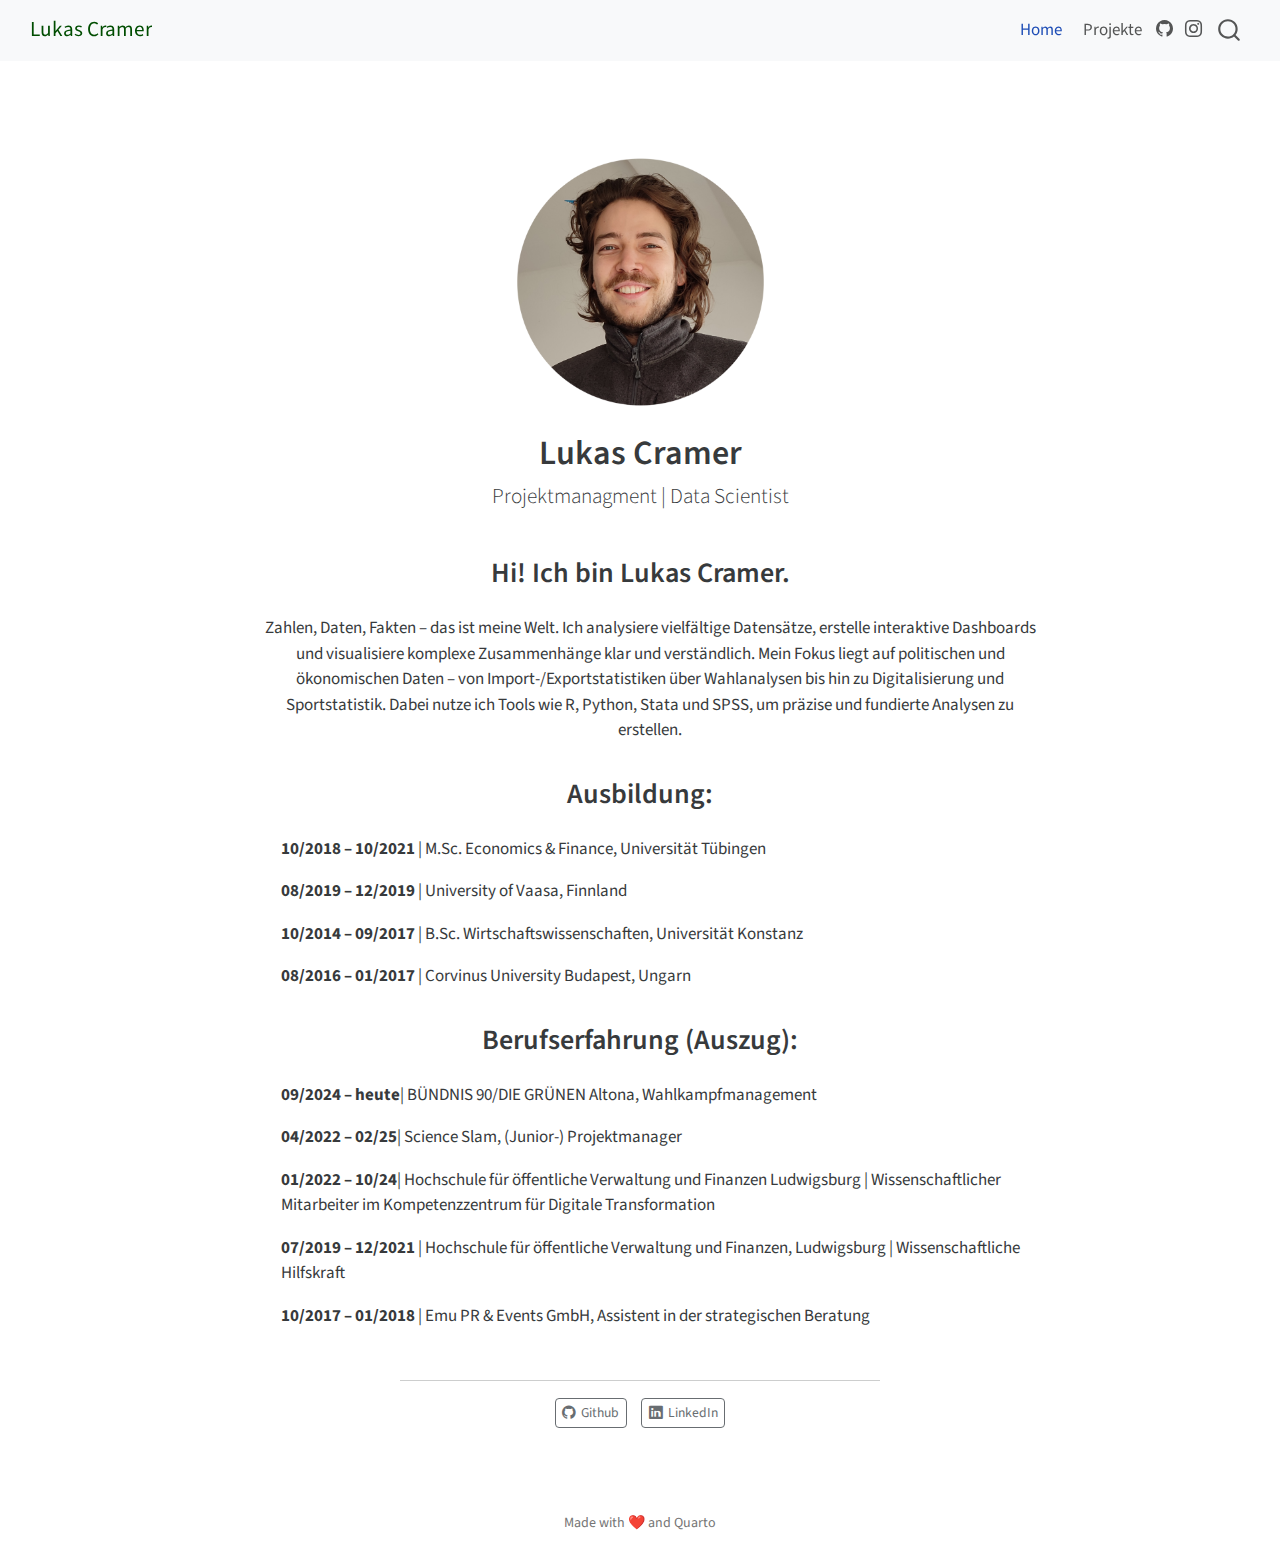
<file: docs/index.html>
<!DOCTYPE html>
<html xmlns="http://www.w3.org/1999/xhtml" lang="en" xml:lang="en"><head>

<meta charset="utf-8">
<meta name="generator" content="quarto-1.6.42">

<meta name="viewport" content="width=device-width, initial-scale=1.0, user-scalable=yes">


<title>Lukas Cramer – Home</title>
<style>
code{white-space: pre-wrap;}
span.smallcaps{font-variant: small-caps;}
div.columns{display: flex; gap: min(4vw, 1.5em);}
div.column{flex: auto; overflow-x: auto;}
div.hanging-indent{margin-left: 1.5em; text-indent: -1.5em;}
ul.task-list{list-style: none;}
ul.task-list li input[type="checkbox"] {
  width: 0.8em;
  margin: 0 0.8em 0.2em -1em; /* quarto-specific, see https://github.com/quarto-dev/quarto-cli/issues/4556 */ 
  vertical-align: middle;
}
</style>


<script src="site_libs/quarto-nav/quarto-nav.js"></script>
<script src="site_libs/quarto-nav/headroom.min.js"></script>
<script src="site_libs/clipboard/clipboard.min.js"></script>
<script src="site_libs/quarto-search/autocomplete.umd.js"></script>
<script src="site_libs/quarto-search/fuse.min.js"></script>
<script src="site_libs/quarto-search/quarto-search.js"></script>
<meta name="quarto:offset" content="./">
<script src="site_libs/quarto-html/quarto.js"></script>
<script src="site_libs/quarto-html/popper.min.js"></script>
<script src="site_libs/quarto-html/tippy.umd.min.js"></script>
<link href="site_libs/quarto-html/tippy.css" rel="stylesheet">
<link href="site_libs/quarto-html/quarto-syntax-highlighting-2f5df379a58b258e96c21c0638c20c03.css" rel="stylesheet" id="quarto-text-highlighting-styles">
<script src="site_libs/bootstrap/bootstrap.min.js"></script>
<link href="site_libs/bootstrap/bootstrap-icons.css" rel="stylesheet">
<link href="site_libs/bootstrap/bootstrap-0474817ce1b7bd80409b0462a27db4db.min.css" rel="stylesheet" append-hash="true" id="quarto-bootstrap" data-mode="light">
<script id="quarto-search-options" type="application/json">{
  "location": "navbar",
  "copy-button": false,
  "collapse-after": 3,
  "panel-placement": "end",
  "type": "overlay",
  "limit": 50,
  "keyboard-shortcut": [
    "f",
    "/",
    "s"
  ],
  "show-item-context": false,
  "language": {
    "search-no-results-text": "No results",
    "search-matching-documents-text": "matching documents",
    "search-copy-link-title": "Copy link to search",
    "search-hide-matches-text": "Hide additional matches",
    "search-more-match-text": "more match in this document",
    "search-more-matches-text": "more matches in this document",
    "search-clear-button-title": "Clear",
    "search-text-placeholder": "",
    "search-detached-cancel-button-title": "Cancel",
    "search-submit-button-title": "Submit",
    "search-label": "Search"
  }
}</script>


<meta property="og:title" content="Lukas Cramer – Home">
<meta property="og:description" content="Projektmanagment | Data Scientist">
<meta property="og:image" content="Lukas-Cramer.png">
<meta property="og:site_name" content="Home">
</head>

<body class="nav-fixed fullcontent">

<div id="quarto-search-results"></div>
  <header id="quarto-header" class="headroom fixed-top">
    <nav class="navbar navbar-expand-lg " data-bs-theme="dark">
      <div class="navbar-container container-fluid">
      <div class="navbar-brand-container mx-auto">
    <a class="navbar-brand" href="./index.html">
    <span class="navbar-title">Lukas Cramer</span>
    </a>
  </div>
            <div id="quarto-search" class="" title="Search"></div>
          <button class="navbar-toggler" type="button" data-bs-toggle="collapse" data-bs-target="#navbarCollapse" aria-controls="navbarCollapse" role="menu" aria-expanded="false" aria-label="Toggle navigation" onclick="if (window.quartoToggleHeadroom) { window.quartoToggleHeadroom(); }">
  <span class="navbar-toggler-icon"></span>
</button>
          <div class="collapse navbar-collapse" id="navbarCollapse">
            <ul class="navbar-nav navbar-nav-scroll ms-auto">
  <li class="nav-item">
    <a class="nav-link active" href="./index.html" aria-current="page"> 
<span class="menu-text">Home</span></a>
  </li>  
  <li class="nav-item">
    <a class="nav-link" href="./projekte.html"> 
<span class="menu-text">Projekte</span></a>
  </li>  
</ul>
          </div> <!-- /navcollapse -->
            <div class="quarto-navbar-tools">
    <a href="https://github.com/vetiveti" title="" class="quarto-navigation-tool px-1" aria-label=""><i class="bi bi-github"></i></a>
    <a href="https://www.instagram.com/cramer.lukas/" title="" class="quarto-navigation-tool px-1" aria-label=""><i class="bi bi-instagram"></i></a>
</div>
      </div> <!-- /container-fluid -->
    </nav>
</header>
<!-- content -->
<div id="quarto-content" class="quarto-container page-columns page-rows-contents page-layout-article page-navbar">
<!-- sidebar -->
<!-- margin-sidebar -->
    
<!-- main -->
<div class="quarto-about-jolla">
  <img src="Lukas-Cramer.png" class="about-image
  round " style="height: 15em; width: 15em;">
 <header id="title-block-header" class="quarto-title-block default">
<div class="quarto-title">
<h1 class="title">Lukas Cramer</h1>
<p class="subtitle lead">Projektmanagment | Data Scientist</p>
</div>
<div class="quarto-title-meta">
  </div>
</header><main class="content" id="quarto-document-content">
<section id="hi-ich-bin-lukas-cramer." class="level2">
<h2 data-anchor-id="hi-ich-bin-lukas-cramer.">Hi! Ich bin Lukas Cramer.</h2>
<div class="text-center">
<p>Zahlen, Daten, Fakten – das ist meine Welt. Ich analysiere vielfältige Datensätze, erstelle interaktive Dashboards und visualisiere komplexe Zusammenhänge klar und verständlich. Mein Fokus liegt auf politischen und ökonomischen Daten – von Import-/Exportstatistiken über Wahlanalysen bis hin zu Digitalisierung und Sportstatistik. Dabei nutze ich Tools wie R, Python, Stata und SPSS, um präzise und fundierte Analysen zu erstellen.</p>
</div>
</section>
<section id="ausbildung" class="level2">
<h2 data-anchor-id="ausbildung">Ausbildung:</h2>
<div class="text-left">
<p><strong>10/2018 – 10/2021</strong> | M.Sc. Economics &amp; Finance, Universität Tübingen</p>
<p><strong>08/2019 – 12/2019</strong> | University of Vaasa, Finnland</p>
<p><strong>10/2014 – 09/2017</strong> | B.Sc. Wirtschaftswissenschaften, Universität Konstanz</p>
<p><strong>08/2016 – 01/2017</strong> | Corvinus University Budapest, Ungarn</p>
</div>
</section>
<section id="berufserfahrung-auszug" class="level2">
<h2 data-anchor-id="berufserfahrung-auszug">Berufserfahrung (Auszug):</h2>
<div class="text-left">
<p><strong>09/2024 – heute</strong>| BÜNDNIS 90/DIE GRÜNEN Altona, Wahlkampfmanagement</p>
<p><strong>04/2022 – 02/25</strong>| Science Slam, (Junior-) Projektmanager</p>
<p><strong>01/2022 – 10/24</strong>| Hochschule für öffentliche Verwaltung und Finanzen Ludwigsburg | Wissenschaftlicher Mitarbeiter im Kompetenzzentrum für Digitale Transformation</p>
<p><strong>07/2019 – 12/2021</strong> | Hochschule für öffentliche Verwaltung und Finanzen, Ludwigsburg | Wissenschaftliche Hilfskraft</p>
<p><strong>10/2017 – 01/2018</strong> | Emu PR &amp; Events GmbH, Assistent in der strategischen Beratung</p>
</div>


</section>
</main> 
  <hr class="about-sep">
   <div class="about-links">
  <a href="https://github.com/vetiveti" class="about-link" rel="" target="">
    <i class="bi bi-github"></i>
     <span class="about-link-text">Github</span>
  </a>
  <a href="https://linkedin.com" class="about-link" rel="" target="">
    <i class="bi bi-linkedin"></i>
     <span class="about-link-text">LinkedIn</span>
  </a>
</div>
</div>
 <!-- /main -->
<script id="quarto-html-after-body" type="application/javascript">
window.document.addEventListener("DOMContentLoaded", function (event) {
  const toggleBodyColorMode = (bsSheetEl) => {
    const mode = bsSheetEl.getAttribute("data-mode");
    const bodyEl = window.document.querySelector("body");
    if (mode === "dark") {
      bodyEl.classList.add("quarto-dark");
      bodyEl.classList.remove("quarto-light");
    } else {
      bodyEl.classList.add("quarto-light");
      bodyEl.classList.remove("quarto-dark");
    }
  }
  const toggleBodyColorPrimary = () => {
    const bsSheetEl = window.document.querySelector("link#quarto-bootstrap");
    if (bsSheetEl) {
      toggleBodyColorMode(bsSheetEl);
    }
  }
  toggleBodyColorPrimary();  
  const isCodeAnnotation = (el) => {
    for (const clz of el.classList) {
      if (clz.startsWith('code-annotation-')) {                     
        return true;
      }
    }
    return false;
  }
  const onCopySuccess = function(e) {
    // button target
    const button = e.trigger;
    // don't keep focus
    button.blur();
    // flash "checked"
    button.classList.add('code-copy-button-checked');
    var currentTitle = button.getAttribute("title");
    button.setAttribute("title", "Copied!");
    let tooltip;
    if (window.bootstrap) {
      button.setAttribute("data-bs-toggle", "tooltip");
      button.setAttribute("data-bs-placement", "left");
      button.setAttribute("data-bs-title", "Copied!");
      tooltip = new bootstrap.Tooltip(button, 
        { trigger: "manual", 
          customClass: "code-copy-button-tooltip",
          offset: [0, -8]});
      tooltip.show();    
    }
    setTimeout(function() {
      if (tooltip) {
        tooltip.hide();
        button.removeAttribute("data-bs-title");
        button.removeAttribute("data-bs-toggle");
        button.removeAttribute("data-bs-placement");
      }
      button.setAttribute("title", currentTitle);
      button.classList.remove('code-copy-button-checked');
    }, 1000);
    // clear code selection
    e.clearSelection();
  }
  const getTextToCopy = function(trigger) {
      const codeEl = trigger.previousElementSibling.cloneNode(true);
      for (const childEl of codeEl.children) {
        if (isCodeAnnotation(childEl)) {
          childEl.remove();
        }
      }
      return codeEl.innerText;
  }
  const clipboard = new window.ClipboardJS('.code-copy-button:not([data-in-quarto-modal])', {
    text: getTextToCopy
  });
  clipboard.on('success', onCopySuccess);
  if (window.document.getElementById('quarto-embedded-source-code-modal')) {
    const clipboardModal = new window.ClipboardJS('.code-copy-button[data-in-quarto-modal]', {
      text: getTextToCopy,
      container: window.document.getElementById('quarto-embedded-source-code-modal')
    });
    clipboardModal.on('success', onCopySuccess);
  }
    var localhostRegex = new RegExp(/^(?:http|https):\/\/localhost\:?[0-9]*\//);
    var mailtoRegex = new RegExp(/^mailto:/);
      var filterRegex = new RegExp('/' + window.location.host + '/');
    var isInternal = (href) => {
        return filterRegex.test(href) || localhostRegex.test(href) || mailtoRegex.test(href);
    }
    // Inspect non-navigation links and adorn them if external
 	var links = window.document.querySelectorAll('a[href]:not(.nav-link):not(.navbar-brand):not(.toc-action):not(.sidebar-link):not(.sidebar-item-toggle):not(.pagination-link):not(.no-external):not([aria-hidden]):not(.dropdown-item):not(.quarto-navigation-tool):not(.about-link)');
    for (var i=0; i<links.length; i++) {
      const link = links[i];
      if (!isInternal(link.href)) {
        // undo the damage that might have been done by quarto-nav.js in the case of
        // links that we want to consider external
        if (link.dataset.originalHref !== undefined) {
          link.href = link.dataset.originalHref;
        }
      }
    }
  function tippyHover(el, contentFn, onTriggerFn, onUntriggerFn) {
    const config = {
      allowHTML: true,
      maxWidth: 500,
      delay: 100,
      arrow: false,
      appendTo: function(el) {
          return el.parentElement;
      },
      interactive: true,
      interactiveBorder: 10,
      theme: 'quarto',
      placement: 'bottom-start',
    };
    if (contentFn) {
      config.content = contentFn;
    }
    if (onTriggerFn) {
      config.onTrigger = onTriggerFn;
    }
    if (onUntriggerFn) {
      config.onUntrigger = onUntriggerFn;
    }
    window.tippy(el, config); 
  }
  const noterefs = window.document.querySelectorAll('a[role="doc-noteref"]');
  for (var i=0; i<noterefs.length; i++) {
    const ref = noterefs[i];
    tippyHover(ref, function() {
      // use id or data attribute instead here
      let href = ref.getAttribute('data-footnote-href') || ref.getAttribute('href');
      try { href = new URL(href).hash; } catch {}
      const id = href.replace(/^#\/?/, "");
      const note = window.document.getElementById(id);
      if (note) {
        return note.innerHTML;
      } else {
        return "";
      }
    });
  }
  const xrefs = window.document.querySelectorAll('a.quarto-xref');
  const processXRef = (id, note) => {
    // Strip column container classes
    const stripColumnClz = (el) => {
      el.classList.remove("page-full", "page-columns");
      if (el.children) {
        for (const child of el.children) {
          stripColumnClz(child);
        }
      }
    }
    stripColumnClz(note)
    if (id === null || id.startsWith('sec-')) {
      // Special case sections, only their first couple elements
      const container = document.createElement("div");
      if (note.children && note.children.length > 2) {
        container.appendChild(note.children[0].cloneNode(true));
        for (let i = 1; i < note.children.length; i++) {
          const child = note.children[i];
          if (child.tagName === "P" && child.innerText === "") {
            continue;
          } else {
            container.appendChild(child.cloneNode(true));
            break;
          }
        }
        if (window.Quarto?.typesetMath) {
          window.Quarto.typesetMath(container);
        }
        return container.innerHTML
      } else {
        if (window.Quarto?.typesetMath) {
          window.Quarto.typesetMath(note);
        }
        return note.innerHTML;
      }
    } else {
      // Remove any anchor links if they are present
      const anchorLink = note.querySelector('a.anchorjs-link');
      if (anchorLink) {
        anchorLink.remove();
      }
      if (window.Quarto?.typesetMath) {
        window.Quarto.typesetMath(note);
      }
      if (note.classList.contains("callout")) {
        return note.outerHTML;
      } else {
        return note.innerHTML;
      }
    }
  }
  for (var i=0; i<xrefs.length; i++) {
    const xref = xrefs[i];
    tippyHover(xref, undefined, function(instance) {
      instance.disable();
      let url = xref.getAttribute('href');
      let hash = undefined; 
      if (url.startsWith('#')) {
        hash = url;
      } else {
        try { hash = new URL(url).hash; } catch {}
      }
      if (hash) {
        const id = hash.replace(/^#\/?/, "");
        const note = window.document.getElementById(id);
        if (note !== null) {
          try {
            const html = processXRef(id, note.cloneNode(true));
            instance.setContent(html);
          } finally {
            instance.enable();
            instance.show();
          }
        } else {
          // See if we can fetch this
          fetch(url.split('#')[0])
          .then(res => res.text())
          .then(html => {
            const parser = new DOMParser();
            const htmlDoc = parser.parseFromString(html, "text/html");
            const note = htmlDoc.getElementById(id);
            if (note !== null) {
              const html = processXRef(id, note);
              instance.setContent(html);
            } 
          }).finally(() => {
            instance.enable();
            instance.show();
          });
        }
      } else {
        // See if we can fetch a full url (with no hash to target)
        // This is a special case and we should probably do some content thinning / targeting
        fetch(url)
        .then(res => res.text())
        .then(html => {
          const parser = new DOMParser();
          const htmlDoc = parser.parseFromString(html, "text/html");
          const note = htmlDoc.querySelector('main.content');
          if (note !== null) {
            // This should only happen for chapter cross references
            // (since there is no id in the URL)
            // remove the first header
            if (note.children.length > 0 && note.children[0].tagName === "HEADER") {
              note.children[0].remove();
            }
            const html = processXRef(null, note);
            instance.setContent(html);
          } 
        }).finally(() => {
          instance.enable();
          instance.show();
        });
      }
    }, function(instance) {
    });
  }
      let selectedAnnoteEl;
      const selectorForAnnotation = ( cell, annotation) => {
        let cellAttr = 'data-code-cell="' + cell + '"';
        let lineAttr = 'data-code-annotation="' +  annotation + '"';
        const selector = 'span[' + cellAttr + '][' + lineAttr + ']';
        return selector;
      }
      const selectCodeLines = (annoteEl) => {
        const doc = window.document;
        const targetCell = annoteEl.getAttribute("data-target-cell");
        const targetAnnotation = annoteEl.getAttribute("data-target-annotation");
        const annoteSpan = window.document.querySelector(selectorForAnnotation(targetCell, targetAnnotation));
        const lines = annoteSpan.getAttribute("data-code-lines").split(",");
        const lineIds = lines.map((line) => {
          return targetCell + "-" + line;
        })
        let top = null;
        let height = null;
        let parent = null;
        if (lineIds.length > 0) {
            //compute the position of the single el (top and bottom and make a div)
            const el = window.document.getElementById(lineIds[0]);
            top = el.offsetTop;
            height = el.offsetHeight;
            parent = el.parentElement.parentElement;
          if (lineIds.length > 1) {
            const lastEl = window.document.getElementById(lineIds[lineIds.length - 1]);
            const bottom = lastEl.offsetTop + lastEl.offsetHeight;
            height = bottom - top;
          }
          if (top !== null && height !== null && parent !== null) {
            // cook up a div (if necessary) and position it 
            let div = window.document.getElementById("code-annotation-line-highlight");
            if (div === null) {
              div = window.document.createElement("div");
              div.setAttribute("id", "code-annotation-line-highlight");
              div.style.position = 'absolute';
              parent.appendChild(div);
            }
            div.style.top = top - 2 + "px";
            div.style.height = height + 4 + "px";
            div.style.left = 0;
            let gutterDiv = window.document.getElementById("code-annotation-line-highlight-gutter");
            if (gutterDiv === null) {
              gutterDiv = window.document.createElement("div");
              gutterDiv.setAttribute("id", "code-annotation-line-highlight-gutter");
              gutterDiv.style.position = 'absolute';
              const codeCell = window.document.getElementById(targetCell);
              const gutter = codeCell.querySelector('.code-annotation-gutter');
              gutter.appendChild(gutterDiv);
            }
            gutterDiv.style.top = top - 2 + "px";
            gutterDiv.style.height = height + 4 + "px";
          }
          selectedAnnoteEl = annoteEl;
        }
      };
      const unselectCodeLines = () => {
        const elementsIds = ["code-annotation-line-highlight", "code-annotation-line-highlight-gutter"];
        elementsIds.forEach((elId) => {
          const div = window.document.getElementById(elId);
          if (div) {
            div.remove();
          }
        });
        selectedAnnoteEl = undefined;
      };
        // Handle positioning of the toggle
    window.addEventListener(
      "resize",
      throttle(() => {
        elRect = undefined;
        if (selectedAnnoteEl) {
          selectCodeLines(selectedAnnoteEl);
        }
      }, 10)
    );
    function throttle(fn, ms) {
    let throttle = false;
    let timer;
      return (...args) => {
        if(!throttle) { // first call gets through
            fn.apply(this, args);
            throttle = true;
        } else { // all the others get throttled
            if(timer) clearTimeout(timer); // cancel #2
            timer = setTimeout(() => {
              fn.apply(this, args);
              timer = throttle = false;
            }, ms);
        }
      };
    }
      // Attach click handler to the DT
      const annoteDls = window.document.querySelectorAll('dt[data-target-cell]');
      for (const annoteDlNode of annoteDls) {
        annoteDlNode.addEventListener('click', (event) => {
          const clickedEl = event.target;
          if (clickedEl !== selectedAnnoteEl) {
            unselectCodeLines();
            const activeEl = window.document.querySelector('dt[data-target-cell].code-annotation-active');
            if (activeEl) {
              activeEl.classList.remove('code-annotation-active');
            }
            selectCodeLines(clickedEl);
            clickedEl.classList.add('code-annotation-active');
          } else {
            // Unselect the line
            unselectCodeLines();
            clickedEl.classList.remove('code-annotation-active');
          }
        });
      }
  const findCites = (el) => {
    const parentEl = el.parentElement;
    if (parentEl) {
      const cites = parentEl.dataset.cites;
      if (cites) {
        return {
          el,
          cites: cites.split(' ')
        };
      } else {
        return findCites(el.parentElement)
      }
    } else {
      return undefined;
    }
  };
  var bibliorefs = window.document.querySelectorAll('a[role="doc-biblioref"]');
  for (var i=0; i<bibliorefs.length; i++) {
    const ref = bibliorefs[i];
    const citeInfo = findCites(ref);
    if (citeInfo) {
      tippyHover(citeInfo.el, function() {
        var popup = window.document.createElement('div');
        citeInfo.cites.forEach(function(cite) {
          var citeDiv = window.document.createElement('div');
          citeDiv.classList.add('hanging-indent');
          citeDiv.classList.add('csl-entry');
          var biblioDiv = window.document.getElementById('ref-' + cite);
          if (biblioDiv) {
            citeDiv.innerHTML = biblioDiv.innerHTML;
          }
          popup.appendChild(citeDiv);
        });
        return popup.innerHTML;
      });
    }
  }
});
</script>
</div> <!-- /content -->
<footer class="footer">
  <div class="nav-footer">
    <div class="nav-footer-left">
      &nbsp;
    </div>   
    <div class="nav-footer-center">
<p>Made with ❤️ and Quarto</p>
</div>
    <div class="nav-footer-right">
      &nbsp;
    </div>
  </div>
</footer>




</body></html>
</file>
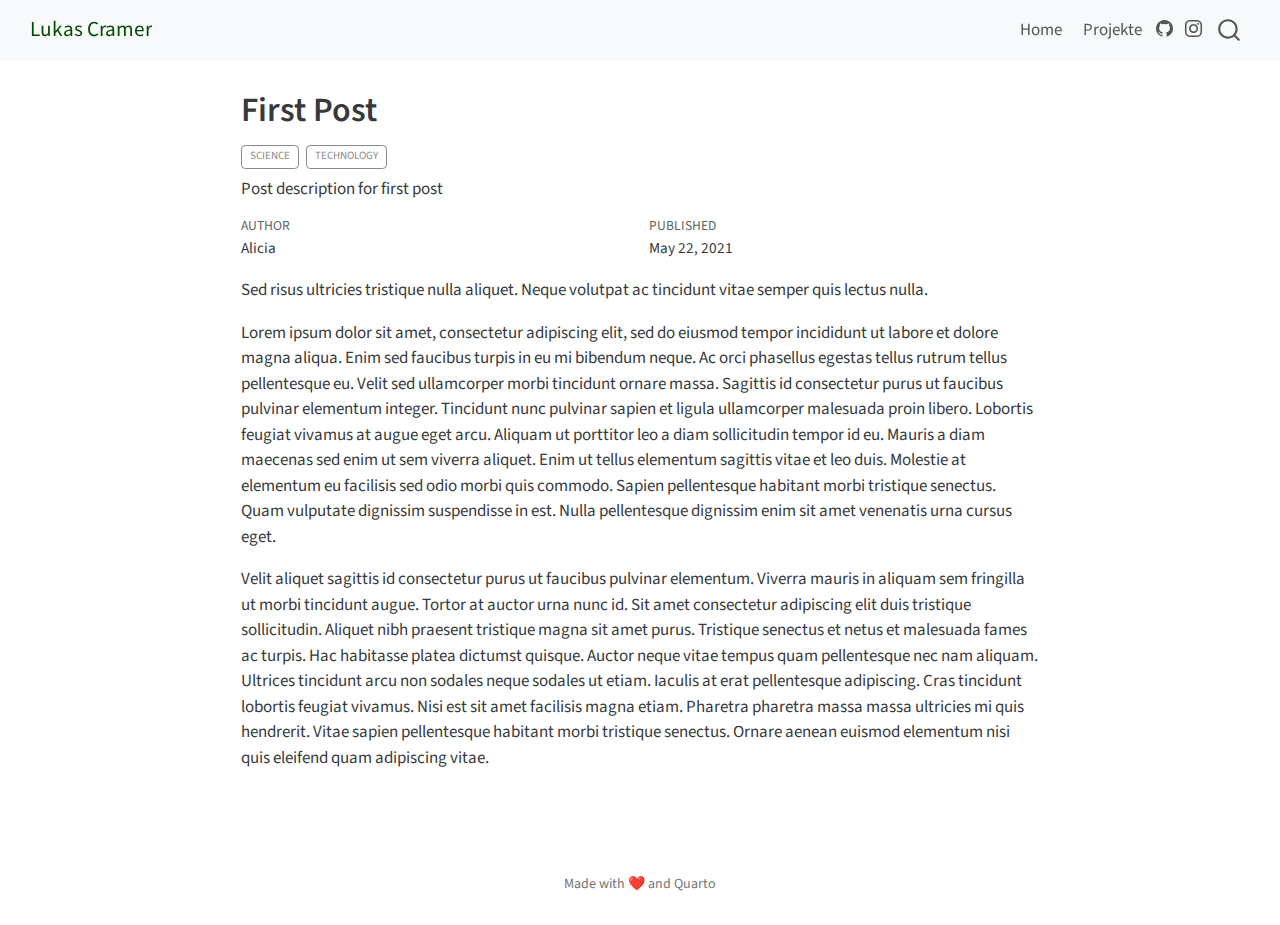
<file: docs/blog/first-post/index.html>
<!DOCTYPE html>
<html xmlns="http://www.w3.org/1999/xhtml" lang="en" xml:lang="en"><head>

<meta charset="utf-8">
<meta name="generator" content="quarto-1.6.42">

<meta name="viewport" content="width=device-width, initial-scale=1.0, user-scalable=yes">

<meta name="author" content="Alicia">
<meta name="dcterms.date" content="2021-05-22">
<meta name="description" content="Post description for first post">

<title>First Post – Home</title>
<style>
code{white-space: pre-wrap;}
span.smallcaps{font-variant: small-caps;}
div.columns{display: flex; gap: min(4vw, 1.5em);}
div.column{flex: auto; overflow-x: auto;}
div.hanging-indent{margin-left: 1.5em; text-indent: -1.5em;}
ul.task-list{list-style: none;}
ul.task-list li input[type="checkbox"] {
  width: 0.8em;
  margin: 0 0.8em 0.2em -1em; /* quarto-specific, see https://github.com/quarto-dev/quarto-cli/issues/4556 */ 
  vertical-align: middle;
}
</style>


<script src="../../site_libs/quarto-nav/quarto-nav.js"></script>
<script src="../../site_libs/quarto-nav/headroom.min.js"></script>
<script src="../../site_libs/clipboard/clipboard.min.js"></script>
<script src="../../site_libs/quarto-search/autocomplete.umd.js"></script>
<script src="../../site_libs/quarto-search/fuse.min.js"></script>
<script src="../../site_libs/quarto-search/quarto-search.js"></script>
<meta name="quarto:offset" content="../../">
<script src="../../site_libs/quarto-html/quarto.js"></script>
<script src="../../site_libs/quarto-html/popper.min.js"></script>
<script src="../../site_libs/quarto-html/tippy.umd.min.js"></script>
<script src="../../site_libs/quarto-html/anchor.min.js"></script>
<link href="../../site_libs/quarto-html/tippy.css" rel="stylesheet">
<link href="../../site_libs/quarto-html/quarto-syntax-highlighting-2f5df379a58b258e96c21c0638c20c03.css" rel="stylesheet" id="quarto-text-highlighting-styles">
<script src="../../site_libs/bootstrap/bootstrap.min.js"></script>
<link href="../../site_libs/bootstrap/bootstrap-icons.css" rel="stylesheet">
<link href="../../site_libs/bootstrap/bootstrap-0474817ce1b7bd80409b0462a27db4db.min.css" rel="stylesheet" append-hash="true" id="quarto-bootstrap" data-mode="light">
<script id="quarto-search-options" type="application/json">{
  "location": "navbar",
  "copy-button": false,
  "collapse-after": 3,
  "panel-placement": "end",
  "type": "overlay",
  "limit": 50,
  "keyboard-shortcut": [
    "f",
    "/",
    "s"
  ],
  "show-item-context": false,
  "language": {
    "search-no-results-text": "No results",
    "search-matching-documents-text": "matching documents",
    "search-copy-link-title": "Copy link to search",
    "search-hide-matches-text": "Hide additional matches",
    "search-more-match-text": "more match in this document",
    "search-more-matches-text": "more matches in this document",
    "search-clear-button-title": "Clear",
    "search-text-placeholder": "",
    "search-detached-cancel-button-title": "Cancel",
    "search-submit-button-title": "Submit",
    "search-label": "Search"
  }
}</script>


<meta property="og:title" content="First Post – Home">
<meta property="og:description" content="Post description for first post">
<meta property="og:image" content="cover.jpg">
<meta property="og:site_name" content="Home">
</head>

<body class="nav-fixed fullcontent">

<div id="quarto-search-results"></div>
  <header id="quarto-header" class="headroom fixed-top">
    <nav class="navbar navbar-expand-lg " data-bs-theme="dark">
      <div class="navbar-container container-fluid">
      <div class="navbar-brand-container mx-auto">
    <a class="navbar-brand" href="../../index.html">
    <span class="navbar-title">Lukas Cramer</span>
    </a>
  </div>
            <div id="quarto-search" class="" title="Search"></div>
          <button class="navbar-toggler" type="button" data-bs-toggle="collapse" data-bs-target="#navbarCollapse" aria-controls="navbarCollapse" role="menu" aria-expanded="false" aria-label="Toggle navigation" onclick="if (window.quartoToggleHeadroom) { window.quartoToggleHeadroom(); }">
  <span class="navbar-toggler-icon"></span>
</button>
          <div class="collapse navbar-collapse" id="navbarCollapse">
            <ul class="navbar-nav navbar-nav-scroll ms-auto">
  <li class="nav-item">
    <a class="nav-link" href="../../index.html"> 
<span class="menu-text">Home</span></a>
  </li>  
  <li class="nav-item">
    <a class="nav-link" href="../../projekte.html"> 
<span class="menu-text">Projekte</span></a>
  </li>  
</ul>
          </div> <!-- /navcollapse -->
            <div class="quarto-navbar-tools">
    <a href="https://github.com/vetiveti" title="" class="quarto-navigation-tool px-1" aria-label=""><i class="bi bi-github"></i></a>
    <a href="https://www.instagram.com/cramer.lukas/" title="" class="quarto-navigation-tool px-1" aria-label=""><i class="bi bi-instagram"></i></a>
</div>
      </div> <!-- /container-fluid -->
    </nav>
</header>
<!-- content -->
<div id="quarto-content" class="quarto-container page-columns page-rows-contents page-layout-article page-navbar">
<!-- sidebar -->
<!-- margin-sidebar -->
    
<!-- main -->
<main class="content" id="quarto-document-content">

<header id="title-block-header" class="quarto-title-block default">
<div class="quarto-title">
<h1 class="title">First Post</h1>
  <div class="quarto-categories">
    <div class="quarto-category">Science</div>
    <div class="quarto-category">Technology</div>
  </div>
  </div>

<div>
  <div class="description">
    Post description for first post
  </div>
</div>


<div class="quarto-title-meta">

    <div>
    <div class="quarto-title-meta-heading">Author</div>
    <div class="quarto-title-meta-contents">
             <p>Alicia </p>
          </div>
  </div>
    
    <div>
    <div class="quarto-title-meta-heading">Published</div>
    <div class="quarto-title-meta-contents">
      <p class="date">May 22, 2021</p>
    </div>
  </div>
  
    
  </div>
  


</header>


<p>Sed risus ultricies tristique nulla aliquet. Neque volutpat ac tincidunt vitae semper quis lectus nulla.</p>
<p>Lorem ipsum dolor sit amet, consectetur adipiscing elit, sed do eiusmod tempor incididunt ut labore et dolore magna aliqua. Enim sed faucibus turpis in eu mi bibendum neque. Ac orci phasellus egestas tellus rutrum tellus pellentesque eu. Velit sed ullamcorper morbi tincidunt ornare massa. Sagittis id consectetur purus ut faucibus pulvinar elementum integer. Tincidunt nunc pulvinar sapien et ligula ullamcorper malesuada proin libero. Lobortis feugiat vivamus at augue eget arcu. Aliquam ut porttitor leo a diam sollicitudin tempor id eu. Mauris a diam maecenas sed enim ut sem viverra aliquet. Enim ut tellus elementum sagittis vitae et leo duis. Molestie at elementum eu facilisis sed odio morbi quis commodo. Sapien pellentesque habitant morbi tristique senectus. Quam vulputate dignissim suspendisse in est. Nulla pellentesque dignissim enim sit amet venenatis urna cursus eget.</p>
<p>Velit aliquet sagittis id consectetur purus ut faucibus pulvinar elementum. Viverra mauris in aliquam sem fringilla ut morbi tincidunt augue. Tortor at auctor urna nunc id. Sit amet consectetur adipiscing elit duis tristique sollicitudin. Aliquet nibh praesent tristique magna sit amet purus. Tristique senectus et netus et malesuada fames ac turpis. Hac habitasse platea dictumst quisque. Auctor neque vitae tempus quam pellentesque nec nam aliquam. Ultrices tincidunt arcu non sodales neque sodales ut etiam. Iaculis at erat pellentesque adipiscing. Cras tincidunt lobortis feugiat vivamus. Nisi est sit amet facilisis magna etiam. Pharetra pharetra massa massa ultricies mi quis hendrerit. Vitae sapien pellentesque habitant morbi tristique senectus. Ornare aenean euismod elementum nisi quis eleifend quam adipiscing vitae.</p>



</main> <!-- /main -->
<script id="quarto-html-after-body" type="application/javascript">
window.document.addEventListener("DOMContentLoaded", function (event) {
  const toggleBodyColorMode = (bsSheetEl) => {
    const mode = bsSheetEl.getAttribute("data-mode");
    const bodyEl = window.document.querySelector("body");
    if (mode === "dark") {
      bodyEl.classList.add("quarto-dark");
      bodyEl.classList.remove("quarto-light");
    } else {
      bodyEl.classList.add("quarto-light");
      bodyEl.classList.remove("quarto-dark");
    }
  }
  const toggleBodyColorPrimary = () => {
    const bsSheetEl = window.document.querySelector("link#quarto-bootstrap");
    if (bsSheetEl) {
      toggleBodyColorMode(bsSheetEl);
    }
  }
  toggleBodyColorPrimary();  
  const icon = "";
  const anchorJS = new window.AnchorJS();
  anchorJS.options = {
    placement: 'right',
    icon: icon
  };
  anchorJS.add('.anchored');
  const isCodeAnnotation = (el) => {
    for (const clz of el.classList) {
      if (clz.startsWith('code-annotation-')) {                     
        return true;
      }
    }
    return false;
  }
  const onCopySuccess = function(e) {
    // button target
    const button = e.trigger;
    // don't keep focus
    button.blur();
    // flash "checked"
    button.classList.add('code-copy-button-checked');
    var currentTitle = button.getAttribute("title");
    button.setAttribute("title", "Copied!");
    let tooltip;
    if (window.bootstrap) {
      button.setAttribute("data-bs-toggle", "tooltip");
      button.setAttribute("data-bs-placement", "left");
      button.setAttribute("data-bs-title", "Copied!");
      tooltip = new bootstrap.Tooltip(button, 
        { trigger: "manual", 
          customClass: "code-copy-button-tooltip",
          offset: [0, -8]});
      tooltip.show();    
    }
    setTimeout(function() {
      if (tooltip) {
        tooltip.hide();
        button.removeAttribute("data-bs-title");
        button.removeAttribute("data-bs-toggle");
        button.removeAttribute("data-bs-placement");
      }
      button.setAttribute("title", currentTitle);
      button.classList.remove('code-copy-button-checked');
    }, 1000);
    // clear code selection
    e.clearSelection();
  }
  const getTextToCopy = function(trigger) {
      const codeEl = trigger.previousElementSibling.cloneNode(true);
      for (const childEl of codeEl.children) {
        if (isCodeAnnotation(childEl)) {
          childEl.remove();
        }
      }
      return codeEl.innerText;
  }
  const clipboard = new window.ClipboardJS('.code-copy-button:not([data-in-quarto-modal])', {
    text: getTextToCopy
  });
  clipboard.on('success', onCopySuccess);
  if (window.document.getElementById('quarto-embedded-source-code-modal')) {
    const clipboardModal = new window.ClipboardJS('.code-copy-button[data-in-quarto-modal]', {
      text: getTextToCopy,
      container: window.document.getElementById('quarto-embedded-source-code-modal')
    });
    clipboardModal.on('success', onCopySuccess);
  }
    var localhostRegex = new RegExp(/^(?:http|https):\/\/localhost\:?[0-9]*\//);
    var mailtoRegex = new RegExp(/^mailto:/);
      var filterRegex = new RegExp('/' + window.location.host + '/');
    var isInternal = (href) => {
        return filterRegex.test(href) || localhostRegex.test(href) || mailtoRegex.test(href);
    }
    // Inspect non-navigation links and adorn them if external
 	var links = window.document.querySelectorAll('a[href]:not(.nav-link):not(.navbar-brand):not(.toc-action):not(.sidebar-link):not(.sidebar-item-toggle):not(.pagination-link):not(.no-external):not([aria-hidden]):not(.dropdown-item):not(.quarto-navigation-tool):not(.about-link)');
    for (var i=0; i<links.length; i++) {
      const link = links[i];
      if (!isInternal(link.href)) {
        // undo the damage that might have been done by quarto-nav.js in the case of
        // links that we want to consider external
        if (link.dataset.originalHref !== undefined) {
          link.href = link.dataset.originalHref;
        }
      }
    }
  function tippyHover(el, contentFn, onTriggerFn, onUntriggerFn) {
    const config = {
      allowHTML: true,
      maxWidth: 500,
      delay: 100,
      arrow: false,
      appendTo: function(el) {
          return el.parentElement;
      },
      interactive: true,
      interactiveBorder: 10,
      theme: 'quarto',
      placement: 'bottom-start',
    };
    if (contentFn) {
      config.content = contentFn;
    }
    if (onTriggerFn) {
      config.onTrigger = onTriggerFn;
    }
    if (onUntriggerFn) {
      config.onUntrigger = onUntriggerFn;
    }
    window.tippy(el, config); 
  }
  const noterefs = window.document.querySelectorAll('a[role="doc-noteref"]');
  for (var i=0; i<noterefs.length; i++) {
    const ref = noterefs[i];
    tippyHover(ref, function() {
      // use id or data attribute instead here
      let href = ref.getAttribute('data-footnote-href') || ref.getAttribute('href');
      try { href = new URL(href).hash; } catch {}
      const id = href.replace(/^#\/?/, "");
      const note = window.document.getElementById(id);
      if (note) {
        return note.innerHTML;
      } else {
        return "";
      }
    });
  }
  const xrefs = window.document.querySelectorAll('a.quarto-xref');
  const processXRef = (id, note) => {
    // Strip column container classes
    const stripColumnClz = (el) => {
      el.classList.remove("page-full", "page-columns");
      if (el.children) {
        for (const child of el.children) {
          stripColumnClz(child);
        }
      }
    }
    stripColumnClz(note)
    if (id === null || id.startsWith('sec-')) {
      // Special case sections, only their first couple elements
      const container = document.createElement("div");
      if (note.children && note.children.length > 2) {
        container.appendChild(note.children[0].cloneNode(true));
        for (let i = 1; i < note.children.length; i++) {
          const child = note.children[i];
          if (child.tagName === "P" && child.innerText === "") {
            continue;
          } else {
            container.appendChild(child.cloneNode(true));
            break;
          }
        }
        if (window.Quarto?.typesetMath) {
          window.Quarto.typesetMath(container);
        }
        return container.innerHTML
      } else {
        if (window.Quarto?.typesetMath) {
          window.Quarto.typesetMath(note);
        }
        return note.innerHTML;
      }
    } else {
      // Remove any anchor links if they are present
      const anchorLink = note.querySelector('a.anchorjs-link');
      if (anchorLink) {
        anchorLink.remove();
      }
      if (window.Quarto?.typesetMath) {
        window.Quarto.typesetMath(note);
      }
      if (note.classList.contains("callout")) {
        return note.outerHTML;
      } else {
        return note.innerHTML;
      }
    }
  }
  for (var i=0; i<xrefs.length; i++) {
    const xref = xrefs[i];
    tippyHover(xref, undefined, function(instance) {
      instance.disable();
      let url = xref.getAttribute('href');
      let hash = undefined; 
      if (url.startsWith('#')) {
        hash = url;
      } else {
        try { hash = new URL(url).hash; } catch {}
      }
      if (hash) {
        const id = hash.replace(/^#\/?/, "");
        const note = window.document.getElementById(id);
        if (note !== null) {
          try {
            const html = processXRef(id, note.cloneNode(true));
            instance.setContent(html);
          } finally {
            instance.enable();
            instance.show();
          }
        } else {
          // See if we can fetch this
          fetch(url.split('#')[0])
          .then(res => res.text())
          .then(html => {
            const parser = new DOMParser();
            const htmlDoc = parser.parseFromString(html, "text/html");
            const note = htmlDoc.getElementById(id);
            if (note !== null) {
              const html = processXRef(id, note);
              instance.setContent(html);
            } 
          }).finally(() => {
            instance.enable();
            instance.show();
          });
        }
      } else {
        // See if we can fetch a full url (with no hash to target)
        // This is a special case and we should probably do some content thinning / targeting
        fetch(url)
        .then(res => res.text())
        .then(html => {
          const parser = new DOMParser();
          const htmlDoc = parser.parseFromString(html, "text/html");
          const note = htmlDoc.querySelector('main.content');
          if (note !== null) {
            // This should only happen for chapter cross references
            // (since there is no id in the URL)
            // remove the first header
            if (note.children.length > 0 && note.children[0].tagName === "HEADER") {
              note.children[0].remove();
            }
            const html = processXRef(null, note);
            instance.setContent(html);
          } 
        }).finally(() => {
          instance.enable();
          instance.show();
        });
      }
    }, function(instance) {
    });
  }
      let selectedAnnoteEl;
      const selectorForAnnotation = ( cell, annotation) => {
        let cellAttr = 'data-code-cell="' + cell + '"';
        let lineAttr = 'data-code-annotation="' +  annotation + '"';
        const selector = 'span[' + cellAttr + '][' + lineAttr + ']';
        return selector;
      }
      const selectCodeLines = (annoteEl) => {
        const doc = window.document;
        const targetCell = annoteEl.getAttribute("data-target-cell");
        const targetAnnotation = annoteEl.getAttribute("data-target-annotation");
        const annoteSpan = window.document.querySelector(selectorForAnnotation(targetCell, targetAnnotation));
        const lines = annoteSpan.getAttribute("data-code-lines").split(",");
        const lineIds = lines.map((line) => {
          return targetCell + "-" + line;
        })
        let top = null;
        let height = null;
        let parent = null;
        if (lineIds.length > 0) {
            //compute the position of the single el (top and bottom and make a div)
            const el = window.document.getElementById(lineIds[0]);
            top = el.offsetTop;
            height = el.offsetHeight;
            parent = el.parentElement.parentElement;
          if (lineIds.length > 1) {
            const lastEl = window.document.getElementById(lineIds[lineIds.length - 1]);
            const bottom = lastEl.offsetTop + lastEl.offsetHeight;
            height = bottom - top;
          }
          if (top !== null && height !== null && parent !== null) {
            // cook up a div (if necessary) and position it 
            let div = window.document.getElementById("code-annotation-line-highlight");
            if (div === null) {
              div = window.document.createElement("div");
              div.setAttribute("id", "code-annotation-line-highlight");
              div.style.position = 'absolute';
              parent.appendChild(div);
            }
            div.style.top = top - 2 + "px";
            div.style.height = height + 4 + "px";
            div.style.left = 0;
            let gutterDiv = window.document.getElementById("code-annotation-line-highlight-gutter");
            if (gutterDiv === null) {
              gutterDiv = window.document.createElement("div");
              gutterDiv.setAttribute("id", "code-annotation-line-highlight-gutter");
              gutterDiv.style.position = 'absolute';
              const codeCell = window.document.getElementById(targetCell);
              const gutter = codeCell.querySelector('.code-annotation-gutter');
              gutter.appendChild(gutterDiv);
            }
            gutterDiv.style.top = top - 2 + "px";
            gutterDiv.style.height = height + 4 + "px";
          }
          selectedAnnoteEl = annoteEl;
        }
      };
      const unselectCodeLines = () => {
        const elementsIds = ["code-annotation-line-highlight", "code-annotation-line-highlight-gutter"];
        elementsIds.forEach((elId) => {
          const div = window.document.getElementById(elId);
          if (div) {
            div.remove();
          }
        });
        selectedAnnoteEl = undefined;
      };
        // Handle positioning of the toggle
    window.addEventListener(
      "resize",
      throttle(() => {
        elRect = undefined;
        if (selectedAnnoteEl) {
          selectCodeLines(selectedAnnoteEl);
        }
      }, 10)
    );
    function throttle(fn, ms) {
    let throttle = false;
    let timer;
      return (...args) => {
        if(!throttle) { // first call gets through
            fn.apply(this, args);
            throttle = true;
        } else { // all the others get throttled
            if(timer) clearTimeout(timer); // cancel #2
            timer = setTimeout(() => {
              fn.apply(this, args);
              timer = throttle = false;
            }, ms);
        }
      };
    }
      // Attach click handler to the DT
      const annoteDls = window.document.querySelectorAll('dt[data-target-cell]');
      for (const annoteDlNode of annoteDls) {
        annoteDlNode.addEventListener('click', (event) => {
          const clickedEl = event.target;
          if (clickedEl !== selectedAnnoteEl) {
            unselectCodeLines();
            const activeEl = window.document.querySelector('dt[data-target-cell].code-annotation-active');
            if (activeEl) {
              activeEl.classList.remove('code-annotation-active');
            }
            selectCodeLines(clickedEl);
            clickedEl.classList.add('code-annotation-active');
          } else {
            // Unselect the line
            unselectCodeLines();
            clickedEl.classList.remove('code-annotation-active');
          }
        });
      }
  const findCites = (el) => {
    const parentEl = el.parentElement;
    if (parentEl) {
      const cites = parentEl.dataset.cites;
      if (cites) {
        return {
          el,
          cites: cites.split(' ')
        };
      } else {
        return findCites(el.parentElement)
      }
    } else {
      return undefined;
    }
  };
  var bibliorefs = window.document.querySelectorAll('a[role="doc-biblioref"]');
  for (var i=0; i<bibliorefs.length; i++) {
    const ref = bibliorefs[i];
    const citeInfo = findCites(ref);
    if (citeInfo) {
      tippyHover(citeInfo.el, function() {
        var popup = window.document.createElement('div');
        citeInfo.cites.forEach(function(cite) {
          var citeDiv = window.document.createElement('div');
          citeDiv.classList.add('hanging-indent');
          citeDiv.classList.add('csl-entry');
          var biblioDiv = window.document.getElementById('ref-' + cite);
          if (biblioDiv) {
            citeDiv.innerHTML = biblioDiv.innerHTML;
          }
          popup.appendChild(citeDiv);
        });
        return popup.innerHTML;
      });
    }
  }
});
</script>
</div> <!-- /content -->
<footer class="footer">
  <div class="nav-footer">
    <div class="nav-footer-left">
      &nbsp;
    </div>   
    <div class="nav-footer-center">
<p>Made with ❤️ and Quarto</p>
</div>
    <div class="nav-footer-right">
      &nbsp;
    </div>
  </div>
</footer>




</body></html>
</file>
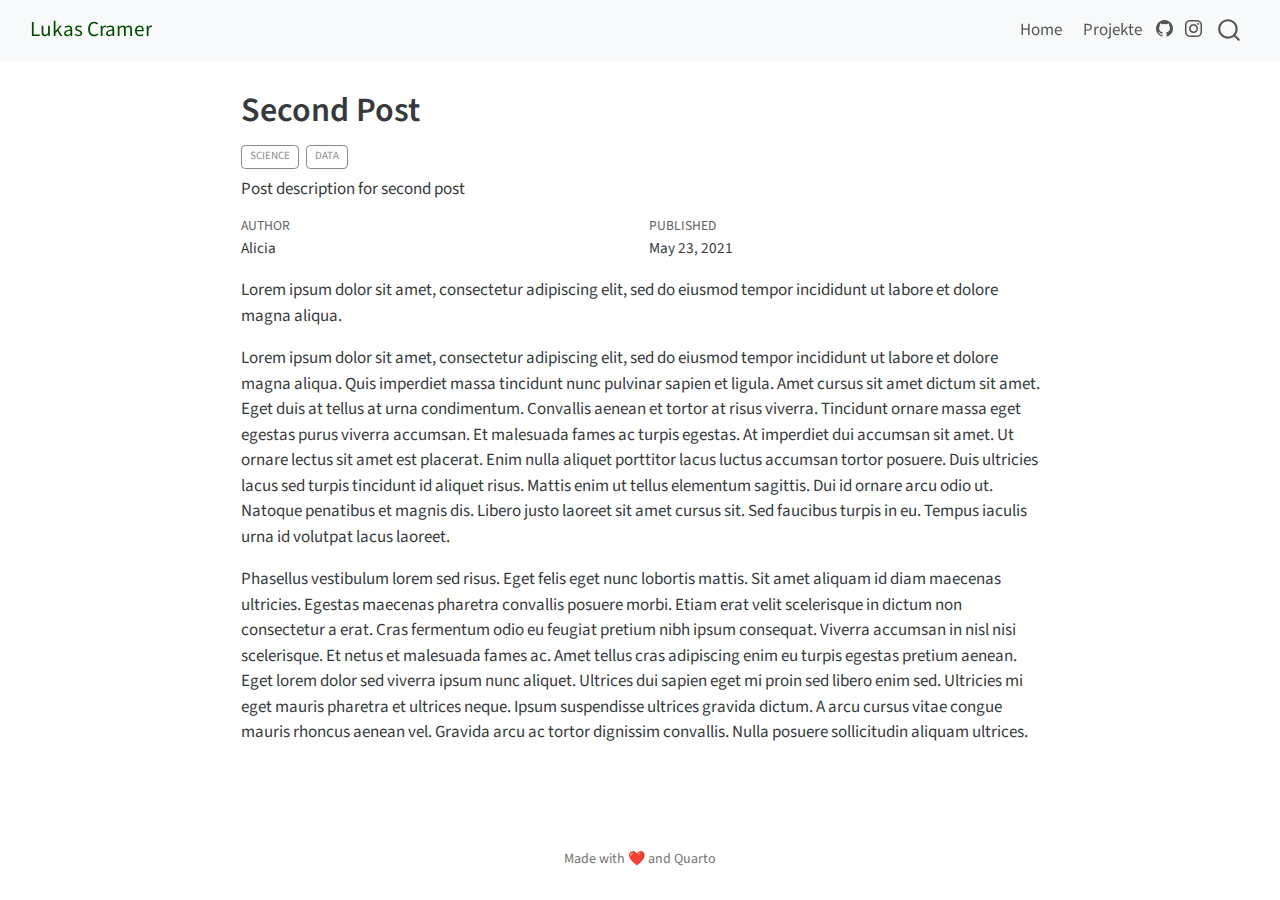
<file: docs/blog/second-post/index.html>
<!DOCTYPE html>
<html xmlns="http://www.w3.org/1999/xhtml" lang="en" xml:lang="en"><head>

<meta charset="utf-8">
<meta name="generator" content="quarto-1.6.42">

<meta name="viewport" content="width=device-width, initial-scale=1.0, user-scalable=yes">

<meta name="author" content="Alicia">
<meta name="dcterms.date" content="2021-05-23">
<meta name="description" content="Post description for second post">

<title>Second Post – Home</title>
<style>
code{white-space: pre-wrap;}
span.smallcaps{font-variant: small-caps;}
div.columns{display: flex; gap: min(4vw, 1.5em);}
div.column{flex: auto; overflow-x: auto;}
div.hanging-indent{margin-left: 1.5em; text-indent: -1.5em;}
ul.task-list{list-style: none;}
ul.task-list li input[type="checkbox"] {
  width: 0.8em;
  margin: 0 0.8em 0.2em -1em; /* quarto-specific, see https://github.com/quarto-dev/quarto-cli/issues/4556 */ 
  vertical-align: middle;
}
</style>


<script src="../../site_libs/quarto-nav/quarto-nav.js"></script>
<script src="../../site_libs/quarto-nav/headroom.min.js"></script>
<script src="../../site_libs/clipboard/clipboard.min.js"></script>
<script src="../../site_libs/quarto-search/autocomplete.umd.js"></script>
<script src="../../site_libs/quarto-search/fuse.min.js"></script>
<script src="../../site_libs/quarto-search/quarto-search.js"></script>
<meta name="quarto:offset" content="../../">
<script src="../../site_libs/quarto-html/quarto.js"></script>
<script src="../../site_libs/quarto-html/popper.min.js"></script>
<script src="../../site_libs/quarto-html/tippy.umd.min.js"></script>
<script src="../../site_libs/quarto-html/anchor.min.js"></script>
<link href="../../site_libs/quarto-html/tippy.css" rel="stylesheet">
<link href="../../site_libs/quarto-html/quarto-syntax-highlighting-2f5df379a58b258e96c21c0638c20c03.css" rel="stylesheet" id="quarto-text-highlighting-styles">
<script src="../../site_libs/bootstrap/bootstrap.min.js"></script>
<link href="../../site_libs/bootstrap/bootstrap-icons.css" rel="stylesheet">
<link href="../../site_libs/bootstrap/bootstrap-0474817ce1b7bd80409b0462a27db4db.min.css" rel="stylesheet" append-hash="true" id="quarto-bootstrap" data-mode="light">
<script id="quarto-search-options" type="application/json">{
  "location": "navbar",
  "copy-button": false,
  "collapse-after": 3,
  "panel-placement": "end",
  "type": "overlay",
  "limit": 50,
  "keyboard-shortcut": [
    "f",
    "/",
    "s"
  ],
  "show-item-context": false,
  "language": {
    "search-no-results-text": "No results",
    "search-matching-documents-text": "matching documents",
    "search-copy-link-title": "Copy link to search",
    "search-hide-matches-text": "Hide additional matches",
    "search-more-match-text": "more match in this document",
    "search-more-matches-text": "more matches in this document",
    "search-clear-button-title": "Clear",
    "search-text-placeholder": "",
    "search-detached-cancel-button-title": "Cancel",
    "search-submit-button-title": "Submit",
    "search-label": "Search"
  }
}</script>


<meta property="og:title" content="Second Post – Home">
<meta property="og:description" content="Post description for second post">
<meta property="og:image" content="cover.jpg">
<meta property="og:site_name" content="Home">
</head>

<body class="nav-fixed fullcontent">

<div id="quarto-search-results"></div>
  <header id="quarto-header" class="headroom fixed-top">
    <nav class="navbar navbar-expand-lg " data-bs-theme="dark">
      <div class="navbar-container container-fluid">
      <div class="navbar-brand-container mx-auto">
    <a class="navbar-brand" href="../../index.html">
    <span class="navbar-title">Lukas Cramer</span>
    </a>
  </div>
            <div id="quarto-search" class="" title="Search"></div>
          <button class="navbar-toggler" type="button" data-bs-toggle="collapse" data-bs-target="#navbarCollapse" aria-controls="navbarCollapse" role="menu" aria-expanded="false" aria-label="Toggle navigation" onclick="if (window.quartoToggleHeadroom) { window.quartoToggleHeadroom(); }">
  <span class="navbar-toggler-icon"></span>
</button>
          <div class="collapse navbar-collapse" id="navbarCollapse">
            <ul class="navbar-nav navbar-nav-scroll ms-auto">
  <li class="nav-item">
    <a class="nav-link" href="../../index.html"> 
<span class="menu-text">Home</span></a>
  </li>  
  <li class="nav-item">
    <a class="nav-link" href="../../projekte.html"> 
<span class="menu-text">Projekte</span></a>
  </li>  
</ul>
          </div> <!-- /navcollapse -->
            <div class="quarto-navbar-tools">
    <a href="https://github.com/vetiveti" title="" class="quarto-navigation-tool px-1" aria-label=""><i class="bi bi-github"></i></a>
    <a href="https://www.instagram.com/cramer.lukas/" title="" class="quarto-navigation-tool px-1" aria-label=""><i class="bi bi-instagram"></i></a>
</div>
      </div> <!-- /container-fluid -->
    </nav>
</header>
<!-- content -->
<div id="quarto-content" class="quarto-container page-columns page-rows-contents page-layout-article page-navbar">
<!-- sidebar -->
<!-- margin-sidebar -->
    
<!-- main -->
<main class="content" id="quarto-document-content">

<header id="title-block-header" class="quarto-title-block default">
<div class="quarto-title">
<h1 class="title">Second Post</h1>
  <div class="quarto-categories">
    <div class="quarto-category">Science</div>
    <div class="quarto-category">Data</div>
  </div>
  </div>

<div>
  <div class="description">
    Post description for second post
  </div>
</div>


<div class="quarto-title-meta">

    <div>
    <div class="quarto-title-meta-heading">Author</div>
    <div class="quarto-title-meta-contents">
             <p>Alicia </p>
          </div>
  </div>
    
    <div>
    <div class="quarto-title-meta-heading">Published</div>
    <div class="quarto-title-meta-contents">
      <p class="date">May 23, 2021</p>
    </div>
  </div>
  
    
  </div>
  


</header>


<p>Lorem ipsum dolor sit amet, consectetur adipiscing elit, sed do eiusmod tempor incididunt ut labore et dolore magna aliqua.</p>
<p>Lorem ipsum dolor sit amet, consectetur adipiscing elit, sed do eiusmod tempor incididunt ut labore et dolore magna aliqua. Quis imperdiet massa tincidunt nunc pulvinar sapien et ligula. Amet cursus sit amet dictum sit amet. Eget duis at tellus at urna condimentum. Convallis aenean et tortor at risus viverra. Tincidunt ornare massa eget egestas purus viverra accumsan. Et malesuada fames ac turpis egestas. At imperdiet dui accumsan sit amet. Ut ornare lectus sit amet est placerat. Enim nulla aliquet porttitor lacus luctus accumsan tortor posuere. Duis ultricies lacus sed turpis tincidunt id aliquet risus. Mattis enim ut tellus elementum sagittis. Dui id ornare arcu odio ut. Natoque penatibus et magnis dis. Libero justo laoreet sit amet cursus sit. Sed faucibus turpis in eu. Tempus iaculis urna id volutpat lacus laoreet.</p>
<p>Phasellus vestibulum lorem sed risus. Eget felis eget nunc lobortis mattis. Sit amet aliquam id diam maecenas ultricies. Egestas maecenas pharetra convallis posuere morbi. Etiam erat velit scelerisque in dictum non consectetur a erat. Cras fermentum odio eu feugiat pretium nibh ipsum consequat. Viverra accumsan in nisl nisi scelerisque. Et netus et malesuada fames ac. Amet tellus cras adipiscing enim eu turpis egestas pretium aenean. Eget lorem dolor sed viverra ipsum nunc aliquet. Ultrices dui sapien eget mi proin sed libero enim sed. Ultricies mi eget mauris pharetra et ultrices neque. Ipsum suspendisse ultrices gravida dictum. A arcu cursus vitae congue mauris rhoncus aenean vel. Gravida arcu ac tortor dignissim convallis. Nulla posuere sollicitudin aliquam ultrices.</p>



</main> <!-- /main -->
<script id="quarto-html-after-body" type="application/javascript">
window.document.addEventListener("DOMContentLoaded", function (event) {
  const toggleBodyColorMode = (bsSheetEl) => {
    const mode = bsSheetEl.getAttribute("data-mode");
    const bodyEl = window.document.querySelector("body");
    if (mode === "dark") {
      bodyEl.classList.add("quarto-dark");
      bodyEl.classList.remove("quarto-light");
    } else {
      bodyEl.classList.add("quarto-light");
      bodyEl.classList.remove("quarto-dark");
    }
  }
  const toggleBodyColorPrimary = () => {
    const bsSheetEl = window.document.querySelector("link#quarto-bootstrap");
    if (bsSheetEl) {
      toggleBodyColorMode(bsSheetEl);
    }
  }
  toggleBodyColorPrimary();  
  const icon = "";
  const anchorJS = new window.AnchorJS();
  anchorJS.options = {
    placement: 'right',
    icon: icon
  };
  anchorJS.add('.anchored');
  const isCodeAnnotation = (el) => {
    for (const clz of el.classList) {
      if (clz.startsWith('code-annotation-')) {                     
        return true;
      }
    }
    return false;
  }
  const onCopySuccess = function(e) {
    // button target
    const button = e.trigger;
    // don't keep focus
    button.blur();
    // flash "checked"
    button.classList.add('code-copy-button-checked');
    var currentTitle = button.getAttribute("title");
    button.setAttribute("title", "Copied!");
    let tooltip;
    if (window.bootstrap) {
      button.setAttribute("data-bs-toggle", "tooltip");
      button.setAttribute("data-bs-placement", "left");
      button.setAttribute("data-bs-title", "Copied!");
      tooltip = new bootstrap.Tooltip(button, 
        { trigger: "manual", 
          customClass: "code-copy-button-tooltip",
          offset: [0, -8]});
      tooltip.show();    
    }
    setTimeout(function() {
      if (tooltip) {
        tooltip.hide();
        button.removeAttribute("data-bs-title");
        button.removeAttribute("data-bs-toggle");
        button.removeAttribute("data-bs-placement");
      }
      button.setAttribute("title", currentTitle);
      button.classList.remove('code-copy-button-checked');
    }, 1000);
    // clear code selection
    e.clearSelection();
  }
  const getTextToCopy = function(trigger) {
      const codeEl = trigger.previousElementSibling.cloneNode(true);
      for (const childEl of codeEl.children) {
        if (isCodeAnnotation(childEl)) {
          childEl.remove();
        }
      }
      return codeEl.innerText;
  }
  const clipboard = new window.ClipboardJS('.code-copy-button:not([data-in-quarto-modal])', {
    text: getTextToCopy
  });
  clipboard.on('success', onCopySuccess);
  if (window.document.getElementById('quarto-embedded-source-code-modal')) {
    const clipboardModal = new window.ClipboardJS('.code-copy-button[data-in-quarto-modal]', {
      text: getTextToCopy,
      container: window.document.getElementById('quarto-embedded-source-code-modal')
    });
    clipboardModal.on('success', onCopySuccess);
  }
    var localhostRegex = new RegExp(/^(?:http|https):\/\/localhost\:?[0-9]*\//);
    var mailtoRegex = new RegExp(/^mailto:/);
      var filterRegex = new RegExp('/' + window.location.host + '/');
    var isInternal = (href) => {
        return filterRegex.test(href) || localhostRegex.test(href) || mailtoRegex.test(href);
    }
    // Inspect non-navigation links and adorn them if external
 	var links = window.document.querySelectorAll('a[href]:not(.nav-link):not(.navbar-brand):not(.toc-action):not(.sidebar-link):not(.sidebar-item-toggle):not(.pagination-link):not(.no-external):not([aria-hidden]):not(.dropdown-item):not(.quarto-navigation-tool):not(.about-link)');
    for (var i=0; i<links.length; i++) {
      const link = links[i];
      if (!isInternal(link.href)) {
        // undo the damage that might have been done by quarto-nav.js in the case of
        // links that we want to consider external
        if (link.dataset.originalHref !== undefined) {
          link.href = link.dataset.originalHref;
        }
      }
    }
  function tippyHover(el, contentFn, onTriggerFn, onUntriggerFn) {
    const config = {
      allowHTML: true,
      maxWidth: 500,
      delay: 100,
      arrow: false,
      appendTo: function(el) {
          return el.parentElement;
      },
      interactive: true,
      interactiveBorder: 10,
      theme: 'quarto',
      placement: 'bottom-start',
    };
    if (contentFn) {
      config.content = contentFn;
    }
    if (onTriggerFn) {
      config.onTrigger = onTriggerFn;
    }
    if (onUntriggerFn) {
      config.onUntrigger = onUntriggerFn;
    }
    window.tippy(el, config); 
  }
  const noterefs = window.document.querySelectorAll('a[role="doc-noteref"]');
  for (var i=0; i<noterefs.length; i++) {
    const ref = noterefs[i];
    tippyHover(ref, function() {
      // use id or data attribute instead here
      let href = ref.getAttribute('data-footnote-href') || ref.getAttribute('href');
      try { href = new URL(href).hash; } catch {}
      const id = href.replace(/^#\/?/, "");
      const note = window.document.getElementById(id);
      if (note) {
        return note.innerHTML;
      } else {
        return "";
      }
    });
  }
  const xrefs = window.document.querySelectorAll('a.quarto-xref');
  const processXRef = (id, note) => {
    // Strip column container classes
    const stripColumnClz = (el) => {
      el.classList.remove("page-full", "page-columns");
      if (el.children) {
        for (const child of el.children) {
          stripColumnClz(child);
        }
      }
    }
    stripColumnClz(note)
    if (id === null || id.startsWith('sec-')) {
      // Special case sections, only their first couple elements
      const container = document.createElement("div");
      if (note.children && note.children.length > 2) {
        container.appendChild(note.children[0].cloneNode(true));
        for (let i = 1; i < note.children.length; i++) {
          const child = note.children[i];
          if (child.tagName === "P" && child.innerText === "") {
            continue;
          } else {
            container.appendChild(child.cloneNode(true));
            break;
          }
        }
        if (window.Quarto?.typesetMath) {
          window.Quarto.typesetMath(container);
        }
        return container.innerHTML
      } else {
        if (window.Quarto?.typesetMath) {
          window.Quarto.typesetMath(note);
        }
        return note.innerHTML;
      }
    } else {
      // Remove any anchor links if they are present
      const anchorLink = note.querySelector('a.anchorjs-link');
      if (anchorLink) {
        anchorLink.remove();
      }
      if (window.Quarto?.typesetMath) {
        window.Quarto.typesetMath(note);
      }
      if (note.classList.contains("callout")) {
        return note.outerHTML;
      } else {
        return note.innerHTML;
      }
    }
  }
  for (var i=0; i<xrefs.length; i++) {
    const xref = xrefs[i];
    tippyHover(xref, undefined, function(instance) {
      instance.disable();
      let url = xref.getAttribute('href');
      let hash = undefined; 
      if (url.startsWith('#')) {
        hash = url;
      } else {
        try { hash = new URL(url).hash; } catch {}
      }
      if (hash) {
        const id = hash.replace(/^#\/?/, "");
        const note = window.document.getElementById(id);
        if (note !== null) {
          try {
            const html = processXRef(id, note.cloneNode(true));
            instance.setContent(html);
          } finally {
            instance.enable();
            instance.show();
          }
        } else {
          // See if we can fetch this
          fetch(url.split('#')[0])
          .then(res => res.text())
          .then(html => {
            const parser = new DOMParser();
            const htmlDoc = parser.parseFromString(html, "text/html");
            const note = htmlDoc.getElementById(id);
            if (note !== null) {
              const html = processXRef(id, note);
              instance.setContent(html);
            } 
          }).finally(() => {
            instance.enable();
            instance.show();
          });
        }
      } else {
        // See if we can fetch a full url (with no hash to target)
        // This is a special case and we should probably do some content thinning / targeting
        fetch(url)
        .then(res => res.text())
        .then(html => {
          const parser = new DOMParser();
          const htmlDoc = parser.parseFromString(html, "text/html");
          const note = htmlDoc.querySelector('main.content');
          if (note !== null) {
            // This should only happen for chapter cross references
            // (since there is no id in the URL)
            // remove the first header
            if (note.children.length > 0 && note.children[0].tagName === "HEADER") {
              note.children[0].remove();
            }
            const html = processXRef(null, note);
            instance.setContent(html);
          } 
        }).finally(() => {
          instance.enable();
          instance.show();
        });
      }
    }, function(instance) {
    });
  }
      let selectedAnnoteEl;
      const selectorForAnnotation = ( cell, annotation) => {
        let cellAttr = 'data-code-cell="' + cell + '"';
        let lineAttr = 'data-code-annotation="' +  annotation + '"';
        const selector = 'span[' + cellAttr + '][' + lineAttr + ']';
        return selector;
      }
      const selectCodeLines = (annoteEl) => {
        const doc = window.document;
        const targetCell = annoteEl.getAttribute("data-target-cell");
        const targetAnnotation = annoteEl.getAttribute("data-target-annotation");
        const annoteSpan = window.document.querySelector(selectorForAnnotation(targetCell, targetAnnotation));
        const lines = annoteSpan.getAttribute("data-code-lines").split(",");
        const lineIds = lines.map((line) => {
          return targetCell + "-" + line;
        })
        let top = null;
        let height = null;
        let parent = null;
        if (lineIds.length > 0) {
            //compute the position of the single el (top and bottom and make a div)
            const el = window.document.getElementById(lineIds[0]);
            top = el.offsetTop;
            height = el.offsetHeight;
            parent = el.parentElement.parentElement;
          if (lineIds.length > 1) {
            const lastEl = window.document.getElementById(lineIds[lineIds.length - 1]);
            const bottom = lastEl.offsetTop + lastEl.offsetHeight;
            height = bottom - top;
          }
          if (top !== null && height !== null && parent !== null) {
            // cook up a div (if necessary) and position it 
            let div = window.document.getElementById("code-annotation-line-highlight");
            if (div === null) {
              div = window.document.createElement("div");
              div.setAttribute("id", "code-annotation-line-highlight");
              div.style.position = 'absolute';
              parent.appendChild(div);
            }
            div.style.top = top - 2 + "px";
            div.style.height = height + 4 + "px";
            div.style.left = 0;
            let gutterDiv = window.document.getElementById("code-annotation-line-highlight-gutter");
            if (gutterDiv === null) {
              gutterDiv = window.document.createElement("div");
              gutterDiv.setAttribute("id", "code-annotation-line-highlight-gutter");
              gutterDiv.style.position = 'absolute';
              const codeCell = window.document.getElementById(targetCell);
              const gutter = codeCell.querySelector('.code-annotation-gutter');
              gutter.appendChild(gutterDiv);
            }
            gutterDiv.style.top = top - 2 + "px";
            gutterDiv.style.height = height + 4 + "px";
          }
          selectedAnnoteEl = annoteEl;
        }
      };
      const unselectCodeLines = () => {
        const elementsIds = ["code-annotation-line-highlight", "code-annotation-line-highlight-gutter"];
        elementsIds.forEach((elId) => {
          const div = window.document.getElementById(elId);
          if (div) {
            div.remove();
          }
        });
        selectedAnnoteEl = undefined;
      };
        // Handle positioning of the toggle
    window.addEventListener(
      "resize",
      throttle(() => {
        elRect = undefined;
        if (selectedAnnoteEl) {
          selectCodeLines(selectedAnnoteEl);
        }
      }, 10)
    );
    function throttle(fn, ms) {
    let throttle = false;
    let timer;
      return (...args) => {
        if(!throttle) { // first call gets through
            fn.apply(this, args);
            throttle = true;
        } else { // all the others get throttled
            if(timer) clearTimeout(timer); // cancel #2
            timer = setTimeout(() => {
              fn.apply(this, args);
              timer = throttle = false;
            }, ms);
        }
      };
    }
      // Attach click handler to the DT
      const annoteDls = window.document.querySelectorAll('dt[data-target-cell]');
      for (const annoteDlNode of annoteDls) {
        annoteDlNode.addEventListener('click', (event) => {
          const clickedEl = event.target;
          if (clickedEl !== selectedAnnoteEl) {
            unselectCodeLines();
            const activeEl = window.document.querySelector('dt[data-target-cell].code-annotation-active');
            if (activeEl) {
              activeEl.classList.remove('code-annotation-active');
            }
            selectCodeLines(clickedEl);
            clickedEl.classList.add('code-annotation-active');
          } else {
            // Unselect the line
            unselectCodeLines();
            clickedEl.classList.remove('code-annotation-active');
          }
        });
      }
  const findCites = (el) => {
    const parentEl = el.parentElement;
    if (parentEl) {
      const cites = parentEl.dataset.cites;
      if (cites) {
        return {
          el,
          cites: cites.split(' ')
        };
      } else {
        return findCites(el.parentElement)
      }
    } else {
      return undefined;
    }
  };
  var bibliorefs = window.document.querySelectorAll('a[role="doc-biblioref"]');
  for (var i=0; i<bibliorefs.length; i++) {
    const ref = bibliorefs[i];
    const citeInfo = findCites(ref);
    if (citeInfo) {
      tippyHover(citeInfo.el, function() {
        var popup = window.document.createElement('div');
        citeInfo.cites.forEach(function(cite) {
          var citeDiv = window.document.createElement('div');
          citeDiv.classList.add('hanging-indent');
          citeDiv.classList.add('csl-entry');
          var biblioDiv = window.document.getElementById('ref-' + cite);
          if (biblioDiv) {
            citeDiv.innerHTML = biblioDiv.innerHTML;
          }
          popup.appendChild(citeDiv);
        });
        return popup.innerHTML;
      });
    }
  }
});
</script>
</div> <!-- /content -->
<footer class="footer">
  <div class="nav-footer">
    <div class="nav-footer-left">
      &nbsp;
    </div>   
    <div class="nav-footer-center">
<p>Made with ❤️ and Quarto</p>
</div>
    <div class="nav-footer-right">
      &nbsp;
    </div>
  </div>
</footer>




</body></html>
</file>
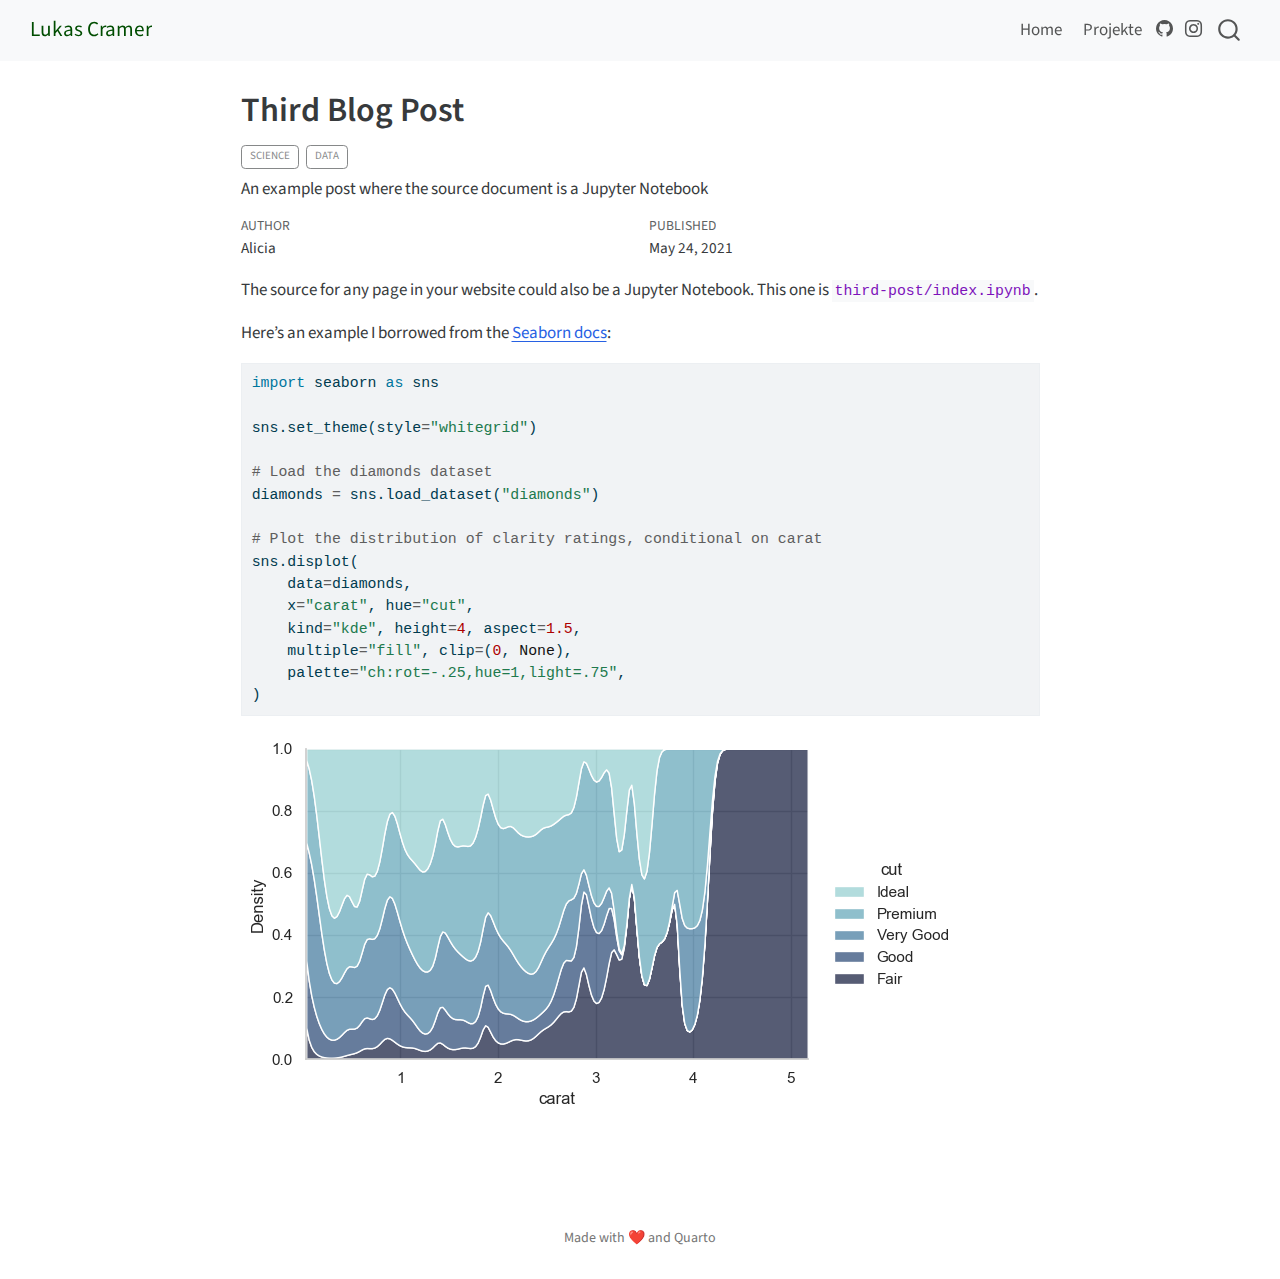
<file: docs/blog/third-post/index.html>
<!DOCTYPE html>
<html xmlns="http://www.w3.org/1999/xhtml" lang="en" xml:lang="en"><head>

<meta charset="utf-8">
<meta name="generator" content="quarto-1.6.42">

<meta name="viewport" content="width=device-width, initial-scale=1.0, user-scalable=yes">

<meta name="author" content="Alicia">
<meta name="dcterms.date" content="2021-05-24">
<meta name="description" content="An example post where the source document is a Jupyter Notebook">

<title>Third Blog Post – Home</title>
<style>
code{white-space: pre-wrap;}
span.smallcaps{font-variant: small-caps;}
div.columns{display: flex; gap: min(4vw, 1.5em);}
div.column{flex: auto; overflow-x: auto;}
div.hanging-indent{margin-left: 1.5em; text-indent: -1.5em;}
ul.task-list{list-style: none;}
ul.task-list li input[type="checkbox"] {
  width: 0.8em;
  margin: 0 0.8em 0.2em -1em; /* quarto-specific, see https://github.com/quarto-dev/quarto-cli/issues/4556 */ 
  vertical-align: middle;
}
/* CSS for syntax highlighting */
pre > code.sourceCode { white-space: pre; position: relative; }
pre > code.sourceCode > span { line-height: 1.25; }
pre > code.sourceCode > span:empty { height: 1.2em; }
.sourceCode { overflow: visible; }
code.sourceCode > span { color: inherit; text-decoration: inherit; }
div.sourceCode { margin: 1em 0; }
pre.sourceCode { margin: 0; }
@media screen {
div.sourceCode { overflow: auto; }
}
@media print {
pre > code.sourceCode { white-space: pre-wrap; }
pre > code.sourceCode > span { display: inline-block; text-indent: -5em; padding-left: 5em; }
}
pre.numberSource code
  { counter-reset: source-line 0; }
pre.numberSource code > span
  { position: relative; left: -4em; counter-increment: source-line; }
pre.numberSource code > span > a:first-child::before
  { content: counter(source-line);
    position: relative; left: -1em; text-align: right; vertical-align: baseline;
    border: none; display: inline-block;
    -webkit-touch-callout: none; -webkit-user-select: none;
    -khtml-user-select: none; -moz-user-select: none;
    -ms-user-select: none; user-select: none;
    padding: 0 4px; width: 4em;
  }
pre.numberSource { margin-left: 3em;  padding-left: 4px; }
div.sourceCode
  {   }
@media screen {
pre > code.sourceCode > span > a:first-child::before { text-decoration: underline; }
}
</style>


<script src="../../site_libs/quarto-nav/quarto-nav.js"></script>
<script src="../../site_libs/quarto-nav/headroom.min.js"></script>
<script src="../../site_libs/clipboard/clipboard.min.js"></script>
<script src="../../site_libs/quarto-search/autocomplete.umd.js"></script>
<script src="../../site_libs/quarto-search/fuse.min.js"></script>
<script src="../../site_libs/quarto-search/quarto-search.js"></script>
<meta name="quarto:offset" content="../../">
<script src="../../site_libs/quarto-html/quarto.js"></script>
<script src="../../site_libs/quarto-html/popper.min.js"></script>
<script src="../../site_libs/quarto-html/tippy.umd.min.js"></script>
<script src="../../site_libs/quarto-html/anchor.min.js"></script>
<link href="../../site_libs/quarto-html/tippy.css" rel="stylesheet">
<link href="../../site_libs/quarto-html/quarto-syntax-highlighting-2f5df379a58b258e96c21c0638c20c03.css" rel="stylesheet" id="quarto-text-highlighting-styles">
<script src="../../site_libs/bootstrap/bootstrap.min.js"></script>
<link href="../../site_libs/bootstrap/bootstrap-icons.css" rel="stylesheet">
<link href="../../site_libs/bootstrap/bootstrap-0474817ce1b7bd80409b0462a27db4db.min.css" rel="stylesheet" append-hash="true" id="quarto-bootstrap" data-mode="light">
<script id="quarto-search-options" type="application/json">{
  "location": "navbar",
  "copy-button": false,
  "collapse-after": 3,
  "panel-placement": "end",
  "type": "overlay",
  "limit": 50,
  "keyboard-shortcut": [
    "f",
    "/",
    "s"
  ],
  "show-item-context": false,
  "language": {
    "search-no-results-text": "No results",
    "search-matching-documents-text": "matching documents",
    "search-copy-link-title": "Copy link to search",
    "search-hide-matches-text": "Hide additional matches",
    "search-more-match-text": "more match in this document",
    "search-more-matches-text": "more matches in this document",
    "search-clear-button-title": "Clear",
    "search-text-placeholder": "",
    "search-detached-cancel-button-title": "Cancel",
    "search-submit-button-title": "Submit",
    "search-label": "Search"
  }
}</script>


<meta property="og:title" content="Third Blog Post – Home">
<meta property="og:description" content="An example post where the source document is a Jupyter Notebook">
<meta property="og:image" content="index_files/figure-html/cell-2-output-1.png">
<meta property="og:site_name" content="Home">
</head>

<body class="nav-fixed fullcontent">

<div id="quarto-search-results"></div>
  <header id="quarto-header" class="headroom fixed-top">
    <nav class="navbar navbar-expand-lg " data-bs-theme="dark">
      <div class="navbar-container container-fluid">
      <div class="navbar-brand-container mx-auto">
    <a class="navbar-brand" href="../../index.html">
    <span class="navbar-title">Lukas Cramer</span>
    </a>
  </div>
            <div id="quarto-search" class="" title="Search"></div>
          <button class="navbar-toggler" type="button" data-bs-toggle="collapse" data-bs-target="#navbarCollapse" aria-controls="navbarCollapse" role="menu" aria-expanded="false" aria-label="Toggle navigation" onclick="if (window.quartoToggleHeadroom) { window.quartoToggleHeadroom(); }">
  <span class="navbar-toggler-icon"></span>
</button>
          <div class="collapse navbar-collapse" id="navbarCollapse">
            <ul class="navbar-nav navbar-nav-scroll ms-auto">
  <li class="nav-item">
    <a class="nav-link" href="../../index.html"> 
<span class="menu-text">Home</span></a>
  </li>  
  <li class="nav-item">
    <a class="nav-link" href="../../projekte.html"> 
<span class="menu-text">Projekte</span></a>
  </li>  
</ul>
          </div> <!-- /navcollapse -->
            <div class="quarto-navbar-tools">
    <a href="https://github.com/vetiveti" title="" class="quarto-navigation-tool px-1" aria-label=""><i class="bi bi-github"></i></a>
    <a href="https://www.instagram.com/cramer.lukas/" title="" class="quarto-navigation-tool px-1" aria-label=""><i class="bi bi-instagram"></i></a>
</div>
      </div> <!-- /container-fluid -->
    </nav>
</header>
<!-- content -->
<div id="quarto-content" class="quarto-container page-columns page-rows-contents page-layout-article page-navbar">
<!-- sidebar -->
<!-- margin-sidebar -->
    
<!-- main -->
<main class="content" id="quarto-document-content">

<header id="title-block-header" class="quarto-title-block default">
<div class="quarto-title">
<h1 class="title">Third Blog Post</h1>
  <div class="quarto-categories">
    <div class="quarto-category">Science</div>
    <div class="quarto-category">Data</div>
  </div>
  </div>

<div>
  <div class="description">
    An example post where the source document is a Jupyter Notebook
  </div>
</div>


<div class="quarto-title-meta">

    <div>
    <div class="quarto-title-meta-heading">Author</div>
    <div class="quarto-title-meta-contents">
             <p>Alicia </p>
          </div>
  </div>
    
    <div>
    <div class="quarto-title-meta-heading">Published</div>
    <div class="quarto-title-meta-contents">
      <p class="date">May 24, 2021</p>
    </div>
  </div>
  
    
  </div>
  


</header>


<p>The source for any page in your website could also be a Jupyter Notebook. This one is <code>third-post/index.ipynb</code>.</p>
<p>Here’s an example I borrowed from the <a href="https://seaborn.pydata.org/examples/multiple_conditional_kde.html">Seaborn docs</a>:</p>
<div id="cell-3" class="cell" data-execution_count="8">
<div class="sourceCode cell-code" id="cb1"><pre class="sourceCode python code-with-copy"><code class="sourceCode python"><span id="cb1-1"><a href="#cb1-1" aria-hidden="true" tabindex="-1"></a><span class="im">import</span> seaborn <span class="im">as</span> sns</span>
<span id="cb1-2"><a href="#cb1-2" aria-hidden="true" tabindex="-1"></a></span>
<span id="cb1-3"><a href="#cb1-3" aria-hidden="true" tabindex="-1"></a>sns.set_theme(style<span class="op">=</span><span class="st">"whitegrid"</span>)</span>
<span id="cb1-4"><a href="#cb1-4" aria-hidden="true" tabindex="-1"></a></span>
<span id="cb1-5"><a href="#cb1-5" aria-hidden="true" tabindex="-1"></a><span class="co"># Load the diamonds dataset</span></span>
<span id="cb1-6"><a href="#cb1-6" aria-hidden="true" tabindex="-1"></a>diamonds <span class="op">=</span> sns.load_dataset(<span class="st">"diamonds"</span>)</span>
<span id="cb1-7"><a href="#cb1-7" aria-hidden="true" tabindex="-1"></a></span>
<span id="cb1-8"><a href="#cb1-8" aria-hidden="true" tabindex="-1"></a><span class="co"># Plot the distribution of clarity ratings, conditional on carat</span></span>
<span id="cb1-9"><a href="#cb1-9" aria-hidden="true" tabindex="-1"></a>sns.displot(</span>
<span id="cb1-10"><a href="#cb1-10" aria-hidden="true" tabindex="-1"></a>    data<span class="op">=</span>diamonds,</span>
<span id="cb1-11"><a href="#cb1-11" aria-hidden="true" tabindex="-1"></a>    x<span class="op">=</span><span class="st">"carat"</span>, hue<span class="op">=</span><span class="st">"cut"</span>,</span>
<span id="cb1-12"><a href="#cb1-12" aria-hidden="true" tabindex="-1"></a>    kind<span class="op">=</span><span class="st">"kde"</span>, height<span class="op">=</span><span class="dv">4</span>, aspect<span class="op">=</span><span class="fl">1.5</span>,</span>
<span id="cb1-13"><a href="#cb1-13" aria-hidden="true" tabindex="-1"></a>    multiple<span class="op">=</span><span class="st">"fill"</span>, clip<span class="op">=</span>(<span class="dv">0</span>, <span class="va">None</span>),</span>
<span id="cb1-14"><a href="#cb1-14" aria-hidden="true" tabindex="-1"></a>    palette<span class="op">=</span><span class="st">"ch:rot=-.25,hue=1,light=.75"</span>,   </span>
<span id="cb1-15"><a href="#cb1-15" aria-hidden="true" tabindex="-1"></a>)</span></code><button title="Copy to Clipboard" class="code-copy-button"><i class="bi"></i></button></pre></div>
<div class="cell-output cell-output-display">
<div>
<figure class="figure">
<p><img src="index_files/figure-html/cell-2-output-1.png" class="img-fluid figure-img"></p>
</figure>
</div>
</div>
</div>



</main> <!-- /main -->
<script id="quarto-html-after-body" type="application/javascript">
window.document.addEventListener("DOMContentLoaded", function (event) {
  const toggleBodyColorMode = (bsSheetEl) => {
    const mode = bsSheetEl.getAttribute("data-mode");
    const bodyEl = window.document.querySelector("body");
    if (mode === "dark") {
      bodyEl.classList.add("quarto-dark");
      bodyEl.classList.remove("quarto-light");
    } else {
      bodyEl.classList.add("quarto-light");
      bodyEl.classList.remove("quarto-dark");
    }
  }
  const toggleBodyColorPrimary = () => {
    const bsSheetEl = window.document.querySelector("link#quarto-bootstrap");
    if (bsSheetEl) {
      toggleBodyColorMode(bsSheetEl);
    }
  }
  toggleBodyColorPrimary();  
  const icon = "";
  const anchorJS = new window.AnchorJS();
  anchorJS.options = {
    placement: 'right',
    icon: icon
  };
  anchorJS.add('.anchored');
  const isCodeAnnotation = (el) => {
    for (const clz of el.classList) {
      if (clz.startsWith('code-annotation-')) {                     
        return true;
      }
    }
    return false;
  }
  const onCopySuccess = function(e) {
    // button target
    const button = e.trigger;
    // don't keep focus
    button.blur();
    // flash "checked"
    button.classList.add('code-copy-button-checked');
    var currentTitle = button.getAttribute("title");
    button.setAttribute("title", "Copied!");
    let tooltip;
    if (window.bootstrap) {
      button.setAttribute("data-bs-toggle", "tooltip");
      button.setAttribute("data-bs-placement", "left");
      button.setAttribute("data-bs-title", "Copied!");
      tooltip = new bootstrap.Tooltip(button, 
        { trigger: "manual", 
          customClass: "code-copy-button-tooltip",
          offset: [0, -8]});
      tooltip.show();    
    }
    setTimeout(function() {
      if (tooltip) {
        tooltip.hide();
        button.removeAttribute("data-bs-title");
        button.removeAttribute("data-bs-toggle");
        button.removeAttribute("data-bs-placement");
      }
      button.setAttribute("title", currentTitle);
      button.classList.remove('code-copy-button-checked');
    }, 1000);
    // clear code selection
    e.clearSelection();
  }
  const getTextToCopy = function(trigger) {
      const codeEl = trigger.previousElementSibling.cloneNode(true);
      for (const childEl of codeEl.children) {
        if (isCodeAnnotation(childEl)) {
          childEl.remove();
        }
      }
      return codeEl.innerText;
  }
  const clipboard = new window.ClipboardJS('.code-copy-button:not([data-in-quarto-modal])', {
    text: getTextToCopy
  });
  clipboard.on('success', onCopySuccess);
  if (window.document.getElementById('quarto-embedded-source-code-modal')) {
    const clipboardModal = new window.ClipboardJS('.code-copy-button[data-in-quarto-modal]', {
      text: getTextToCopy,
      container: window.document.getElementById('quarto-embedded-source-code-modal')
    });
    clipboardModal.on('success', onCopySuccess);
  }
    var localhostRegex = new RegExp(/^(?:http|https):\/\/localhost\:?[0-9]*\//);
    var mailtoRegex = new RegExp(/^mailto:/);
      var filterRegex = new RegExp('/' + window.location.host + '/');
    var isInternal = (href) => {
        return filterRegex.test(href) || localhostRegex.test(href) || mailtoRegex.test(href);
    }
    // Inspect non-navigation links and adorn them if external
 	var links = window.document.querySelectorAll('a[href]:not(.nav-link):not(.navbar-brand):not(.toc-action):not(.sidebar-link):not(.sidebar-item-toggle):not(.pagination-link):not(.no-external):not([aria-hidden]):not(.dropdown-item):not(.quarto-navigation-tool):not(.about-link)');
    for (var i=0; i<links.length; i++) {
      const link = links[i];
      if (!isInternal(link.href)) {
        // undo the damage that might have been done by quarto-nav.js in the case of
        // links that we want to consider external
        if (link.dataset.originalHref !== undefined) {
          link.href = link.dataset.originalHref;
        }
      }
    }
  function tippyHover(el, contentFn, onTriggerFn, onUntriggerFn) {
    const config = {
      allowHTML: true,
      maxWidth: 500,
      delay: 100,
      arrow: false,
      appendTo: function(el) {
          return el.parentElement;
      },
      interactive: true,
      interactiveBorder: 10,
      theme: 'quarto',
      placement: 'bottom-start',
    };
    if (contentFn) {
      config.content = contentFn;
    }
    if (onTriggerFn) {
      config.onTrigger = onTriggerFn;
    }
    if (onUntriggerFn) {
      config.onUntrigger = onUntriggerFn;
    }
    window.tippy(el, config); 
  }
  const noterefs = window.document.querySelectorAll('a[role="doc-noteref"]');
  for (var i=0; i<noterefs.length; i++) {
    const ref = noterefs[i];
    tippyHover(ref, function() {
      // use id or data attribute instead here
      let href = ref.getAttribute('data-footnote-href') || ref.getAttribute('href');
      try { href = new URL(href).hash; } catch {}
      const id = href.replace(/^#\/?/, "");
      const note = window.document.getElementById(id);
      if (note) {
        return note.innerHTML;
      } else {
        return "";
      }
    });
  }
  const xrefs = window.document.querySelectorAll('a.quarto-xref');
  const processXRef = (id, note) => {
    // Strip column container classes
    const stripColumnClz = (el) => {
      el.classList.remove("page-full", "page-columns");
      if (el.children) {
        for (const child of el.children) {
          stripColumnClz(child);
        }
      }
    }
    stripColumnClz(note)
    if (id === null || id.startsWith('sec-')) {
      // Special case sections, only their first couple elements
      const container = document.createElement("div");
      if (note.children && note.children.length > 2) {
        container.appendChild(note.children[0].cloneNode(true));
        for (let i = 1; i < note.children.length; i++) {
          const child = note.children[i];
          if (child.tagName === "P" && child.innerText === "") {
            continue;
          } else {
            container.appendChild(child.cloneNode(true));
            break;
          }
        }
        if (window.Quarto?.typesetMath) {
          window.Quarto.typesetMath(container);
        }
        return container.innerHTML
      } else {
        if (window.Quarto?.typesetMath) {
          window.Quarto.typesetMath(note);
        }
        return note.innerHTML;
      }
    } else {
      // Remove any anchor links if they are present
      const anchorLink = note.querySelector('a.anchorjs-link');
      if (anchorLink) {
        anchorLink.remove();
      }
      if (window.Quarto?.typesetMath) {
        window.Quarto.typesetMath(note);
      }
      if (note.classList.contains("callout")) {
        return note.outerHTML;
      } else {
        return note.innerHTML;
      }
    }
  }
  for (var i=0; i<xrefs.length; i++) {
    const xref = xrefs[i];
    tippyHover(xref, undefined, function(instance) {
      instance.disable();
      let url = xref.getAttribute('href');
      let hash = undefined; 
      if (url.startsWith('#')) {
        hash = url;
      } else {
        try { hash = new URL(url).hash; } catch {}
      }
      if (hash) {
        const id = hash.replace(/^#\/?/, "");
        const note = window.document.getElementById(id);
        if (note !== null) {
          try {
            const html = processXRef(id, note.cloneNode(true));
            instance.setContent(html);
          } finally {
            instance.enable();
            instance.show();
          }
        } else {
          // See if we can fetch this
          fetch(url.split('#')[0])
          .then(res => res.text())
          .then(html => {
            const parser = new DOMParser();
            const htmlDoc = parser.parseFromString(html, "text/html");
            const note = htmlDoc.getElementById(id);
            if (note !== null) {
              const html = processXRef(id, note);
              instance.setContent(html);
            } 
          }).finally(() => {
            instance.enable();
            instance.show();
          });
        }
      } else {
        // See if we can fetch a full url (with no hash to target)
        // This is a special case and we should probably do some content thinning / targeting
        fetch(url)
        .then(res => res.text())
        .then(html => {
          const parser = new DOMParser();
          const htmlDoc = parser.parseFromString(html, "text/html");
          const note = htmlDoc.querySelector('main.content');
          if (note !== null) {
            // This should only happen for chapter cross references
            // (since there is no id in the URL)
            // remove the first header
            if (note.children.length > 0 && note.children[0].tagName === "HEADER") {
              note.children[0].remove();
            }
            const html = processXRef(null, note);
            instance.setContent(html);
          } 
        }).finally(() => {
          instance.enable();
          instance.show();
        });
      }
    }, function(instance) {
    });
  }
      let selectedAnnoteEl;
      const selectorForAnnotation = ( cell, annotation) => {
        let cellAttr = 'data-code-cell="' + cell + '"';
        let lineAttr = 'data-code-annotation="' +  annotation + '"';
        const selector = 'span[' + cellAttr + '][' + lineAttr + ']';
        return selector;
      }
      const selectCodeLines = (annoteEl) => {
        const doc = window.document;
        const targetCell = annoteEl.getAttribute("data-target-cell");
        const targetAnnotation = annoteEl.getAttribute("data-target-annotation");
        const annoteSpan = window.document.querySelector(selectorForAnnotation(targetCell, targetAnnotation));
        const lines = annoteSpan.getAttribute("data-code-lines").split(",");
        const lineIds = lines.map((line) => {
          return targetCell + "-" + line;
        })
        let top = null;
        let height = null;
        let parent = null;
        if (lineIds.length > 0) {
            //compute the position of the single el (top and bottom and make a div)
            const el = window.document.getElementById(lineIds[0]);
            top = el.offsetTop;
            height = el.offsetHeight;
            parent = el.parentElement.parentElement;
          if (lineIds.length > 1) {
            const lastEl = window.document.getElementById(lineIds[lineIds.length - 1]);
            const bottom = lastEl.offsetTop + lastEl.offsetHeight;
            height = bottom - top;
          }
          if (top !== null && height !== null && parent !== null) {
            // cook up a div (if necessary) and position it 
            let div = window.document.getElementById("code-annotation-line-highlight");
            if (div === null) {
              div = window.document.createElement("div");
              div.setAttribute("id", "code-annotation-line-highlight");
              div.style.position = 'absolute';
              parent.appendChild(div);
            }
            div.style.top = top - 2 + "px";
            div.style.height = height + 4 + "px";
            div.style.left = 0;
            let gutterDiv = window.document.getElementById("code-annotation-line-highlight-gutter");
            if (gutterDiv === null) {
              gutterDiv = window.document.createElement("div");
              gutterDiv.setAttribute("id", "code-annotation-line-highlight-gutter");
              gutterDiv.style.position = 'absolute';
              const codeCell = window.document.getElementById(targetCell);
              const gutter = codeCell.querySelector('.code-annotation-gutter');
              gutter.appendChild(gutterDiv);
            }
            gutterDiv.style.top = top - 2 + "px";
            gutterDiv.style.height = height + 4 + "px";
          }
          selectedAnnoteEl = annoteEl;
        }
      };
      const unselectCodeLines = () => {
        const elementsIds = ["code-annotation-line-highlight", "code-annotation-line-highlight-gutter"];
        elementsIds.forEach((elId) => {
          const div = window.document.getElementById(elId);
          if (div) {
            div.remove();
          }
        });
        selectedAnnoteEl = undefined;
      };
        // Handle positioning of the toggle
    window.addEventListener(
      "resize",
      throttle(() => {
        elRect = undefined;
        if (selectedAnnoteEl) {
          selectCodeLines(selectedAnnoteEl);
        }
      }, 10)
    );
    function throttle(fn, ms) {
    let throttle = false;
    let timer;
      return (...args) => {
        if(!throttle) { // first call gets through
            fn.apply(this, args);
            throttle = true;
        } else { // all the others get throttled
            if(timer) clearTimeout(timer); // cancel #2
            timer = setTimeout(() => {
              fn.apply(this, args);
              timer = throttle = false;
            }, ms);
        }
      };
    }
      // Attach click handler to the DT
      const annoteDls = window.document.querySelectorAll('dt[data-target-cell]');
      for (const annoteDlNode of annoteDls) {
        annoteDlNode.addEventListener('click', (event) => {
          const clickedEl = event.target;
          if (clickedEl !== selectedAnnoteEl) {
            unselectCodeLines();
            const activeEl = window.document.querySelector('dt[data-target-cell].code-annotation-active');
            if (activeEl) {
              activeEl.classList.remove('code-annotation-active');
            }
            selectCodeLines(clickedEl);
            clickedEl.classList.add('code-annotation-active');
          } else {
            // Unselect the line
            unselectCodeLines();
            clickedEl.classList.remove('code-annotation-active');
          }
        });
      }
  const findCites = (el) => {
    const parentEl = el.parentElement;
    if (parentEl) {
      const cites = parentEl.dataset.cites;
      if (cites) {
        return {
          el,
          cites: cites.split(' ')
        };
      } else {
        return findCites(el.parentElement)
      }
    } else {
      return undefined;
    }
  };
  var bibliorefs = window.document.querySelectorAll('a[role="doc-biblioref"]');
  for (var i=0; i<bibliorefs.length; i++) {
    const ref = bibliorefs[i];
    const citeInfo = findCites(ref);
    if (citeInfo) {
      tippyHover(citeInfo.el, function() {
        var popup = window.document.createElement('div');
        citeInfo.cites.forEach(function(cite) {
          var citeDiv = window.document.createElement('div');
          citeDiv.classList.add('hanging-indent');
          citeDiv.classList.add('csl-entry');
          var biblioDiv = window.document.getElementById('ref-' + cite);
          if (biblioDiv) {
            citeDiv.innerHTML = biblioDiv.innerHTML;
          }
          popup.appendChild(citeDiv);
        });
        return popup.innerHTML;
      });
    }
  }
});
</script>
</div> <!-- /content -->
<footer class="footer">
  <div class="nav-footer">
    <div class="nav-footer-left">
      &nbsp;
    </div>   
    <div class="nav-footer-center">
<p>Made with ❤️ and Quarto</p>
</div>
    <div class="nav-footer-right">
      &nbsp;
    </div>
  </div>
</footer>




</body></html>
</file>
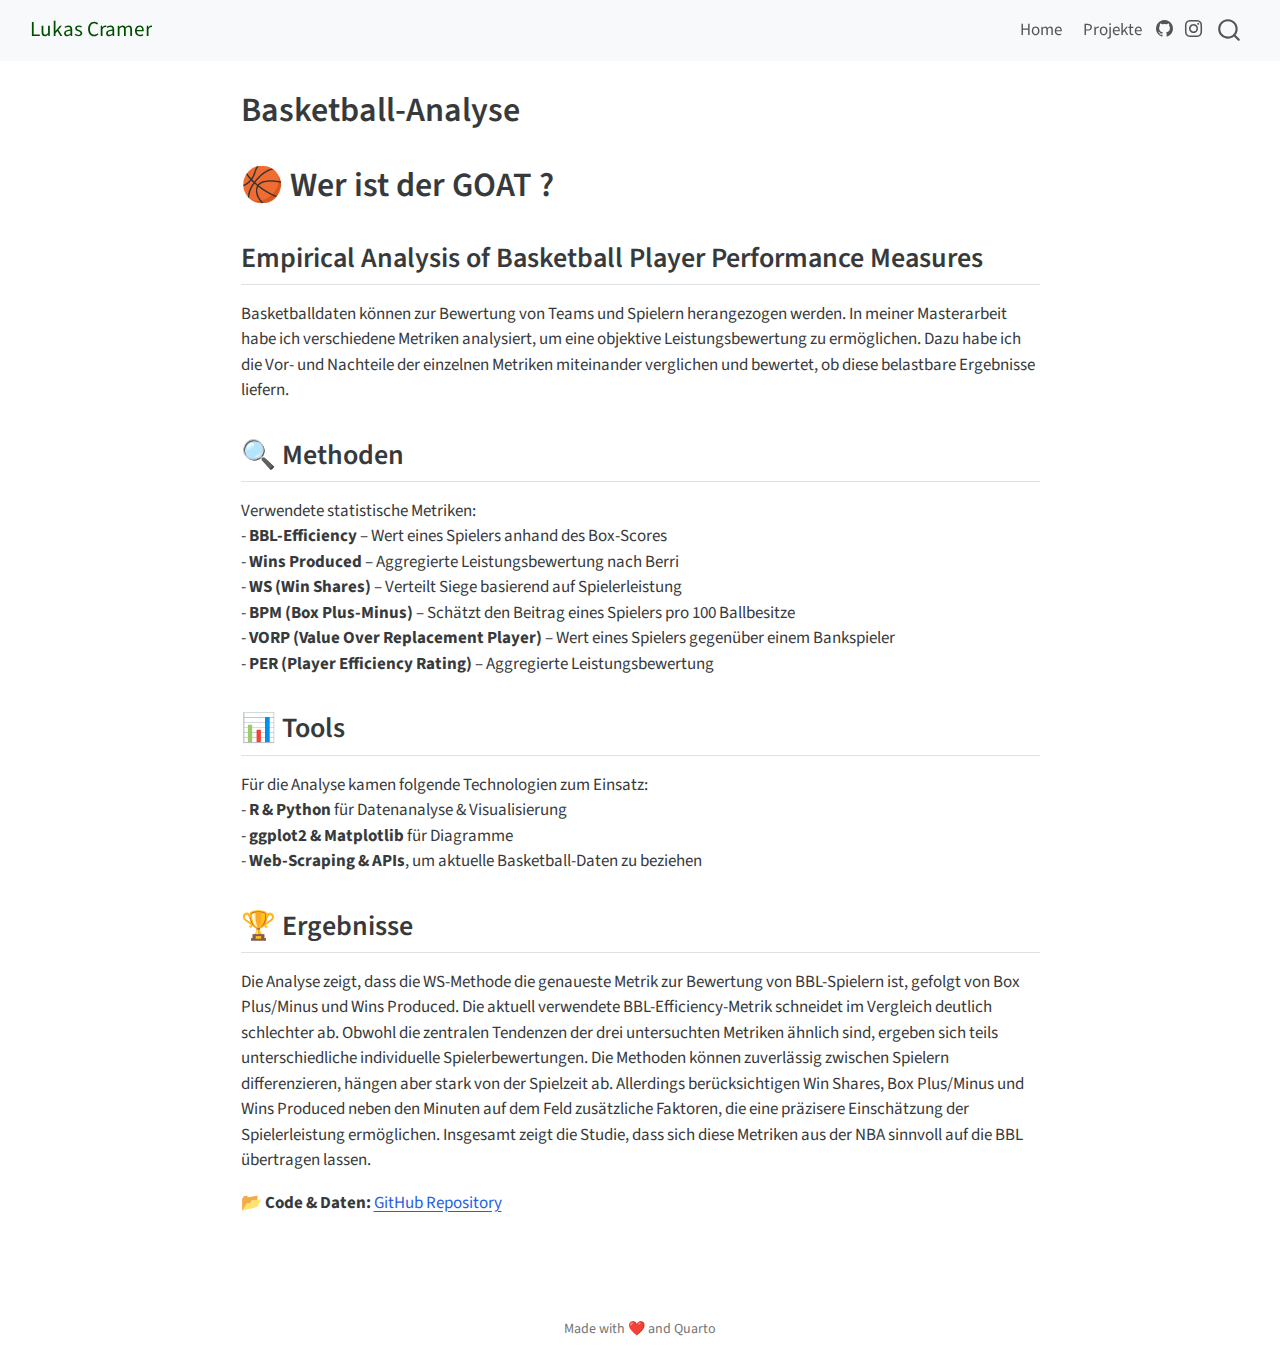
<file: docs/basketball.html>
<!DOCTYPE html>
<html xmlns="http://www.w3.org/1999/xhtml" lang="en" xml:lang="en"><head>

<meta charset="utf-8">
<meta name="generator" content="quarto-1.6.42">

<meta name="viewport" content="width=device-width, initial-scale=1.0, user-scalable=yes">


<title>Basketball-Analyse – Home</title>
<style>
code{white-space: pre-wrap;}
span.smallcaps{font-variant: small-caps;}
div.columns{display: flex; gap: min(4vw, 1.5em);}
div.column{flex: auto; overflow-x: auto;}
div.hanging-indent{margin-left: 1.5em; text-indent: -1.5em;}
ul.task-list{list-style: none;}
ul.task-list li input[type="checkbox"] {
  width: 0.8em;
  margin: 0 0.8em 0.2em -1em; /* quarto-specific, see https://github.com/quarto-dev/quarto-cli/issues/4556 */ 
  vertical-align: middle;
}
</style>


<script src="site_libs/quarto-nav/quarto-nav.js"></script>
<script src="site_libs/quarto-nav/headroom.min.js"></script>
<script src="site_libs/clipboard/clipboard.min.js"></script>
<script src="site_libs/quarto-search/autocomplete.umd.js"></script>
<script src="site_libs/quarto-search/fuse.min.js"></script>
<script src="site_libs/quarto-search/quarto-search.js"></script>
<meta name="quarto:offset" content="./">
<script src="site_libs/quarto-html/quarto.js"></script>
<script src="site_libs/quarto-html/popper.min.js"></script>
<script src="site_libs/quarto-html/tippy.umd.min.js"></script>
<script src="site_libs/quarto-html/anchor.min.js"></script>
<link href="site_libs/quarto-html/tippy.css" rel="stylesheet">
<link href="site_libs/quarto-html/quarto-syntax-highlighting-2f5df379a58b258e96c21c0638c20c03.css" rel="stylesheet" id="quarto-text-highlighting-styles">
<script src="site_libs/bootstrap/bootstrap.min.js"></script>
<link href="site_libs/bootstrap/bootstrap-icons.css" rel="stylesheet">
<link href="site_libs/bootstrap/bootstrap-0474817ce1b7bd80409b0462a27db4db.min.css" rel="stylesheet" append-hash="true" id="quarto-bootstrap" data-mode="light">
<script id="quarto-search-options" type="application/json">{
  "location": "navbar",
  "copy-button": false,
  "collapse-after": 3,
  "panel-placement": "end",
  "type": "overlay",
  "limit": 50,
  "keyboard-shortcut": [
    "f",
    "/",
    "s"
  ],
  "show-item-context": false,
  "language": {
    "search-no-results-text": "No results",
    "search-matching-documents-text": "matching documents",
    "search-copy-link-title": "Copy link to search",
    "search-hide-matches-text": "Hide additional matches",
    "search-more-match-text": "more match in this document",
    "search-more-matches-text": "more matches in this document",
    "search-clear-button-title": "Clear",
    "search-text-placeholder": "",
    "search-detached-cancel-button-title": "Cancel",
    "search-submit-button-title": "Submit",
    "search-label": "Search"
  }
}</script>


<meta property="og:title" content="Basketball-Analyse – Home">
<meta property="og:site_name" content="Home">
</head>

<body class="nav-fixed fullcontent">

<div id="quarto-search-results"></div>
  <header id="quarto-header" class="headroom fixed-top">
    <nav class="navbar navbar-expand-lg " data-bs-theme="dark">
      <div class="navbar-container container-fluid">
      <div class="navbar-brand-container mx-auto">
    <a class="navbar-brand" href="./index.html">
    <span class="navbar-title">Lukas Cramer</span>
    </a>
  </div>
            <div id="quarto-search" class="" title="Search"></div>
          <button class="navbar-toggler" type="button" data-bs-toggle="collapse" data-bs-target="#navbarCollapse" aria-controls="navbarCollapse" role="menu" aria-expanded="false" aria-label="Toggle navigation" onclick="if (window.quartoToggleHeadroom) { window.quartoToggleHeadroom(); }">
  <span class="navbar-toggler-icon"></span>
</button>
          <div class="collapse navbar-collapse" id="navbarCollapse">
            <ul class="navbar-nav navbar-nav-scroll ms-auto">
  <li class="nav-item">
    <a class="nav-link" href="./index.html"> 
<span class="menu-text">Home</span></a>
  </li>  
  <li class="nav-item">
    <a class="nav-link" href="./projekte.html"> 
<span class="menu-text">Projekte</span></a>
  </li>  
</ul>
          </div> <!-- /navcollapse -->
            <div class="quarto-navbar-tools">
    <a href="https://github.com/vetiveti" title="" class="quarto-navigation-tool px-1" aria-label=""><i class="bi bi-github"></i></a>
    <a href="https://www.instagram.com/cramer.lukas/" title="" class="quarto-navigation-tool px-1" aria-label=""><i class="bi bi-instagram"></i></a>
</div>
      </div> <!-- /container-fluid -->
    </nav>
</header>
<!-- content -->
<div id="quarto-content" class="quarto-container page-columns page-rows-contents page-layout-article page-navbar">
<!-- sidebar -->
<!-- margin-sidebar -->
    
<!-- main -->
<main class="content" id="quarto-document-content">

<header id="title-block-header" class="quarto-title-block default">
<div class="quarto-title">
<h1 class="title">Basketball-Analyse</h1>
</div>



<div class="quarto-title-meta">

    
  
    
  </div>
  


</header>


<section id="wer-ist-der-goat" class="level1">
<h1>🏀 Wer ist der GOAT ?</h1>
<section id="empirical-analysis-of-basketball-player-performance-measures" class="level2">
<h2 class="anchored" data-anchor-id="empirical-analysis-of-basketball-player-performance-measures">Empirical Analysis of Basketball Player Performance Measures</h2>
<p>Basketballdaten können zur Bewertung von Teams und Spielern herangezogen werden. In meiner Masterarbeit habe ich verschiedene Metriken analysiert, um eine objektive Leistungsbewertung zu ermöglichen. Dazu habe ich die Vor- und Nachteile der einzelnen Metriken miteinander verglichen und bewertet, ob diese belastbare Ergebnisse liefern.</p>
</section>
<section id="methoden" class="level2">
<h2 class="anchored" data-anchor-id="methoden">🔍 Methoden</h2>
<p>Verwendete statistische Metriken:<br>
- <strong>BBL-Efficiency</strong> – Wert eines Spielers anhand des Box-Scores<br>
- <strong>Wins Produced</strong> – Aggregierte Leistungsbewertung nach Berri<br>
- <strong>WS (Win Shares)</strong> – Verteilt Siege basierend auf Spielerleistung<br>
- <strong>BPM (Box Plus-Minus)</strong> – Schätzt den Beitrag eines Spielers pro 100 Ballbesitze<br>
- <strong>VORP (Value Over Replacement Player)</strong> – Wert eines Spielers gegenüber einem Bankspieler<br>
- <strong>PER (Player Efficiency Rating)</strong> – Aggregierte Leistungsbewertung</p>
</section>
<section id="tools" class="level2">
<h2 class="anchored" data-anchor-id="tools">📊 Tools</h2>
<p>Für die Analyse kamen folgende Technologien zum Einsatz:<br>
- <strong>R &amp; Python</strong> für Datenanalyse &amp; Visualisierung<br>
- <strong>ggplot2 &amp; Matplotlib</strong> für Diagramme<br>
- <strong>Web-Scraping &amp; APIs</strong>, um aktuelle Basketball-Daten zu beziehen</p>
</section>
<section id="ergebnisse" class="level2">
<h2 class="anchored" data-anchor-id="ergebnisse">🏆 Ergebnisse</h2>
<p>Die Analyse zeigt, dass die WS-Methode die genaueste Metrik zur Bewertung von BBL-Spielern ist, gefolgt von Box Plus/Minus und Wins Produced. Die aktuell verwendete BBL-Efficiency-Metrik schneidet im Vergleich deutlich schlechter ab. Obwohl die zentralen Tendenzen der drei untersuchten Metriken ähnlich sind, ergeben sich teils unterschiedliche individuelle Spielerbewertungen. Die Methoden können zuverlässig zwischen Spielern differenzieren, hängen aber stark von der Spielzeit ab. Allerdings berücksichtigen Win Shares, Box Plus/Minus und Wins Produced neben den Minuten auf dem Feld zusätzliche Faktoren, die eine präzisere Einschätzung der Spielerleistung ermöglichen. Insgesamt zeigt die Studie, dass sich diese Metriken aus der NBA sinnvoll auf die BBL übertragen lassen.</p>
<p>📂 <strong>Code &amp; Daten:</strong> <a href="https://github.com/vetiveti/europeanBasketball">GitHub Repository</a></p>


</section>
</section>

</main> <!-- /main -->
<script id="quarto-html-after-body" type="application/javascript">
window.document.addEventListener("DOMContentLoaded", function (event) {
  const toggleBodyColorMode = (bsSheetEl) => {
    const mode = bsSheetEl.getAttribute("data-mode");
    const bodyEl = window.document.querySelector("body");
    if (mode === "dark") {
      bodyEl.classList.add("quarto-dark");
      bodyEl.classList.remove("quarto-light");
    } else {
      bodyEl.classList.add("quarto-light");
      bodyEl.classList.remove("quarto-dark");
    }
  }
  const toggleBodyColorPrimary = () => {
    const bsSheetEl = window.document.querySelector("link#quarto-bootstrap");
    if (bsSheetEl) {
      toggleBodyColorMode(bsSheetEl);
    }
  }
  toggleBodyColorPrimary();  
  const icon = "";
  const anchorJS = new window.AnchorJS();
  anchorJS.options = {
    placement: 'right',
    icon: icon
  };
  anchorJS.add('.anchored');
  const isCodeAnnotation = (el) => {
    for (const clz of el.classList) {
      if (clz.startsWith('code-annotation-')) {                     
        return true;
      }
    }
    return false;
  }
  const onCopySuccess = function(e) {
    // button target
    const button = e.trigger;
    // don't keep focus
    button.blur();
    // flash "checked"
    button.classList.add('code-copy-button-checked');
    var currentTitle = button.getAttribute("title");
    button.setAttribute("title", "Copied!");
    let tooltip;
    if (window.bootstrap) {
      button.setAttribute("data-bs-toggle", "tooltip");
      button.setAttribute("data-bs-placement", "left");
      button.setAttribute("data-bs-title", "Copied!");
      tooltip = new bootstrap.Tooltip(button, 
        { trigger: "manual", 
          customClass: "code-copy-button-tooltip",
          offset: [0, -8]});
      tooltip.show();    
    }
    setTimeout(function() {
      if (tooltip) {
        tooltip.hide();
        button.removeAttribute("data-bs-title");
        button.removeAttribute("data-bs-toggle");
        button.removeAttribute("data-bs-placement");
      }
      button.setAttribute("title", currentTitle);
      button.classList.remove('code-copy-button-checked');
    }, 1000);
    // clear code selection
    e.clearSelection();
  }
  const getTextToCopy = function(trigger) {
      const codeEl = trigger.previousElementSibling.cloneNode(true);
      for (const childEl of codeEl.children) {
        if (isCodeAnnotation(childEl)) {
          childEl.remove();
        }
      }
      return codeEl.innerText;
  }
  const clipboard = new window.ClipboardJS('.code-copy-button:not([data-in-quarto-modal])', {
    text: getTextToCopy
  });
  clipboard.on('success', onCopySuccess);
  if (window.document.getElementById('quarto-embedded-source-code-modal')) {
    const clipboardModal = new window.ClipboardJS('.code-copy-button[data-in-quarto-modal]', {
      text: getTextToCopy,
      container: window.document.getElementById('quarto-embedded-source-code-modal')
    });
    clipboardModal.on('success', onCopySuccess);
  }
    var localhostRegex = new RegExp(/^(?:http|https):\/\/localhost\:?[0-9]*\//);
    var mailtoRegex = new RegExp(/^mailto:/);
      var filterRegex = new RegExp('/' + window.location.host + '/');
    var isInternal = (href) => {
        return filterRegex.test(href) || localhostRegex.test(href) || mailtoRegex.test(href);
    }
    // Inspect non-navigation links and adorn them if external
 	var links = window.document.querySelectorAll('a[href]:not(.nav-link):not(.navbar-brand):not(.toc-action):not(.sidebar-link):not(.sidebar-item-toggle):not(.pagination-link):not(.no-external):not([aria-hidden]):not(.dropdown-item):not(.quarto-navigation-tool):not(.about-link)');
    for (var i=0; i<links.length; i++) {
      const link = links[i];
      if (!isInternal(link.href)) {
        // undo the damage that might have been done by quarto-nav.js in the case of
        // links that we want to consider external
        if (link.dataset.originalHref !== undefined) {
          link.href = link.dataset.originalHref;
        }
      }
    }
  function tippyHover(el, contentFn, onTriggerFn, onUntriggerFn) {
    const config = {
      allowHTML: true,
      maxWidth: 500,
      delay: 100,
      arrow: false,
      appendTo: function(el) {
          return el.parentElement;
      },
      interactive: true,
      interactiveBorder: 10,
      theme: 'quarto',
      placement: 'bottom-start',
    };
    if (contentFn) {
      config.content = contentFn;
    }
    if (onTriggerFn) {
      config.onTrigger = onTriggerFn;
    }
    if (onUntriggerFn) {
      config.onUntrigger = onUntriggerFn;
    }
    window.tippy(el, config); 
  }
  const noterefs = window.document.querySelectorAll('a[role="doc-noteref"]');
  for (var i=0; i<noterefs.length; i++) {
    const ref = noterefs[i];
    tippyHover(ref, function() {
      // use id or data attribute instead here
      let href = ref.getAttribute('data-footnote-href') || ref.getAttribute('href');
      try { href = new URL(href).hash; } catch {}
      const id = href.replace(/^#\/?/, "");
      const note = window.document.getElementById(id);
      if (note) {
        return note.innerHTML;
      } else {
        return "";
      }
    });
  }
  const xrefs = window.document.querySelectorAll('a.quarto-xref');
  const processXRef = (id, note) => {
    // Strip column container classes
    const stripColumnClz = (el) => {
      el.classList.remove("page-full", "page-columns");
      if (el.children) {
        for (const child of el.children) {
          stripColumnClz(child);
        }
      }
    }
    stripColumnClz(note)
    if (id === null || id.startsWith('sec-')) {
      // Special case sections, only their first couple elements
      const container = document.createElement("div");
      if (note.children && note.children.length > 2) {
        container.appendChild(note.children[0].cloneNode(true));
        for (let i = 1; i < note.children.length; i++) {
          const child = note.children[i];
          if (child.tagName === "P" && child.innerText === "") {
            continue;
          } else {
            container.appendChild(child.cloneNode(true));
            break;
          }
        }
        if (window.Quarto?.typesetMath) {
          window.Quarto.typesetMath(container);
        }
        return container.innerHTML
      } else {
        if (window.Quarto?.typesetMath) {
          window.Quarto.typesetMath(note);
        }
        return note.innerHTML;
      }
    } else {
      // Remove any anchor links if they are present
      const anchorLink = note.querySelector('a.anchorjs-link');
      if (anchorLink) {
        anchorLink.remove();
      }
      if (window.Quarto?.typesetMath) {
        window.Quarto.typesetMath(note);
      }
      if (note.classList.contains("callout")) {
        return note.outerHTML;
      } else {
        return note.innerHTML;
      }
    }
  }
  for (var i=0; i<xrefs.length; i++) {
    const xref = xrefs[i];
    tippyHover(xref, undefined, function(instance) {
      instance.disable();
      let url = xref.getAttribute('href');
      let hash = undefined; 
      if (url.startsWith('#')) {
        hash = url;
      } else {
        try { hash = new URL(url).hash; } catch {}
      }
      if (hash) {
        const id = hash.replace(/^#\/?/, "");
        const note = window.document.getElementById(id);
        if (note !== null) {
          try {
            const html = processXRef(id, note.cloneNode(true));
            instance.setContent(html);
          } finally {
            instance.enable();
            instance.show();
          }
        } else {
          // See if we can fetch this
          fetch(url.split('#')[0])
          .then(res => res.text())
          .then(html => {
            const parser = new DOMParser();
            const htmlDoc = parser.parseFromString(html, "text/html");
            const note = htmlDoc.getElementById(id);
            if (note !== null) {
              const html = processXRef(id, note);
              instance.setContent(html);
            } 
          }).finally(() => {
            instance.enable();
            instance.show();
          });
        }
      } else {
        // See if we can fetch a full url (with no hash to target)
        // This is a special case and we should probably do some content thinning / targeting
        fetch(url)
        .then(res => res.text())
        .then(html => {
          const parser = new DOMParser();
          const htmlDoc = parser.parseFromString(html, "text/html");
          const note = htmlDoc.querySelector('main.content');
          if (note !== null) {
            // This should only happen for chapter cross references
            // (since there is no id in the URL)
            // remove the first header
            if (note.children.length > 0 && note.children[0].tagName === "HEADER") {
              note.children[0].remove();
            }
            const html = processXRef(null, note);
            instance.setContent(html);
          } 
        }).finally(() => {
          instance.enable();
          instance.show();
        });
      }
    }, function(instance) {
    });
  }
      let selectedAnnoteEl;
      const selectorForAnnotation = ( cell, annotation) => {
        let cellAttr = 'data-code-cell="' + cell + '"';
        let lineAttr = 'data-code-annotation="' +  annotation + '"';
        const selector = 'span[' + cellAttr + '][' + lineAttr + ']';
        return selector;
      }
      const selectCodeLines = (annoteEl) => {
        const doc = window.document;
        const targetCell = annoteEl.getAttribute("data-target-cell");
        const targetAnnotation = annoteEl.getAttribute("data-target-annotation");
        const annoteSpan = window.document.querySelector(selectorForAnnotation(targetCell, targetAnnotation));
        const lines = annoteSpan.getAttribute("data-code-lines").split(",");
        const lineIds = lines.map((line) => {
          return targetCell + "-" + line;
        })
        let top = null;
        let height = null;
        let parent = null;
        if (lineIds.length > 0) {
            //compute the position of the single el (top and bottom and make a div)
            const el = window.document.getElementById(lineIds[0]);
            top = el.offsetTop;
            height = el.offsetHeight;
            parent = el.parentElement.parentElement;
          if (lineIds.length > 1) {
            const lastEl = window.document.getElementById(lineIds[lineIds.length - 1]);
            const bottom = lastEl.offsetTop + lastEl.offsetHeight;
            height = bottom - top;
          }
          if (top !== null && height !== null && parent !== null) {
            // cook up a div (if necessary) and position it 
            let div = window.document.getElementById("code-annotation-line-highlight");
            if (div === null) {
              div = window.document.createElement("div");
              div.setAttribute("id", "code-annotation-line-highlight");
              div.style.position = 'absolute';
              parent.appendChild(div);
            }
            div.style.top = top - 2 + "px";
            div.style.height = height + 4 + "px";
            div.style.left = 0;
            let gutterDiv = window.document.getElementById("code-annotation-line-highlight-gutter");
            if (gutterDiv === null) {
              gutterDiv = window.document.createElement("div");
              gutterDiv.setAttribute("id", "code-annotation-line-highlight-gutter");
              gutterDiv.style.position = 'absolute';
              const codeCell = window.document.getElementById(targetCell);
              const gutter = codeCell.querySelector('.code-annotation-gutter');
              gutter.appendChild(gutterDiv);
            }
            gutterDiv.style.top = top - 2 + "px";
            gutterDiv.style.height = height + 4 + "px";
          }
          selectedAnnoteEl = annoteEl;
        }
      };
      const unselectCodeLines = () => {
        const elementsIds = ["code-annotation-line-highlight", "code-annotation-line-highlight-gutter"];
        elementsIds.forEach((elId) => {
          const div = window.document.getElementById(elId);
          if (div) {
            div.remove();
          }
        });
        selectedAnnoteEl = undefined;
      };
        // Handle positioning of the toggle
    window.addEventListener(
      "resize",
      throttle(() => {
        elRect = undefined;
        if (selectedAnnoteEl) {
          selectCodeLines(selectedAnnoteEl);
        }
      }, 10)
    );
    function throttle(fn, ms) {
    let throttle = false;
    let timer;
      return (...args) => {
        if(!throttle) { // first call gets through
            fn.apply(this, args);
            throttle = true;
        } else { // all the others get throttled
            if(timer) clearTimeout(timer); // cancel #2
            timer = setTimeout(() => {
              fn.apply(this, args);
              timer = throttle = false;
            }, ms);
        }
      };
    }
      // Attach click handler to the DT
      const annoteDls = window.document.querySelectorAll('dt[data-target-cell]');
      for (const annoteDlNode of annoteDls) {
        annoteDlNode.addEventListener('click', (event) => {
          const clickedEl = event.target;
          if (clickedEl !== selectedAnnoteEl) {
            unselectCodeLines();
            const activeEl = window.document.querySelector('dt[data-target-cell].code-annotation-active');
            if (activeEl) {
              activeEl.classList.remove('code-annotation-active');
            }
            selectCodeLines(clickedEl);
            clickedEl.classList.add('code-annotation-active');
          } else {
            // Unselect the line
            unselectCodeLines();
            clickedEl.classList.remove('code-annotation-active');
          }
        });
      }
  const findCites = (el) => {
    const parentEl = el.parentElement;
    if (parentEl) {
      const cites = parentEl.dataset.cites;
      if (cites) {
        return {
          el,
          cites: cites.split(' ')
        };
      } else {
        return findCites(el.parentElement)
      }
    } else {
      return undefined;
    }
  };
  var bibliorefs = window.document.querySelectorAll('a[role="doc-biblioref"]');
  for (var i=0; i<bibliorefs.length; i++) {
    const ref = bibliorefs[i];
    const citeInfo = findCites(ref);
    if (citeInfo) {
      tippyHover(citeInfo.el, function() {
        var popup = window.document.createElement('div');
        citeInfo.cites.forEach(function(cite) {
          var citeDiv = window.document.createElement('div');
          citeDiv.classList.add('hanging-indent');
          citeDiv.classList.add('csl-entry');
          var biblioDiv = window.document.getElementById('ref-' + cite);
          if (biblioDiv) {
            citeDiv.innerHTML = biblioDiv.innerHTML;
          }
          popup.appendChild(citeDiv);
        });
        return popup.innerHTML;
      });
    }
  }
});
</script>
</div> <!-- /content -->
<footer class="footer">
  <div class="nav-footer">
    <div class="nav-footer-left">
      &nbsp;
    </div>   
    <div class="nav-footer-center">
<p>Made with ❤️ and Quarto</p>
</div>
    <div class="nav-footer-right">
      &nbsp;
    </div>
  </div>
</footer>




</body></html>
</file>
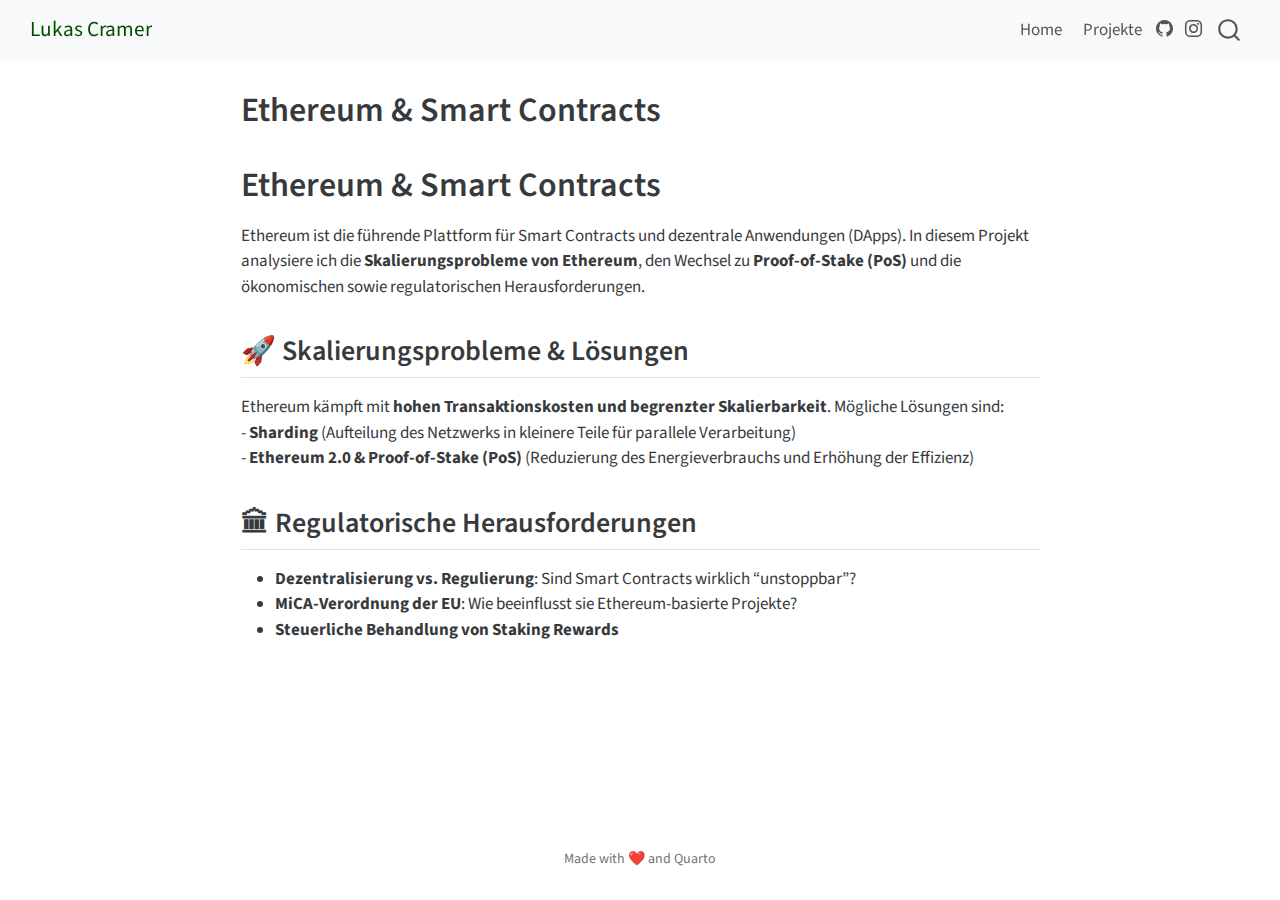
<file: docs/ethereum.html>
<!DOCTYPE html>
<html xmlns="http://www.w3.org/1999/xhtml" lang="en" xml:lang="en"><head>

<meta charset="utf-8">
<meta name="generator" content="quarto-1.6.42">

<meta name="viewport" content="width=device-width, initial-scale=1.0, user-scalable=yes">


<title>Ethereum &amp; Smart Contracts – Home</title>
<style>
code{white-space: pre-wrap;}
span.smallcaps{font-variant: small-caps;}
div.columns{display: flex; gap: min(4vw, 1.5em);}
div.column{flex: auto; overflow-x: auto;}
div.hanging-indent{margin-left: 1.5em; text-indent: -1.5em;}
ul.task-list{list-style: none;}
ul.task-list li input[type="checkbox"] {
  width: 0.8em;
  margin: 0 0.8em 0.2em -1em; /* quarto-specific, see https://github.com/quarto-dev/quarto-cli/issues/4556 */ 
  vertical-align: middle;
}
</style>


<script src="site_libs/quarto-nav/quarto-nav.js"></script>
<script src="site_libs/quarto-nav/headroom.min.js"></script>
<script src="site_libs/clipboard/clipboard.min.js"></script>
<script src="site_libs/quarto-search/autocomplete.umd.js"></script>
<script src="site_libs/quarto-search/fuse.min.js"></script>
<script src="site_libs/quarto-search/quarto-search.js"></script>
<meta name="quarto:offset" content="./">
<script src="site_libs/quarto-html/quarto.js"></script>
<script src="site_libs/quarto-html/popper.min.js"></script>
<script src="site_libs/quarto-html/tippy.umd.min.js"></script>
<script src="site_libs/quarto-html/anchor.min.js"></script>
<link href="site_libs/quarto-html/tippy.css" rel="stylesheet">
<link href="site_libs/quarto-html/quarto-syntax-highlighting-2f5df379a58b258e96c21c0638c20c03.css" rel="stylesheet" id="quarto-text-highlighting-styles">
<script src="site_libs/bootstrap/bootstrap.min.js"></script>
<link href="site_libs/bootstrap/bootstrap-icons.css" rel="stylesheet">
<link href="site_libs/bootstrap/bootstrap-0474817ce1b7bd80409b0462a27db4db.min.css" rel="stylesheet" append-hash="true" id="quarto-bootstrap" data-mode="light">
<script id="quarto-search-options" type="application/json">{
  "location": "navbar",
  "copy-button": false,
  "collapse-after": 3,
  "panel-placement": "end",
  "type": "overlay",
  "limit": 50,
  "keyboard-shortcut": [
    "f",
    "/",
    "s"
  ],
  "show-item-context": false,
  "language": {
    "search-no-results-text": "No results",
    "search-matching-documents-text": "matching documents",
    "search-copy-link-title": "Copy link to search",
    "search-hide-matches-text": "Hide additional matches",
    "search-more-match-text": "more match in this document",
    "search-more-matches-text": "more matches in this document",
    "search-clear-button-title": "Clear",
    "search-text-placeholder": "",
    "search-detached-cancel-button-title": "Cancel",
    "search-submit-button-title": "Submit",
    "search-label": "Search"
  }
}</script>


<meta property="og:title" content="Ethereum &amp; Smart Contracts – Home">
<meta property="og:description" content="">
<meta property="og:site_name" content="Home">
</head>

<body class="nav-fixed fullcontent">

<div id="quarto-search-results"></div>
  <header id="quarto-header" class="headroom fixed-top">
    <nav class="navbar navbar-expand-lg " data-bs-theme="dark">
      <div class="navbar-container container-fluid">
      <div class="navbar-brand-container mx-auto">
    <a class="navbar-brand" href="./index.html">
    <span class="navbar-title">Lukas Cramer</span>
    </a>
  </div>
            <div id="quarto-search" class="" title="Search"></div>
          <button class="navbar-toggler" type="button" data-bs-toggle="collapse" data-bs-target="#navbarCollapse" aria-controls="navbarCollapse" role="menu" aria-expanded="false" aria-label="Toggle navigation" onclick="if (window.quartoToggleHeadroom) { window.quartoToggleHeadroom(); }">
  <span class="navbar-toggler-icon"></span>
</button>
          <div class="collapse navbar-collapse" id="navbarCollapse">
            <ul class="navbar-nav navbar-nav-scroll ms-auto">
  <li class="nav-item">
    <a class="nav-link" href="./index.html"> 
<span class="menu-text">Home</span></a>
  </li>  
  <li class="nav-item">
    <a class="nav-link" href="./projekte.html"> 
<span class="menu-text">Projekte</span></a>
  </li>  
</ul>
          </div> <!-- /navcollapse -->
            <div class="quarto-navbar-tools">
    <a href="https://github.com/vetiveti" title="" class="quarto-navigation-tool px-1" aria-label=""><i class="bi bi-github"></i></a>
    <a href="https://www.instagram.com/cramer.lukas/" title="" class="quarto-navigation-tool px-1" aria-label=""><i class="bi bi-instagram"></i></a>
</div>
      </div> <!-- /container-fluid -->
    </nav>
</header>
<!-- content -->
<div id="quarto-content" class="quarto-container page-columns page-rows-contents page-layout-article page-navbar">
<!-- sidebar -->
<!-- margin-sidebar -->
    
<!-- main -->
<main class="content" id="quarto-document-content">

<header id="title-block-header" class="quarto-title-block default">
<div class="quarto-title">
<h1 class="title">Ethereum &amp; Smart Contracts</h1>
</div>



<div class="quarto-title-meta">

    
  
    
  </div>
  


</header>


<section id="ethereum-smart-contracts" class="level1">
<h1>Ethereum &amp; Smart Contracts</h1>
<p>Ethereum ist die führende Plattform für Smart Contracts und dezentrale Anwendungen (DApps). In diesem Projekt analysiere ich die <strong>Skalierungsprobleme von Ethereum</strong>, den Wechsel zu <strong>Proof-of-Stake (PoS)</strong> und die ökonomischen sowie regulatorischen Herausforderungen.</p>
<section id="skalierungsprobleme-lösungen" class="level2">
<h2 class="anchored" data-anchor-id="skalierungsprobleme-lösungen">🚀 Skalierungsprobleme &amp; Lösungen</h2>
<p>Ethereum kämpft mit <strong>hohen Transaktionskosten und begrenzter Skalierbarkeit</strong>. Mögliche Lösungen sind:<br>
- <strong>Sharding</strong> (Aufteilung des Netzwerks in kleinere Teile für parallele Verarbeitung)<br>
- <strong>Ethereum 2.0 &amp; Proof-of-Stake (PoS)</strong> (Reduzierung des Energieverbrauchs und Erhöhung der Effizienz)</p>
</section>
<section id="regulatorische-herausforderungen" class="level2">
<h2 class="anchored" data-anchor-id="regulatorische-herausforderungen">🏛 Regulatorische Herausforderungen</h2>
<ul>
<li><strong>Dezentralisierung vs.&nbsp;Regulierung</strong>: Sind Smart Contracts wirklich “unstoppbar”?<br>
</li>
<li><strong>MiCA-Verordnung der EU</strong>: Wie beeinflusst sie Ethereum-basierte Projekte?<br>
</li>
<li><strong>Steuerliche Behandlung von Staking Rewards</strong></li>
</ul>


</section>
</section>

</main> <!-- /main -->
<script id="quarto-html-after-body" type="application/javascript">
window.document.addEventListener("DOMContentLoaded", function (event) {
  const toggleBodyColorMode = (bsSheetEl) => {
    const mode = bsSheetEl.getAttribute("data-mode");
    const bodyEl = window.document.querySelector("body");
    if (mode === "dark") {
      bodyEl.classList.add("quarto-dark");
      bodyEl.classList.remove("quarto-light");
    } else {
      bodyEl.classList.add("quarto-light");
      bodyEl.classList.remove("quarto-dark");
    }
  }
  const toggleBodyColorPrimary = () => {
    const bsSheetEl = window.document.querySelector("link#quarto-bootstrap");
    if (bsSheetEl) {
      toggleBodyColorMode(bsSheetEl);
    }
  }
  toggleBodyColorPrimary();  
  const icon = "";
  const anchorJS = new window.AnchorJS();
  anchorJS.options = {
    placement: 'right',
    icon: icon
  };
  anchorJS.add('.anchored');
  const isCodeAnnotation = (el) => {
    for (const clz of el.classList) {
      if (clz.startsWith('code-annotation-')) {                     
        return true;
      }
    }
    return false;
  }
  const onCopySuccess = function(e) {
    // button target
    const button = e.trigger;
    // don't keep focus
    button.blur();
    // flash "checked"
    button.classList.add('code-copy-button-checked');
    var currentTitle = button.getAttribute("title");
    button.setAttribute("title", "Copied!");
    let tooltip;
    if (window.bootstrap) {
      button.setAttribute("data-bs-toggle", "tooltip");
      button.setAttribute("data-bs-placement", "left");
      button.setAttribute("data-bs-title", "Copied!");
      tooltip = new bootstrap.Tooltip(button, 
        { trigger: "manual", 
          customClass: "code-copy-button-tooltip",
          offset: [0, -8]});
      tooltip.show();    
    }
    setTimeout(function() {
      if (tooltip) {
        tooltip.hide();
        button.removeAttribute("data-bs-title");
        button.removeAttribute("data-bs-toggle");
        button.removeAttribute("data-bs-placement");
      }
      button.setAttribute("title", currentTitle);
      button.classList.remove('code-copy-button-checked');
    }, 1000);
    // clear code selection
    e.clearSelection();
  }
  const getTextToCopy = function(trigger) {
      const codeEl = trigger.previousElementSibling.cloneNode(true);
      for (const childEl of codeEl.children) {
        if (isCodeAnnotation(childEl)) {
          childEl.remove();
        }
      }
      return codeEl.innerText;
  }
  const clipboard = new window.ClipboardJS('.code-copy-button:not([data-in-quarto-modal])', {
    text: getTextToCopy
  });
  clipboard.on('success', onCopySuccess);
  if (window.document.getElementById('quarto-embedded-source-code-modal')) {
    const clipboardModal = new window.ClipboardJS('.code-copy-button[data-in-quarto-modal]', {
      text: getTextToCopy,
      container: window.document.getElementById('quarto-embedded-source-code-modal')
    });
    clipboardModal.on('success', onCopySuccess);
  }
    var localhostRegex = new RegExp(/^(?:http|https):\/\/localhost\:?[0-9]*\//);
    var mailtoRegex = new RegExp(/^mailto:/);
      var filterRegex = new RegExp('/' + window.location.host + '/');
    var isInternal = (href) => {
        return filterRegex.test(href) || localhostRegex.test(href) || mailtoRegex.test(href);
    }
    // Inspect non-navigation links and adorn them if external
 	var links = window.document.querySelectorAll('a[href]:not(.nav-link):not(.navbar-brand):not(.toc-action):not(.sidebar-link):not(.sidebar-item-toggle):not(.pagination-link):not(.no-external):not([aria-hidden]):not(.dropdown-item):not(.quarto-navigation-tool):not(.about-link)');
    for (var i=0; i<links.length; i++) {
      const link = links[i];
      if (!isInternal(link.href)) {
        // undo the damage that might have been done by quarto-nav.js in the case of
        // links that we want to consider external
        if (link.dataset.originalHref !== undefined) {
          link.href = link.dataset.originalHref;
        }
      }
    }
  function tippyHover(el, contentFn, onTriggerFn, onUntriggerFn) {
    const config = {
      allowHTML: true,
      maxWidth: 500,
      delay: 100,
      arrow: false,
      appendTo: function(el) {
          return el.parentElement;
      },
      interactive: true,
      interactiveBorder: 10,
      theme: 'quarto',
      placement: 'bottom-start',
    };
    if (contentFn) {
      config.content = contentFn;
    }
    if (onTriggerFn) {
      config.onTrigger = onTriggerFn;
    }
    if (onUntriggerFn) {
      config.onUntrigger = onUntriggerFn;
    }
    window.tippy(el, config); 
  }
  const noterefs = window.document.querySelectorAll('a[role="doc-noteref"]');
  for (var i=0; i<noterefs.length; i++) {
    const ref = noterefs[i];
    tippyHover(ref, function() {
      // use id or data attribute instead here
      let href = ref.getAttribute('data-footnote-href') || ref.getAttribute('href');
      try { href = new URL(href).hash; } catch {}
      const id = href.replace(/^#\/?/, "");
      const note = window.document.getElementById(id);
      if (note) {
        return note.innerHTML;
      } else {
        return "";
      }
    });
  }
  const xrefs = window.document.querySelectorAll('a.quarto-xref');
  const processXRef = (id, note) => {
    // Strip column container classes
    const stripColumnClz = (el) => {
      el.classList.remove("page-full", "page-columns");
      if (el.children) {
        for (const child of el.children) {
          stripColumnClz(child);
        }
      }
    }
    stripColumnClz(note)
    if (id === null || id.startsWith('sec-')) {
      // Special case sections, only their first couple elements
      const container = document.createElement("div");
      if (note.children && note.children.length > 2) {
        container.appendChild(note.children[0].cloneNode(true));
        for (let i = 1; i < note.children.length; i++) {
          const child = note.children[i];
          if (child.tagName === "P" && child.innerText === "") {
            continue;
          } else {
            container.appendChild(child.cloneNode(true));
            break;
          }
        }
        if (window.Quarto?.typesetMath) {
          window.Quarto.typesetMath(container);
        }
        return container.innerHTML
      } else {
        if (window.Quarto?.typesetMath) {
          window.Quarto.typesetMath(note);
        }
        return note.innerHTML;
      }
    } else {
      // Remove any anchor links if they are present
      const anchorLink = note.querySelector('a.anchorjs-link');
      if (anchorLink) {
        anchorLink.remove();
      }
      if (window.Quarto?.typesetMath) {
        window.Quarto.typesetMath(note);
      }
      if (note.classList.contains("callout")) {
        return note.outerHTML;
      } else {
        return note.innerHTML;
      }
    }
  }
  for (var i=0; i<xrefs.length; i++) {
    const xref = xrefs[i];
    tippyHover(xref, undefined, function(instance) {
      instance.disable();
      let url = xref.getAttribute('href');
      let hash = undefined; 
      if (url.startsWith('#')) {
        hash = url;
      } else {
        try { hash = new URL(url).hash; } catch {}
      }
      if (hash) {
        const id = hash.replace(/^#\/?/, "");
        const note = window.document.getElementById(id);
        if (note !== null) {
          try {
            const html = processXRef(id, note.cloneNode(true));
            instance.setContent(html);
          } finally {
            instance.enable();
            instance.show();
          }
        } else {
          // See if we can fetch this
          fetch(url.split('#')[0])
          .then(res => res.text())
          .then(html => {
            const parser = new DOMParser();
            const htmlDoc = parser.parseFromString(html, "text/html");
            const note = htmlDoc.getElementById(id);
            if (note !== null) {
              const html = processXRef(id, note);
              instance.setContent(html);
            } 
          }).finally(() => {
            instance.enable();
            instance.show();
          });
        }
      } else {
        // See if we can fetch a full url (with no hash to target)
        // This is a special case and we should probably do some content thinning / targeting
        fetch(url)
        .then(res => res.text())
        .then(html => {
          const parser = new DOMParser();
          const htmlDoc = parser.parseFromString(html, "text/html");
          const note = htmlDoc.querySelector('main.content');
          if (note !== null) {
            // This should only happen for chapter cross references
            // (since there is no id in the URL)
            // remove the first header
            if (note.children.length > 0 && note.children[0].tagName === "HEADER") {
              note.children[0].remove();
            }
            const html = processXRef(null, note);
            instance.setContent(html);
          } 
        }).finally(() => {
          instance.enable();
          instance.show();
        });
      }
    }, function(instance) {
    });
  }
      let selectedAnnoteEl;
      const selectorForAnnotation = ( cell, annotation) => {
        let cellAttr = 'data-code-cell="' + cell + '"';
        let lineAttr = 'data-code-annotation="' +  annotation + '"';
        const selector = 'span[' + cellAttr + '][' + lineAttr + ']';
        return selector;
      }
      const selectCodeLines = (annoteEl) => {
        const doc = window.document;
        const targetCell = annoteEl.getAttribute("data-target-cell");
        const targetAnnotation = annoteEl.getAttribute("data-target-annotation");
        const annoteSpan = window.document.querySelector(selectorForAnnotation(targetCell, targetAnnotation));
        const lines = annoteSpan.getAttribute("data-code-lines").split(",");
        const lineIds = lines.map((line) => {
          return targetCell + "-" + line;
        })
        let top = null;
        let height = null;
        let parent = null;
        if (lineIds.length > 0) {
            //compute the position of the single el (top and bottom and make a div)
            const el = window.document.getElementById(lineIds[0]);
            top = el.offsetTop;
            height = el.offsetHeight;
            parent = el.parentElement.parentElement;
          if (lineIds.length > 1) {
            const lastEl = window.document.getElementById(lineIds[lineIds.length - 1]);
            const bottom = lastEl.offsetTop + lastEl.offsetHeight;
            height = bottom - top;
          }
          if (top !== null && height !== null && parent !== null) {
            // cook up a div (if necessary) and position it 
            let div = window.document.getElementById("code-annotation-line-highlight");
            if (div === null) {
              div = window.document.createElement("div");
              div.setAttribute("id", "code-annotation-line-highlight");
              div.style.position = 'absolute';
              parent.appendChild(div);
            }
            div.style.top = top - 2 + "px";
            div.style.height = height + 4 + "px";
            div.style.left = 0;
            let gutterDiv = window.document.getElementById("code-annotation-line-highlight-gutter");
            if (gutterDiv === null) {
              gutterDiv = window.document.createElement("div");
              gutterDiv.setAttribute("id", "code-annotation-line-highlight-gutter");
              gutterDiv.style.position = 'absolute';
              const codeCell = window.document.getElementById(targetCell);
              const gutter = codeCell.querySelector('.code-annotation-gutter');
              gutter.appendChild(gutterDiv);
            }
            gutterDiv.style.top = top - 2 + "px";
            gutterDiv.style.height = height + 4 + "px";
          }
          selectedAnnoteEl = annoteEl;
        }
      };
      const unselectCodeLines = () => {
        const elementsIds = ["code-annotation-line-highlight", "code-annotation-line-highlight-gutter"];
        elementsIds.forEach((elId) => {
          const div = window.document.getElementById(elId);
          if (div) {
            div.remove();
          }
        });
        selectedAnnoteEl = undefined;
      };
        // Handle positioning of the toggle
    window.addEventListener(
      "resize",
      throttle(() => {
        elRect = undefined;
        if (selectedAnnoteEl) {
          selectCodeLines(selectedAnnoteEl);
        }
      }, 10)
    );
    function throttle(fn, ms) {
    let throttle = false;
    let timer;
      return (...args) => {
        if(!throttle) { // first call gets through
            fn.apply(this, args);
            throttle = true;
        } else { // all the others get throttled
            if(timer) clearTimeout(timer); // cancel #2
            timer = setTimeout(() => {
              fn.apply(this, args);
              timer = throttle = false;
            }, ms);
        }
      };
    }
      // Attach click handler to the DT
      const annoteDls = window.document.querySelectorAll('dt[data-target-cell]');
      for (const annoteDlNode of annoteDls) {
        annoteDlNode.addEventListener('click', (event) => {
          const clickedEl = event.target;
          if (clickedEl !== selectedAnnoteEl) {
            unselectCodeLines();
            const activeEl = window.document.querySelector('dt[data-target-cell].code-annotation-active');
            if (activeEl) {
              activeEl.classList.remove('code-annotation-active');
            }
            selectCodeLines(clickedEl);
            clickedEl.classList.add('code-annotation-active');
          } else {
            // Unselect the line
            unselectCodeLines();
            clickedEl.classList.remove('code-annotation-active');
          }
        });
      }
  const findCites = (el) => {
    const parentEl = el.parentElement;
    if (parentEl) {
      const cites = parentEl.dataset.cites;
      if (cites) {
        return {
          el,
          cites: cites.split(' ')
        };
      } else {
        return findCites(el.parentElement)
      }
    } else {
      return undefined;
    }
  };
  var bibliorefs = window.document.querySelectorAll('a[role="doc-biblioref"]');
  for (var i=0; i<bibliorefs.length; i++) {
    const ref = bibliorefs[i];
    const citeInfo = findCites(ref);
    if (citeInfo) {
      tippyHover(citeInfo.el, function() {
        var popup = window.document.createElement('div');
        citeInfo.cites.forEach(function(cite) {
          var citeDiv = window.document.createElement('div');
          citeDiv.classList.add('hanging-indent');
          citeDiv.classList.add('csl-entry');
          var biblioDiv = window.document.getElementById('ref-' + cite);
          if (biblioDiv) {
            citeDiv.innerHTML = biblioDiv.innerHTML;
          }
          popup.appendChild(citeDiv);
        });
        return popup.innerHTML;
      });
    }
  }
});
</script>
</div> <!-- /content -->
<footer class="footer">
  <div class="nav-footer">
    <div class="nav-footer-left">
      &nbsp;
    </div>   
    <div class="nav-footer-center">
<p>Made with ❤️ and Quarto</p>
</div>
    <div class="nav-footer-right">
      &nbsp;
    </div>
  </div>
</footer>




</body></html>
</file>
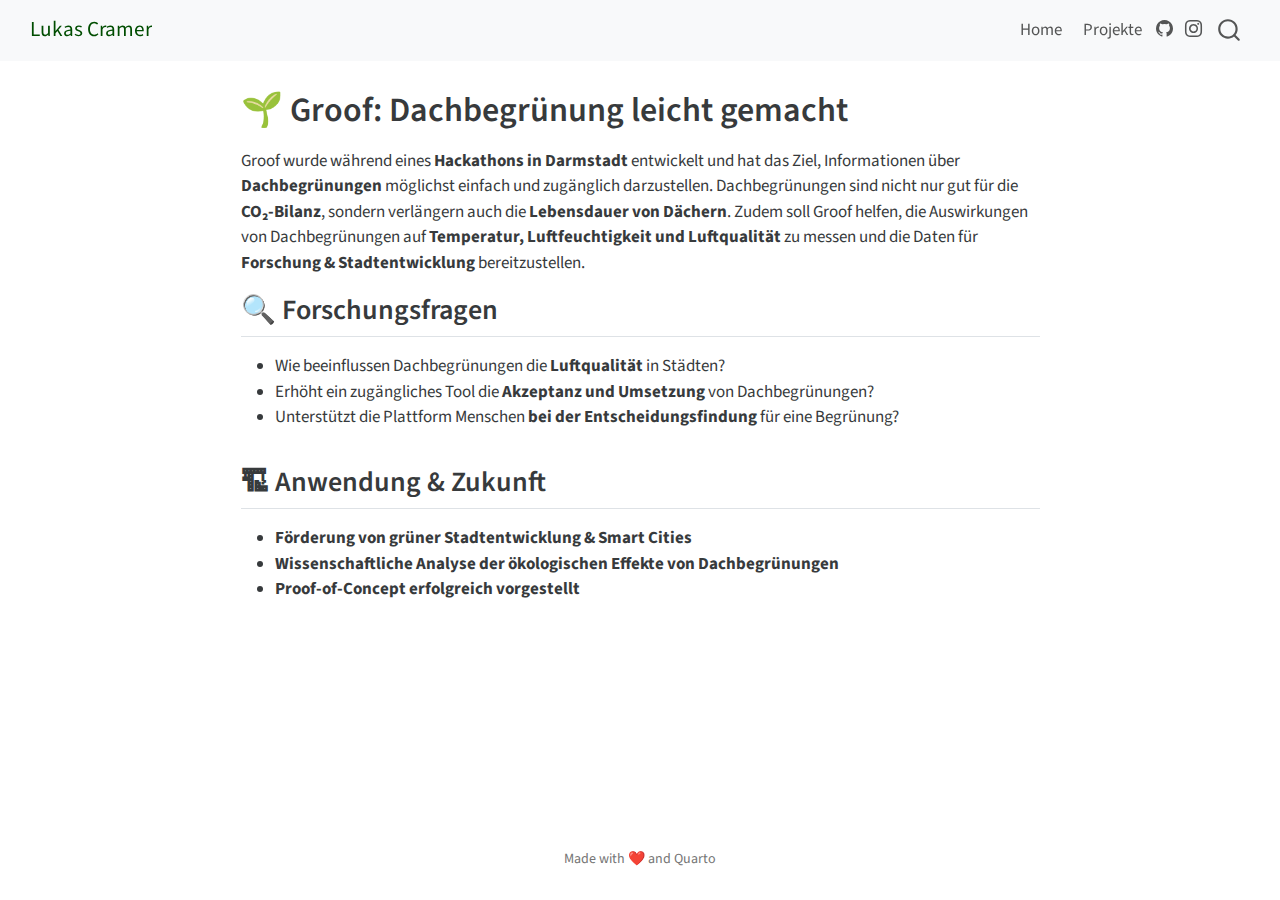
<file: docs/groof.html>
<!DOCTYPE html>
<html xmlns="http://www.w3.org/1999/xhtml" lang="en" xml:lang="en"><head>

<meta charset="utf-8">
<meta name="generator" content="quarto-1.6.42">

<meta name="viewport" content="width=device-width, initial-scale=1.0, user-scalable=yes">


<title>🌱 Groof: Dachbegrünung leicht gemacht – Home</title>
<style>
code{white-space: pre-wrap;}
span.smallcaps{font-variant: small-caps;}
div.columns{display: flex; gap: min(4vw, 1.5em);}
div.column{flex: auto; overflow-x: auto;}
div.hanging-indent{margin-left: 1.5em; text-indent: -1.5em;}
ul.task-list{list-style: none;}
ul.task-list li input[type="checkbox"] {
  width: 0.8em;
  margin: 0 0.8em 0.2em -1em; /* quarto-specific, see https://github.com/quarto-dev/quarto-cli/issues/4556 */ 
  vertical-align: middle;
}
</style>


<script src="site_libs/quarto-nav/quarto-nav.js"></script>
<script src="site_libs/quarto-nav/headroom.min.js"></script>
<script src="site_libs/clipboard/clipboard.min.js"></script>
<script src="site_libs/quarto-search/autocomplete.umd.js"></script>
<script src="site_libs/quarto-search/fuse.min.js"></script>
<script src="site_libs/quarto-search/quarto-search.js"></script>
<meta name="quarto:offset" content="./">
<script src="site_libs/quarto-html/quarto.js"></script>
<script src="site_libs/quarto-html/popper.min.js"></script>
<script src="site_libs/quarto-html/tippy.umd.min.js"></script>
<script src="site_libs/quarto-html/anchor.min.js"></script>
<link href="site_libs/quarto-html/tippy.css" rel="stylesheet">
<link href="site_libs/quarto-html/quarto-syntax-highlighting-2f5df379a58b258e96c21c0638c20c03.css" rel="stylesheet" id="quarto-text-highlighting-styles">
<script src="site_libs/bootstrap/bootstrap.min.js"></script>
<link href="site_libs/bootstrap/bootstrap-icons.css" rel="stylesheet">
<link href="site_libs/bootstrap/bootstrap-0474817ce1b7bd80409b0462a27db4db.min.css" rel="stylesheet" append-hash="true" id="quarto-bootstrap" data-mode="light">
<script id="quarto-search-options" type="application/json">{
  "location": "navbar",
  "copy-button": false,
  "collapse-after": 3,
  "panel-placement": "end",
  "type": "overlay",
  "limit": 50,
  "keyboard-shortcut": [
    "f",
    "/",
    "s"
  ],
  "show-item-context": false,
  "language": {
    "search-no-results-text": "No results",
    "search-matching-documents-text": "matching documents",
    "search-copy-link-title": "Copy link to search",
    "search-hide-matches-text": "Hide additional matches",
    "search-more-match-text": "more match in this document",
    "search-more-matches-text": "more matches in this document",
    "search-clear-button-title": "Clear",
    "search-text-placeholder": "",
    "search-detached-cancel-button-title": "Cancel",
    "search-submit-button-title": "Submit",
    "search-label": "Search"
  }
}</script>


<meta property="og:title" content="🌱 Groof: Dachbegrünung leicht gemacht – Home">
<meta property="og:description" content="">
<meta property="og:site_name" content="Home">
</head>

<body class="nav-fixed fullcontent">

<div id="quarto-search-results"></div>
  <header id="quarto-header" class="headroom fixed-top">
    <nav class="navbar navbar-expand-lg " data-bs-theme="dark">
      <div class="navbar-container container-fluid">
      <div class="navbar-brand-container mx-auto">
    <a class="navbar-brand" href="./index.html">
    <span class="navbar-title">Lukas Cramer</span>
    </a>
  </div>
            <div id="quarto-search" class="" title="Search"></div>
          <button class="navbar-toggler" type="button" data-bs-toggle="collapse" data-bs-target="#navbarCollapse" aria-controls="navbarCollapse" role="menu" aria-expanded="false" aria-label="Toggle navigation" onclick="if (window.quartoToggleHeadroom) { window.quartoToggleHeadroom(); }">
  <span class="navbar-toggler-icon"></span>
</button>
          <div class="collapse navbar-collapse" id="navbarCollapse">
            <ul class="navbar-nav navbar-nav-scroll ms-auto">
  <li class="nav-item">
    <a class="nav-link" href="./index.html"> 
<span class="menu-text">Home</span></a>
  </li>  
  <li class="nav-item">
    <a class="nav-link" href="./projekte.html"> 
<span class="menu-text">Projekte</span></a>
  </li>  
</ul>
          </div> <!-- /navcollapse -->
            <div class="quarto-navbar-tools">
    <a href="https://github.com/vetiveti" title="" class="quarto-navigation-tool px-1" aria-label=""><i class="bi bi-github"></i></a>
    <a href="https://www.instagram.com/cramer.lukas/" title="" class="quarto-navigation-tool px-1" aria-label=""><i class="bi bi-instagram"></i></a>
</div>
      </div> <!-- /container-fluid -->
    </nav>
</header>
<!-- content -->
<div id="quarto-content" class="quarto-container page-columns page-rows-contents page-layout-article page-navbar">
<!-- sidebar -->
<!-- margin-sidebar -->
    
<!-- main -->
<main class="content" id="quarto-document-content">

<header id="title-block-header" class="quarto-title-block default">
<div class="quarto-title">
<h1 class="title">🌱 Groof: Dachbegrünung leicht gemacht</h1>
</div>



<div class="quarto-title-meta">

    
  
    
  </div>
  


</header>


<p>Groof wurde während eines <strong>Hackathons in Darmstadt</strong> entwickelt und hat das Ziel, Informationen über <strong>Dachbegrünungen</strong> möglichst einfach und zugänglich darzustellen. Dachbegrünungen sind nicht nur gut für die <strong>CO₂-Bilanz</strong>, sondern verlängern auch die <strong>Lebensdauer von Dächern</strong>. Zudem soll Groof helfen, die Auswirkungen von Dachbegrünungen auf <strong>Temperatur, Luftfeuchtigkeit und Luftqualität</strong> zu messen und die Daten für <strong>Forschung &amp; Stadtentwicklung</strong> bereitzustellen.</p>
<section id="forschungsfragen" class="level2">
<h2 class="anchored" data-anchor-id="forschungsfragen">🔍 Forschungsfragen</h2>
<ul>
<li>Wie beeinflussen Dachbegrünungen die <strong>Luftqualität</strong> in Städten?<br>
</li>
<li>Erhöht ein zugängliches Tool die <strong>Akzeptanz und Umsetzung</strong> von Dachbegrünungen?<br>
</li>
<li>Unterstützt die Plattform Menschen <strong>bei der Entscheidungsfindung</strong> für eine Begrünung?</li>
</ul>
</section>
<section id="anwendung-zukunft" class="level2">
<h2 class="anchored" data-anchor-id="anwendung-zukunft">🏗 Anwendung &amp; Zukunft</h2>
<ul>
<li><strong>Förderung von grüner Stadtentwicklung &amp; Smart Cities</strong><br>
</li>
<li><strong>Wissenschaftliche Analyse der ökologischen Effekte von Dachbegrünungen</strong><br>
</li>
<li><strong>Proof-of-Concept erfolgreich vorgestellt</strong></li>
</ul>


</section>

</main> <!-- /main -->
<script id="quarto-html-after-body" type="application/javascript">
window.document.addEventListener("DOMContentLoaded", function (event) {
  const toggleBodyColorMode = (bsSheetEl) => {
    const mode = bsSheetEl.getAttribute("data-mode");
    const bodyEl = window.document.querySelector("body");
    if (mode === "dark") {
      bodyEl.classList.add("quarto-dark");
      bodyEl.classList.remove("quarto-light");
    } else {
      bodyEl.classList.add("quarto-light");
      bodyEl.classList.remove("quarto-dark");
    }
  }
  const toggleBodyColorPrimary = () => {
    const bsSheetEl = window.document.querySelector("link#quarto-bootstrap");
    if (bsSheetEl) {
      toggleBodyColorMode(bsSheetEl);
    }
  }
  toggleBodyColorPrimary();  
  const icon = "";
  const anchorJS = new window.AnchorJS();
  anchorJS.options = {
    placement: 'right',
    icon: icon
  };
  anchorJS.add('.anchored');
  const isCodeAnnotation = (el) => {
    for (const clz of el.classList) {
      if (clz.startsWith('code-annotation-')) {                     
        return true;
      }
    }
    return false;
  }
  const onCopySuccess = function(e) {
    // button target
    const button = e.trigger;
    // don't keep focus
    button.blur();
    // flash "checked"
    button.classList.add('code-copy-button-checked');
    var currentTitle = button.getAttribute("title");
    button.setAttribute("title", "Copied!");
    let tooltip;
    if (window.bootstrap) {
      button.setAttribute("data-bs-toggle", "tooltip");
      button.setAttribute("data-bs-placement", "left");
      button.setAttribute("data-bs-title", "Copied!");
      tooltip = new bootstrap.Tooltip(button, 
        { trigger: "manual", 
          customClass: "code-copy-button-tooltip",
          offset: [0, -8]});
      tooltip.show();    
    }
    setTimeout(function() {
      if (tooltip) {
        tooltip.hide();
        button.removeAttribute("data-bs-title");
        button.removeAttribute("data-bs-toggle");
        button.removeAttribute("data-bs-placement");
      }
      button.setAttribute("title", currentTitle);
      button.classList.remove('code-copy-button-checked');
    }, 1000);
    // clear code selection
    e.clearSelection();
  }
  const getTextToCopy = function(trigger) {
      const codeEl = trigger.previousElementSibling.cloneNode(true);
      for (const childEl of codeEl.children) {
        if (isCodeAnnotation(childEl)) {
          childEl.remove();
        }
      }
      return codeEl.innerText;
  }
  const clipboard = new window.ClipboardJS('.code-copy-button:not([data-in-quarto-modal])', {
    text: getTextToCopy
  });
  clipboard.on('success', onCopySuccess);
  if (window.document.getElementById('quarto-embedded-source-code-modal')) {
    const clipboardModal = new window.ClipboardJS('.code-copy-button[data-in-quarto-modal]', {
      text: getTextToCopy,
      container: window.document.getElementById('quarto-embedded-source-code-modal')
    });
    clipboardModal.on('success', onCopySuccess);
  }
    var localhostRegex = new RegExp(/^(?:http|https):\/\/localhost\:?[0-9]*\//);
    var mailtoRegex = new RegExp(/^mailto:/);
      var filterRegex = new RegExp('/' + window.location.host + '/');
    var isInternal = (href) => {
        return filterRegex.test(href) || localhostRegex.test(href) || mailtoRegex.test(href);
    }
    // Inspect non-navigation links and adorn them if external
 	var links = window.document.querySelectorAll('a[href]:not(.nav-link):not(.navbar-brand):not(.toc-action):not(.sidebar-link):not(.sidebar-item-toggle):not(.pagination-link):not(.no-external):not([aria-hidden]):not(.dropdown-item):not(.quarto-navigation-tool):not(.about-link)');
    for (var i=0; i<links.length; i++) {
      const link = links[i];
      if (!isInternal(link.href)) {
        // undo the damage that might have been done by quarto-nav.js in the case of
        // links that we want to consider external
        if (link.dataset.originalHref !== undefined) {
          link.href = link.dataset.originalHref;
        }
      }
    }
  function tippyHover(el, contentFn, onTriggerFn, onUntriggerFn) {
    const config = {
      allowHTML: true,
      maxWidth: 500,
      delay: 100,
      arrow: false,
      appendTo: function(el) {
          return el.parentElement;
      },
      interactive: true,
      interactiveBorder: 10,
      theme: 'quarto',
      placement: 'bottom-start',
    };
    if (contentFn) {
      config.content = contentFn;
    }
    if (onTriggerFn) {
      config.onTrigger = onTriggerFn;
    }
    if (onUntriggerFn) {
      config.onUntrigger = onUntriggerFn;
    }
    window.tippy(el, config); 
  }
  const noterefs = window.document.querySelectorAll('a[role="doc-noteref"]');
  for (var i=0; i<noterefs.length; i++) {
    const ref = noterefs[i];
    tippyHover(ref, function() {
      // use id or data attribute instead here
      let href = ref.getAttribute('data-footnote-href') || ref.getAttribute('href');
      try { href = new URL(href).hash; } catch {}
      const id = href.replace(/^#\/?/, "");
      const note = window.document.getElementById(id);
      if (note) {
        return note.innerHTML;
      } else {
        return "";
      }
    });
  }
  const xrefs = window.document.querySelectorAll('a.quarto-xref');
  const processXRef = (id, note) => {
    // Strip column container classes
    const stripColumnClz = (el) => {
      el.classList.remove("page-full", "page-columns");
      if (el.children) {
        for (const child of el.children) {
          stripColumnClz(child);
        }
      }
    }
    stripColumnClz(note)
    if (id === null || id.startsWith('sec-')) {
      // Special case sections, only their first couple elements
      const container = document.createElement("div");
      if (note.children && note.children.length > 2) {
        container.appendChild(note.children[0].cloneNode(true));
        for (let i = 1; i < note.children.length; i++) {
          const child = note.children[i];
          if (child.tagName === "P" && child.innerText === "") {
            continue;
          } else {
            container.appendChild(child.cloneNode(true));
            break;
          }
        }
        if (window.Quarto?.typesetMath) {
          window.Quarto.typesetMath(container);
        }
        return container.innerHTML
      } else {
        if (window.Quarto?.typesetMath) {
          window.Quarto.typesetMath(note);
        }
        return note.innerHTML;
      }
    } else {
      // Remove any anchor links if they are present
      const anchorLink = note.querySelector('a.anchorjs-link');
      if (anchorLink) {
        anchorLink.remove();
      }
      if (window.Quarto?.typesetMath) {
        window.Quarto.typesetMath(note);
      }
      if (note.classList.contains("callout")) {
        return note.outerHTML;
      } else {
        return note.innerHTML;
      }
    }
  }
  for (var i=0; i<xrefs.length; i++) {
    const xref = xrefs[i];
    tippyHover(xref, undefined, function(instance) {
      instance.disable();
      let url = xref.getAttribute('href');
      let hash = undefined; 
      if (url.startsWith('#')) {
        hash = url;
      } else {
        try { hash = new URL(url).hash; } catch {}
      }
      if (hash) {
        const id = hash.replace(/^#\/?/, "");
        const note = window.document.getElementById(id);
        if (note !== null) {
          try {
            const html = processXRef(id, note.cloneNode(true));
            instance.setContent(html);
          } finally {
            instance.enable();
            instance.show();
          }
        } else {
          // See if we can fetch this
          fetch(url.split('#')[0])
          .then(res => res.text())
          .then(html => {
            const parser = new DOMParser();
            const htmlDoc = parser.parseFromString(html, "text/html");
            const note = htmlDoc.getElementById(id);
            if (note !== null) {
              const html = processXRef(id, note);
              instance.setContent(html);
            } 
          }).finally(() => {
            instance.enable();
            instance.show();
          });
        }
      } else {
        // See if we can fetch a full url (with no hash to target)
        // This is a special case and we should probably do some content thinning / targeting
        fetch(url)
        .then(res => res.text())
        .then(html => {
          const parser = new DOMParser();
          const htmlDoc = parser.parseFromString(html, "text/html");
          const note = htmlDoc.querySelector('main.content');
          if (note !== null) {
            // This should only happen for chapter cross references
            // (since there is no id in the URL)
            // remove the first header
            if (note.children.length > 0 && note.children[0].tagName === "HEADER") {
              note.children[0].remove();
            }
            const html = processXRef(null, note);
            instance.setContent(html);
          } 
        }).finally(() => {
          instance.enable();
          instance.show();
        });
      }
    }, function(instance) {
    });
  }
      let selectedAnnoteEl;
      const selectorForAnnotation = ( cell, annotation) => {
        let cellAttr = 'data-code-cell="' + cell + '"';
        let lineAttr = 'data-code-annotation="' +  annotation + '"';
        const selector = 'span[' + cellAttr + '][' + lineAttr + ']';
        return selector;
      }
      const selectCodeLines = (annoteEl) => {
        const doc = window.document;
        const targetCell = annoteEl.getAttribute("data-target-cell");
        const targetAnnotation = annoteEl.getAttribute("data-target-annotation");
        const annoteSpan = window.document.querySelector(selectorForAnnotation(targetCell, targetAnnotation));
        const lines = annoteSpan.getAttribute("data-code-lines").split(",");
        const lineIds = lines.map((line) => {
          return targetCell + "-" + line;
        })
        let top = null;
        let height = null;
        let parent = null;
        if (lineIds.length > 0) {
            //compute the position of the single el (top and bottom and make a div)
            const el = window.document.getElementById(lineIds[0]);
            top = el.offsetTop;
            height = el.offsetHeight;
            parent = el.parentElement.parentElement;
          if (lineIds.length > 1) {
            const lastEl = window.document.getElementById(lineIds[lineIds.length - 1]);
            const bottom = lastEl.offsetTop + lastEl.offsetHeight;
            height = bottom - top;
          }
          if (top !== null && height !== null && parent !== null) {
            // cook up a div (if necessary) and position it 
            let div = window.document.getElementById("code-annotation-line-highlight");
            if (div === null) {
              div = window.document.createElement("div");
              div.setAttribute("id", "code-annotation-line-highlight");
              div.style.position = 'absolute';
              parent.appendChild(div);
            }
            div.style.top = top - 2 + "px";
            div.style.height = height + 4 + "px";
            div.style.left = 0;
            let gutterDiv = window.document.getElementById("code-annotation-line-highlight-gutter");
            if (gutterDiv === null) {
              gutterDiv = window.document.createElement("div");
              gutterDiv.setAttribute("id", "code-annotation-line-highlight-gutter");
              gutterDiv.style.position = 'absolute';
              const codeCell = window.document.getElementById(targetCell);
              const gutter = codeCell.querySelector('.code-annotation-gutter');
              gutter.appendChild(gutterDiv);
            }
            gutterDiv.style.top = top - 2 + "px";
            gutterDiv.style.height = height + 4 + "px";
          }
          selectedAnnoteEl = annoteEl;
        }
      };
      const unselectCodeLines = () => {
        const elementsIds = ["code-annotation-line-highlight", "code-annotation-line-highlight-gutter"];
        elementsIds.forEach((elId) => {
          const div = window.document.getElementById(elId);
          if (div) {
            div.remove();
          }
        });
        selectedAnnoteEl = undefined;
      };
        // Handle positioning of the toggle
    window.addEventListener(
      "resize",
      throttle(() => {
        elRect = undefined;
        if (selectedAnnoteEl) {
          selectCodeLines(selectedAnnoteEl);
        }
      }, 10)
    );
    function throttle(fn, ms) {
    let throttle = false;
    let timer;
      return (...args) => {
        if(!throttle) { // first call gets through
            fn.apply(this, args);
            throttle = true;
        } else { // all the others get throttled
            if(timer) clearTimeout(timer); // cancel #2
            timer = setTimeout(() => {
              fn.apply(this, args);
              timer = throttle = false;
            }, ms);
        }
      };
    }
      // Attach click handler to the DT
      const annoteDls = window.document.querySelectorAll('dt[data-target-cell]');
      for (const annoteDlNode of annoteDls) {
        annoteDlNode.addEventListener('click', (event) => {
          const clickedEl = event.target;
          if (clickedEl !== selectedAnnoteEl) {
            unselectCodeLines();
            const activeEl = window.document.querySelector('dt[data-target-cell].code-annotation-active');
            if (activeEl) {
              activeEl.classList.remove('code-annotation-active');
            }
            selectCodeLines(clickedEl);
            clickedEl.classList.add('code-annotation-active');
          } else {
            // Unselect the line
            unselectCodeLines();
            clickedEl.classList.remove('code-annotation-active');
          }
        });
      }
  const findCites = (el) => {
    const parentEl = el.parentElement;
    if (parentEl) {
      const cites = parentEl.dataset.cites;
      if (cites) {
        return {
          el,
          cites: cites.split(' ')
        };
      } else {
        return findCites(el.parentElement)
      }
    } else {
      return undefined;
    }
  };
  var bibliorefs = window.document.querySelectorAll('a[role="doc-biblioref"]');
  for (var i=0; i<bibliorefs.length; i++) {
    const ref = bibliorefs[i];
    const citeInfo = findCites(ref);
    if (citeInfo) {
      tippyHover(citeInfo.el, function() {
        var popup = window.document.createElement('div');
        citeInfo.cites.forEach(function(cite) {
          var citeDiv = window.document.createElement('div');
          citeDiv.classList.add('hanging-indent');
          citeDiv.classList.add('csl-entry');
          var biblioDiv = window.document.getElementById('ref-' + cite);
          if (biblioDiv) {
            citeDiv.innerHTML = biblioDiv.innerHTML;
          }
          popup.appendChild(citeDiv);
        });
        return popup.innerHTML;
      });
    }
  }
});
</script>
</div> <!-- /content -->
<footer class="footer">
  <div class="nav-footer">
    <div class="nav-footer-left">
      &nbsp;
    </div>   
    <div class="nav-footer-center">
<p>Made with ❤️ and Quarto</p>
</div>
    <div class="nav-footer-right">
      &nbsp;
    </div>
  </div>
</footer>




</body></html>
</file>
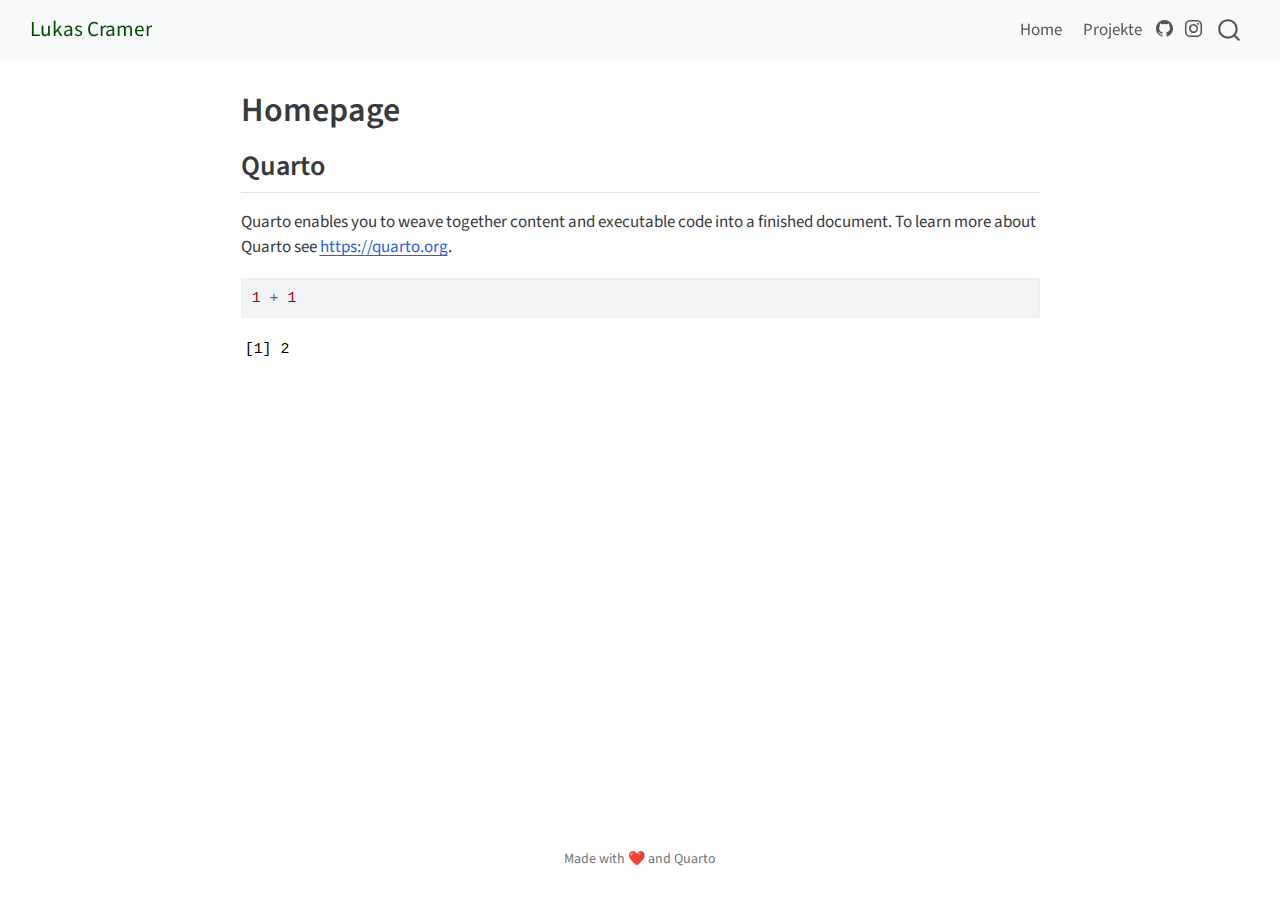
<file: docs/Homepage.html>
<!DOCTYPE html>
<html xmlns="http://www.w3.org/1999/xhtml" lang="en" xml:lang="en"><head>

<meta charset="utf-8">
<meta name="generator" content="quarto-1.6.42">

<meta name="viewport" content="width=device-width, initial-scale=1.0, user-scalable=yes">


<title>Homepage – Home</title>
<style>
code{white-space: pre-wrap;}
span.smallcaps{font-variant: small-caps;}
div.columns{display: flex; gap: min(4vw, 1.5em);}
div.column{flex: auto; overflow-x: auto;}
div.hanging-indent{margin-left: 1.5em; text-indent: -1.5em;}
ul.task-list{list-style: none;}
ul.task-list li input[type="checkbox"] {
  width: 0.8em;
  margin: 0 0.8em 0.2em -1em; /* quarto-specific, see https://github.com/quarto-dev/quarto-cli/issues/4556 */ 
  vertical-align: middle;
}
/* CSS for syntax highlighting */
pre > code.sourceCode { white-space: pre; position: relative; }
pre > code.sourceCode > span { line-height: 1.25; }
pre > code.sourceCode > span:empty { height: 1.2em; }
.sourceCode { overflow: visible; }
code.sourceCode > span { color: inherit; text-decoration: inherit; }
div.sourceCode { margin: 1em 0; }
pre.sourceCode { margin: 0; }
@media screen {
div.sourceCode { overflow: auto; }
}
@media print {
pre > code.sourceCode { white-space: pre-wrap; }
pre > code.sourceCode > span { display: inline-block; text-indent: -5em; padding-left: 5em; }
}
pre.numberSource code
  { counter-reset: source-line 0; }
pre.numberSource code > span
  { position: relative; left: -4em; counter-increment: source-line; }
pre.numberSource code > span > a:first-child::before
  { content: counter(source-line);
    position: relative; left: -1em; text-align: right; vertical-align: baseline;
    border: none; display: inline-block;
    -webkit-touch-callout: none; -webkit-user-select: none;
    -khtml-user-select: none; -moz-user-select: none;
    -ms-user-select: none; user-select: none;
    padding: 0 4px; width: 4em;
  }
pre.numberSource { margin-left: 3em;  padding-left: 4px; }
div.sourceCode
  {   }
@media screen {
pre > code.sourceCode > span > a:first-child::before { text-decoration: underline; }
}
</style>


<script src="site_libs/quarto-nav/quarto-nav.js"></script>
<script src="site_libs/quarto-nav/headroom.min.js"></script>
<script src="site_libs/clipboard/clipboard.min.js"></script>
<script src="site_libs/quarto-search/autocomplete.umd.js"></script>
<script src="site_libs/quarto-search/fuse.min.js"></script>
<script src="site_libs/quarto-search/quarto-search.js"></script>
<meta name="quarto:offset" content="./">
<script src="site_libs/quarto-html/quarto.js"></script>
<script src="site_libs/quarto-html/popper.min.js"></script>
<script src="site_libs/quarto-html/tippy.umd.min.js"></script>
<script src="site_libs/quarto-html/anchor.min.js"></script>
<link href="site_libs/quarto-html/tippy.css" rel="stylesheet">
<link href="site_libs/quarto-html/quarto-syntax-highlighting-2f5df379a58b258e96c21c0638c20c03.css" rel="stylesheet" id="quarto-text-highlighting-styles">
<script src="site_libs/bootstrap/bootstrap.min.js"></script>
<link href="site_libs/bootstrap/bootstrap-icons.css" rel="stylesheet">
<link href="site_libs/bootstrap/bootstrap-0474817ce1b7bd80409b0462a27db4db.min.css" rel="stylesheet" append-hash="true" id="quarto-bootstrap" data-mode="light">
<script id="quarto-search-options" type="application/json">{
  "location": "navbar",
  "copy-button": false,
  "collapse-after": 3,
  "panel-placement": "end",
  "type": "overlay",
  "limit": 50,
  "keyboard-shortcut": [
    "f",
    "/",
    "s"
  ],
  "show-item-context": false,
  "language": {
    "search-no-results-text": "No results",
    "search-matching-documents-text": "matching documents",
    "search-copy-link-title": "Copy link to search",
    "search-hide-matches-text": "Hide additional matches",
    "search-more-match-text": "more match in this document",
    "search-more-matches-text": "more matches in this document",
    "search-clear-button-title": "Clear",
    "search-text-placeholder": "",
    "search-detached-cancel-button-title": "Cancel",
    "search-submit-button-title": "Submit",
    "search-label": "Search"
  }
}</script>


<meta property="og:title" content="Homepage – Home">
<meta property="og:description" content="">
<meta property="og:site_name" content="Home">
</head>

<body class="nav-fixed fullcontent">

<div id="quarto-search-results"></div>
  <header id="quarto-header" class="headroom fixed-top">
    <nav class="navbar navbar-expand-lg " data-bs-theme="dark">
      <div class="navbar-container container-fluid">
      <div class="navbar-brand-container mx-auto">
    <a class="navbar-brand" href="./index.html">
    <span class="navbar-title">Lukas Cramer</span>
    </a>
  </div>
            <div id="quarto-search" class="" title="Search"></div>
          <button class="navbar-toggler" type="button" data-bs-toggle="collapse" data-bs-target="#navbarCollapse" aria-controls="navbarCollapse" role="menu" aria-expanded="false" aria-label="Toggle navigation" onclick="if (window.quartoToggleHeadroom) { window.quartoToggleHeadroom(); }">
  <span class="navbar-toggler-icon"></span>
</button>
          <div class="collapse navbar-collapse" id="navbarCollapse">
            <ul class="navbar-nav navbar-nav-scroll ms-auto">
  <li class="nav-item">
    <a class="nav-link" href="./index.html"> 
<span class="menu-text">Home</span></a>
  </li>  
  <li class="nav-item">
    <a class="nav-link" href="./projekte.html"> 
<span class="menu-text">Projekte</span></a>
  </li>  
</ul>
          </div> <!-- /navcollapse -->
            <div class="quarto-navbar-tools">
    <a href="https://github.com/vetiveti" title="" class="quarto-navigation-tool px-1" aria-label=""><i class="bi bi-github"></i></a>
    <a href="https://www.instagram.com/cramer.lukas/" title="" class="quarto-navigation-tool px-1" aria-label=""><i class="bi bi-instagram"></i></a>
</div>
      </div> <!-- /container-fluid -->
    </nav>
</header>
<!-- content -->
<div id="quarto-content" class="quarto-container page-columns page-rows-contents page-layout-article page-navbar">
<!-- sidebar -->
<!-- margin-sidebar -->
    
<!-- main -->
<main class="content" id="quarto-document-content">

<header id="title-block-header" class="quarto-title-block default">
<div class="quarto-title">
<h1 class="title">Homepage</h1>
</div>



<div class="quarto-title-meta">

    
  
    
  </div>
  


</header>


<section id="quarto" class="level2">
<h2 class="anchored" data-anchor-id="quarto">Quarto</h2>
<p>Quarto enables you to weave together content and executable code into a finished document. To learn more about Quarto see <a href="https://quarto.org" class="uri">https://quarto.org</a>.</p>
<div class="cell">
<div class="sourceCode cell-code" id="cb1"><pre class="sourceCode r code-with-copy"><code class="sourceCode r"><span id="cb1-1"><a href="#cb1-1" aria-hidden="true" tabindex="-1"></a><span class="dv">1</span> <span class="sc">+</span> <span class="dv">1</span></span></code><button title="Copy to Clipboard" class="code-copy-button"><i class="bi"></i></button></pre></div>
<div class="cell-output cell-output-stdout">
<pre><code>[1] 2</code></pre>
</div>
</div>


</section>

</main> <!-- /main -->
<script id="quarto-html-after-body" type="application/javascript">
window.document.addEventListener("DOMContentLoaded", function (event) {
  const toggleBodyColorMode = (bsSheetEl) => {
    const mode = bsSheetEl.getAttribute("data-mode");
    const bodyEl = window.document.querySelector("body");
    if (mode === "dark") {
      bodyEl.classList.add("quarto-dark");
      bodyEl.classList.remove("quarto-light");
    } else {
      bodyEl.classList.add("quarto-light");
      bodyEl.classList.remove("quarto-dark");
    }
  }
  const toggleBodyColorPrimary = () => {
    const bsSheetEl = window.document.querySelector("link#quarto-bootstrap");
    if (bsSheetEl) {
      toggleBodyColorMode(bsSheetEl);
    }
  }
  toggleBodyColorPrimary();  
  const icon = "";
  const anchorJS = new window.AnchorJS();
  anchorJS.options = {
    placement: 'right',
    icon: icon
  };
  anchorJS.add('.anchored');
  const isCodeAnnotation = (el) => {
    for (const clz of el.classList) {
      if (clz.startsWith('code-annotation-')) {                     
        return true;
      }
    }
    return false;
  }
  const onCopySuccess = function(e) {
    // button target
    const button = e.trigger;
    // don't keep focus
    button.blur();
    // flash "checked"
    button.classList.add('code-copy-button-checked');
    var currentTitle = button.getAttribute("title");
    button.setAttribute("title", "Copied!");
    let tooltip;
    if (window.bootstrap) {
      button.setAttribute("data-bs-toggle", "tooltip");
      button.setAttribute("data-bs-placement", "left");
      button.setAttribute("data-bs-title", "Copied!");
      tooltip = new bootstrap.Tooltip(button, 
        { trigger: "manual", 
          customClass: "code-copy-button-tooltip",
          offset: [0, -8]});
      tooltip.show();    
    }
    setTimeout(function() {
      if (tooltip) {
        tooltip.hide();
        button.removeAttribute("data-bs-title");
        button.removeAttribute("data-bs-toggle");
        button.removeAttribute("data-bs-placement");
      }
      button.setAttribute("title", currentTitle);
      button.classList.remove('code-copy-button-checked');
    }, 1000);
    // clear code selection
    e.clearSelection();
  }
  const getTextToCopy = function(trigger) {
      const codeEl = trigger.previousElementSibling.cloneNode(true);
      for (const childEl of codeEl.children) {
        if (isCodeAnnotation(childEl)) {
          childEl.remove();
        }
      }
      return codeEl.innerText;
  }
  const clipboard = new window.ClipboardJS('.code-copy-button:not([data-in-quarto-modal])', {
    text: getTextToCopy
  });
  clipboard.on('success', onCopySuccess);
  if (window.document.getElementById('quarto-embedded-source-code-modal')) {
    const clipboardModal = new window.ClipboardJS('.code-copy-button[data-in-quarto-modal]', {
      text: getTextToCopy,
      container: window.document.getElementById('quarto-embedded-source-code-modal')
    });
    clipboardModal.on('success', onCopySuccess);
  }
    var localhostRegex = new RegExp(/^(?:http|https):\/\/localhost\:?[0-9]*\//);
    var mailtoRegex = new RegExp(/^mailto:/);
      var filterRegex = new RegExp('/' + window.location.host + '/');
    var isInternal = (href) => {
        return filterRegex.test(href) || localhostRegex.test(href) || mailtoRegex.test(href);
    }
    // Inspect non-navigation links and adorn them if external
 	var links = window.document.querySelectorAll('a[href]:not(.nav-link):not(.navbar-brand):not(.toc-action):not(.sidebar-link):not(.sidebar-item-toggle):not(.pagination-link):not(.no-external):not([aria-hidden]):not(.dropdown-item):not(.quarto-navigation-tool):not(.about-link)');
    for (var i=0; i<links.length; i++) {
      const link = links[i];
      if (!isInternal(link.href)) {
        // undo the damage that might have been done by quarto-nav.js in the case of
        // links that we want to consider external
        if (link.dataset.originalHref !== undefined) {
          link.href = link.dataset.originalHref;
        }
      }
    }
  function tippyHover(el, contentFn, onTriggerFn, onUntriggerFn) {
    const config = {
      allowHTML: true,
      maxWidth: 500,
      delay: 100,
      arrow: false,
      appendTo: function(el) {
          return el.parentElement;
      },
      interactive: true,
      interactiveBorder: 10,
      theme: 'quarto',
      placement: 'bottom-start',
    };
    if (contentFn) {
      config.content = contentFn;
    }
    if (onTriggerFn) {
      config.onTrigger = onTriggerFn;
    }
    if (onUntriggerFn) {
      config.onUntrigger = onUntriggerFn;
    }
    window.tippy(el, config); 
  }
  const noterefs = window.document.querySelectorAll('a[role="doc-noteref"]');
  for (var i=0; i<noterefs.length; i++) {
    const ref = noterefs[i];
    tippyHover(ref, function() {
      // use id or data attribute instead here
      let href = ref.getAttribute('data-footnote-href') || ref.getAttribute('href');
      try { href = new URL(href).hash; } catch {}
      const id = href.replace(/^#\/?/, "");
      const note = window.document.getElementById(id);
      if (note) {
        return note.innerHTML;
      } else {
        return "";
      }
    });
  }
  const xrefs = window.document.querySelectorAll('a.quarto-xref');
  const processXRef = (id, note) => {
    // Strip column container classes
    const stripColumnClz = (el) => {
      el.classList.remove("page-full", "page-columns");
      if (el.children) {
        for (const child of el.children) {
          stripColumnClz(child);
        }
      }
    }
    stripColumnClz(note)
    if (id === null || id.startsWith('sec-')) {
      // Special case sections, only their first couple elements
      const container = document.createElement("div");
      if (note.children && note.children.length > 2) {
        container.appendChild(note.children[0].cloneNode(true));
        for (let i = 1; i < note.children.length; i++) {
          const child = note.children[i];
          if (child.tagName === "P" && child.innerText === "") {
            continue;
          } else {
            container.appendChild(child.cloneNode(true));
            break;
          }
        }
        if (window.Quarto?.typesetMath) {
          window.Quarto.typesetMath(container);
        }
        return container.innerHTML
      } else {
        if (window.Quarto?.typesetMath) {
          window.Quarto.typesetMath(note);
        }
        return note.innerHTML;
      }
    } else {
      // Remove any anchor links if they are present
      const anchorLink = note.querySelector('a.anchorjs-link');
      if (anchorLink) {
        anchorLink.remove();
      }
      if (window.Quarto?.typesetMath) {
        window.Quarto.typesetMath(note);
      }
      if (note.classList.contains("callout")) {
        return note.outerHTML;
      } else {
        return note.innerHTML;
      }
    }
  }
  for (var i=0; i<xrefs.length; i++) {
    const xref = xrefs[i];
    tippyHover(xref, undefined, function(instance) {
      instance.disable();
      let url = xref.getAttribute('href');
      let hash = undefined; 
      if (url.startsWith('#')) {
        hash = url;
      } else {
        try { hash = new URL(url).hash; } catch {}
      }
      if (hash) {
        const id = hash.replace(/^#\/?/, "");
        const note = window.document.getElementById(id);
        if (note !== null) {
          try {
            const html = processXRef(id, note.cloneNode(true));
            instance.setContent(html);
          } finally {
            instance.enable();
            instance.show();
          }
        } else {
          // See if we can fetch this
          fetch(url.split('#')[0])
          .then(res => res.text())
          .then(html => {
            const parser = new DOMParser();
            const htmlDoc = parser.parseFromString(html, "text/html");
            const note = htmlDoc.getElementById(id);
            if (note !== null) {
              const html = processXRef(id, note);
              instance.setContent(html);
            } 
          }).finally(() => {
            instance.enable();
            instance.show();
          });
        }
      } else {
        // See if we can fetch a full url (with no hash to target)
        // This is a special case and we should probably do some content thinning / targeting
        fetch(url)
        .then(res => res.text())
        .then(html => {
          const parser = new DOMParser();
          const htmlDoc = parser.parseFromString(html, "text/html");
          const note = htmlDoc.querySelector('main.content');
          if (note !== null) {
            // This should only happen for chapter cross references
            // (since there is no id in the URL)
            // remove the first header
            if (note.children.length > 0 && note.children[0].tagName === "HEADER") {
              note.children[0].remove();
            }
            const html = processXRef(null, note);
            instance.setContent(html);
          } 
        }).finally(() => {
          instance.enable();
          instance.show();
        });
      }
    }, function(instance) {
    });
  }
      let selectedAnnoteEl;
      const selectorForAnnotation = ( cell, annotation) => {
        let cellAttr = 'data-code-cell="' + cell + '"';
        let lineAttr = 'data-code-annotation="' +  annotation + '"';
        const selector = 'span[' + cellAttr + '][' + lineAttr + ']';
        return selector;
      }
      const selectCodeLines = (annoteEl) => {
        const doc = window.document;
        const targetCell = annoteEl.getAttribute("data-target-cell");
        const targetAnnotation = annoteEl.getAttribute("data-target-annotation");
        const annoteSpan = window.document.querySelector(selectorForAnnotation(targetCell, targetAnnotation));
        const lines = annoteSpan.getAttribute("data-code-lines").split(",");
        const lineIds = lines.map((line) => {
          return targetCell + "-" + line;
        })
        let top = null;
        let height = null;
        let parent = null;
        if (lineIds.length > 0) {
            //compute the position of the single el (top and bottom and make a div)
            const el = window.document.getElementById(lineIds[0]);
            top = el.offsetTop;
            height = el.offsetHeight;
            parent = el.parentElement.parentElement;
          if (lineIds.length > 1) {
            const lastEl = window.document.getElementById(lineIds[lineIds.length - 1]);
            const bottom = lastEl.offsetTop + lastEl.offsetHeight;
            height = bottom - top;
          }
          if (top !== null && height !== null && parent !== null) {
            // cook up a div (if necessary) and position it 
            let div = window.document.getElementById("code-annotation-line-highlight");
            if (div === null) {
              div = window.document.createElement("div");
              div.setAttribute("id", "code-annotation-line-highlight");
              div.style.position = 'absolute';
              parent.appendChild(div);
            }
            div.style.top = top - 2 + "px";
            div.style.height = height + 4 + "px";
            div.style.left = 0;
            let gutterDiv = window.document.getElementById("code-annotation-line-highlight-gutter");
            if (gutterDiv === null) {
              gutterDiv = window.document.createElement("div");
              gutterDiv.setAttribute("id", "code-annotation-line-highlight-gutter");
              gutterDiv.style.position = 'absolute';
              const codeCell = window.document.getElementById(targetCell);
              const gutter = codeCell.querySelector('.code-annotation-gutter');
              gutter.appendChild(gutterDiv);
            }
            gutterDiv.style.top = top - 2 + "px";
            gutterDiv.style.height = height + 4 + "px";
          }
          selectedAnnoteEl = annoteEl;
        }
      };
      const unselectCodeLines = () => {
        const elementsIds = ["code-annotation-line-highlight", "code-annotation-line-highlight-gutter"];
        elementsIds.forEach((elId) => {
          const div = window.document.getElementById(elId);
          if (div) {
            div.remove();
          }
        });
        selectedAnnoteEl = undefined;
      };
        // Handle positioning of the toggle
    window.addEventListener(
      "resize",
      throttle(() => {
        elRect = undefined;
        if (selectedAnnoteEl) {
          selectCodeLines(selectedAnnoteEl);
        }
      }, 10)
    );
    function throttle(fn, ms) {
    let throttle = false;
    let timer;
      return (...args) => {
        if(!throttle) { // first call gets through
            fn.apply(this, args);
            throttle = true;
        } else { // all the others get throttled
            if(timer) clearTimeout(timer); // cancel #2
            timer = setTimeout(() => {
              fn.apply(this, args);
              timer = throttle = false;
            }, ms);
        }
      };
    }
      // Attach click handler to the DT
      const annoteDls = window.document.querySelectorAll('dt[data-target-cell]');
      for (const annoteDlNode of annoteDls) {
        annoteDlNode.addEventListener('click', (event) => {
          const clickedEl = event.target;
          if (clickedEl !== selectedAnnoteEl) {
            unselectCodeLines();
            const activeEl = window.document.querySelector('dt[data-target-cell].code-annotation-active');
            if (activeEl) {
              activeEl.classList.remove('code-annotation-active');
            }
            selectCodeLines(clickedEl);
            clickedEl.classList.add('code-annotation-active');
          } else {
            // Unselect the line
            unselectCodeLines();
            clickedEl.classList.remove('code-annotation-active');
          }
        });
      }
  const findCites = (el) => {
    const parentEl = el.parentElement;
    if (parentEl) {
      const cites = parentEl.dataset.cites;
      if (cites) {
        return {
          el,
          cites: cites.split(' ')
        };
      } else {
        return findCites(el.parentElement)
      }
    } else {
      return undefined;
    }
  };
  var bibliorefs = window.document.querySelectorAll('a[role="doc-biblioref"]');
  for (var i=0; i<bibliorefs.length; i++) {
    const ref = bibliorefs[i];
    const citeInfo = findCites(ref);
    if (citeInfo) {
      tippyHover(citeInfo.el, function() {
        var popup = window.document.createElement('div');
        citeInfo.cites.forEach(function(cite) {
          var citeDiv = window.document.createElement('div');
          citeDiv.classList.add('hanging-indent');
          citeDiv.classList.add('csl-entry');
          var biblioDiv = window.document.getElementById('ref-' + cite);
          if (biblioDiv) {
            citeDiv.innerHTML = biblioDiv.innerHTML;
          }
          popup.appendChild(citeDiv);
        });
        return popup.innerHTML;
      });
    }
  }
});
</script>
</div> <!-- /content -->
<footer class="footer">
  <div class="nav-footer">
    <div class="nav-footer-left">
      &nbsp;
    </div>   
    <div class="nav-footer-center">
<p>Made with ❤️ and Quarto</p>
</div>
    <div class="nav-footer-right">
      &nbsp;
    </div>
  </div>
</footer>




</body></html>
</file>
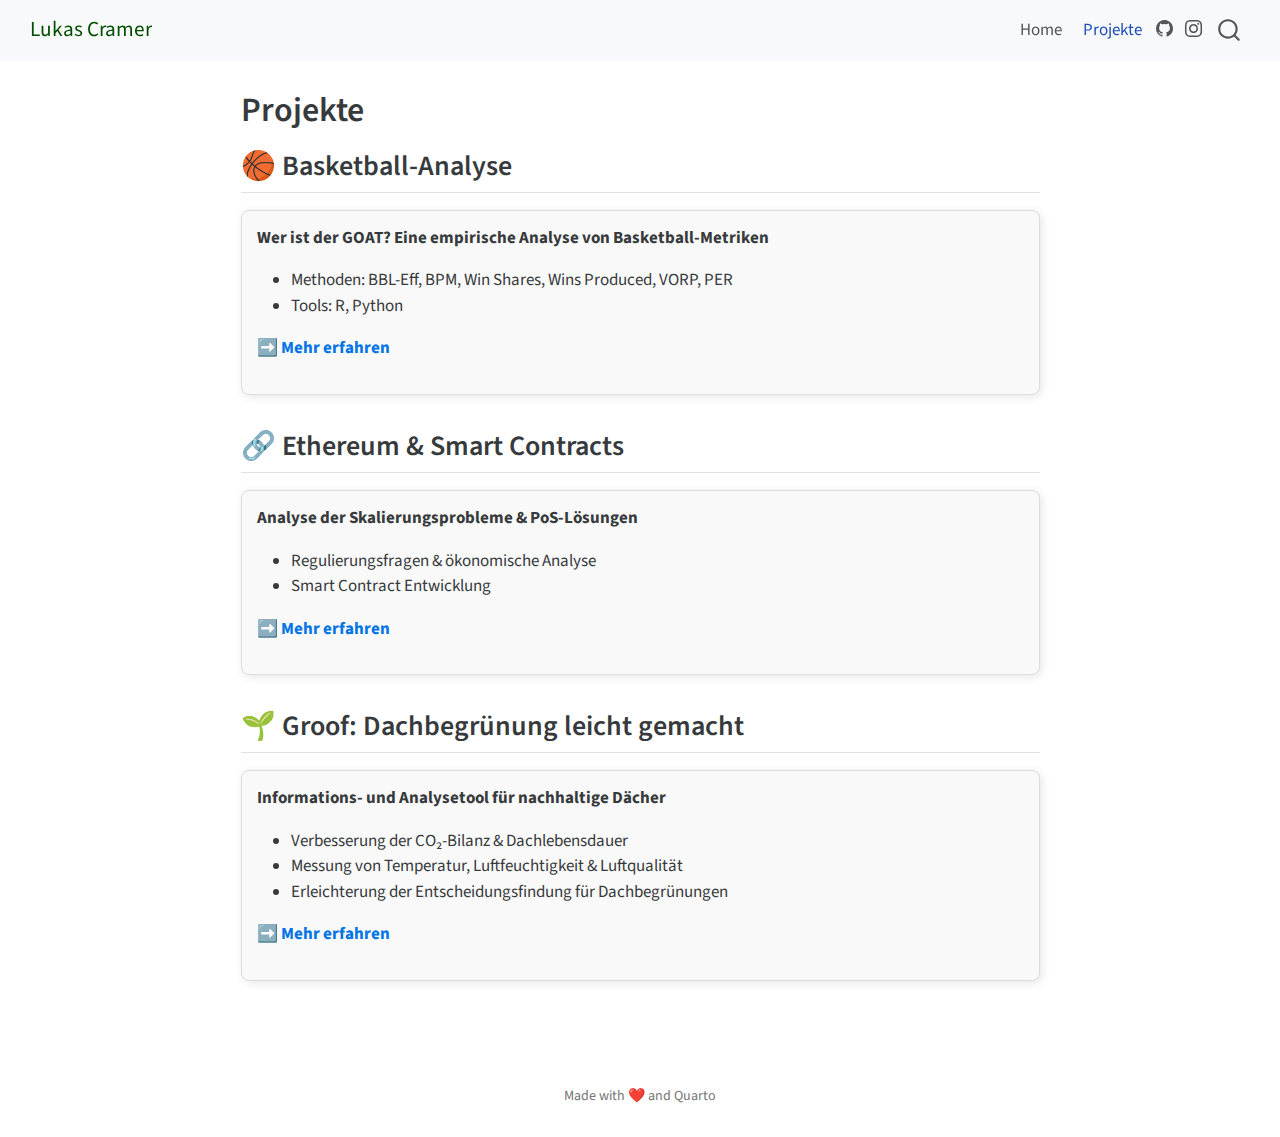
<file: docs/projekte.html>
<!DOCTYPE html>
<html xmlns="http://www.w3.org/1999/xhtml" lang="en" xml:lang="en"><head>

<meta charset="utf-8">
<meta name="generator" content="quarto-1.6.42">

<meta name="viewport" content="width=device-width, initial-scale=1.0, user-scalable=yes">


<title>Projekte – Home</title>
<style>
code{white-space: pre-wrap;}
span.smallcaps{font-variant: small-caps;}
div.columns{display: flex; gap: min(4vw, 1.5em);}
div.column{flex: auto; overflow-x: auto;}
div.hanging-indent{margin-left: 1.5em; text-indent: -1.5em;}
ul.task-list{list-style: none;}
ul.task-list li input[type="checkbox"] {
  width: 0.8em;
  margin: 0 0.8em 0.2em -1em; /* quarto-specific, see https://github.com/quarto-dev/quarto-cli/issues/4556 */ 
  vertical-align: middle;
}
</style>


<script src="site_libs/quarto-nav/quarto-nav.js"></script>
<script src="site_libs/quarto-nav/headroom.min.js"></script>
<script src="site_libs/clipboard/clipboard.min.js"></script>
<script src="site_libs/quarto-search/autocomplete.umd.js"></script>
<script src="site_libs/quarto-search/fuse.min.js"></script>
<script src="site_libs/quarto-search/quarto-search.js"></script>
<meta name="quarto:offset" content="./">
<script src="site_libs/quarto-html/quarto.js"></script>
<script src="site_libs/quarto-html/popper.min.js"></script>
<script src="site_libs/quarto-html/tippy.umd.min.js"></script>
<script src="site_libs/quarto-html/anchor.min.js"></script>
<link href="site_libs/quarto-html/tippy.css" rel="stylesheet">
<link href="site_libs/quarto-html/quarto-syntax-highlighting-2f5df379a58b258e96c21c0638c20c03.css" rel="stylesheet" id="quarto-text-highlighting-styles">
<script src="site_libs/bootstrap/bootstrap.min.js"></script>
<link href="site_libs/bootstrap/bootstrap-icons.css" rel="stylesheet">
<link href="site_libs/bootstrap/bootstrap-0474817ce1b7bd80409b0462a27db4db.min.css" rel="stylesheet" append-hash="true" id="quarto-bootstrap" data-mode="light">
<script id="quarto-search-options" type="application/json">{
  "location": "navbar",
  "copy-button": false,
  "collapse-after": 3,
  "panel-placement": "end",
  "type": "overlay",
  "limit": 50,
  "keyboard-shortcut": [
    "f",
    "/",
    "s"
  ],
  "show-item-context": false,
  "language": {
    "search-no-results-text": "No results",
    "search-matching-documents-text": "matching documents",
    "search-copy-link-title": "Copy link to search",
    "search-hide-matches-text": "Hide additional matches",
    "search-more-match-text": "more match in this document",
    "search-more-matches-text": "more matches in this document",
    "search-clear-button-title": "Clear",
    "search-text-placeholder": "",
    "search-detached-cancel-button-title": "Cancel",
    "search-submit-button-title": "Submit",
    "search-label": "Search"
  }
}</script>


<meta property="og:title" content="Projekte – Home">
<meta property="og:site_name" content="Home">
</head>

<body class="nav-fixed fullcontent">

<div id="quarto-search-results"></div>
  <header id="quarto-header" class="headroom fixed-top">
    <nav class="navbar navbar-expand-lg " data-bs-theme="dark">
      <div class="navbar-container container-fluid">
      <div class="navbar-brand-container mx-auto">
    <a class="navbar-brand" href="./index.html">
    <span class="navbar-title">Lukas Cramer</span>
    </a>
  </div>
            <div id="quarto-search" class="" title="Search"></div>
          <button class="navbar-toggler" type="button" data-bs-toggle="collapse" data-bs-target="#navbarCollapse" aria-controls="navbarCollapse" role="menu" aria-expanded="false" aria-label="Toggle navigation" onclick="if (window.quartoToggleHeadroom) { window.quartoToggleHeadroom(); }">
  <span class="navbar-toggler-icon"></span>
</button>
          <div class="collapse navbar-collapse" id="navbarCollapse">
            <ul class="navbar-nav navbar-nav-scroll ms-auto">
  <li class="nav-item">
    <a class="nav-link" href="./index.html"> 
<span class="menu-text">Home</span></a>
  </li>  
  <li class="nav-item">
    <a class="nav-link active" href="./projekte.html" aria-current="page"> 
<span class="menu-text">Projekte</span></a>
  </li>  
</ul>
          </div> <!-- /navcollapse -->
            <div class="quarto-navbar-tools">
    <a href="https://github.com/vetiveti" title="" class="quarto-navigation-tool px-1" aria-label=""><i class="bi bi-github"></i></a>
    <a href="https://www.instagram.com/cramer.lukas/" title="" class="quarto-navigation-tool px-1" aria-label=""><i class="bi bi-instagram"></i></a>
</div>
      </div> <!-- /container-fluid -->
    </nav>
</header>
<!-- content -->
<div id="quarto-content" class="quarto-container page-columns page-rows-contents page-layout-article page-navbar">
<!-- sidebar -->
<!-- margin-sidebar -->
    
<!-- main -->
<main class="content" id="quarto-document-content">

<header id="title-block-header" class="quarto-title-block default">
<div class="quarto-title">
<h1 class="title">Projekte</h1>
</div>



<div class="quarto-title-meta">

    
  
    
  </div>
  


</header>


<section id="basketball-analyse" class="level2">
<h2 class="anchored" data-anchor-id="basketball-analyse">🏀 Basketball-Analyse</h2>
<div class="project-card">
<p>
<strong>Wer ist der GOAT? Eine empirische Analyse von Basketball-Metriken</strong>
</p>
<ul>
<li>
Methoden: BBL-Eff, BPM, Win Shares, Wins Produced, VORP, PER
</li>
<li>
Tools: R, Python
</li>
</ul>
<p><a href="./basketball.html">➡️ Mehr erfahren</a></p>
</div>
</section>
<section id="ethereum-smart-contracts" class="level2">
<h2 class="anchored" data-anchor-id="ethereum-smart-contracts">🔗 Ethereum &amp; Smart Contracts</h2>
<div class="project-card">
<p>
<strong>Analyse der Skalierungsprobleme &amp; PoS-Lösungen</strong>
</p>
<ul>
<li>
Regulierungsfragen &amp; ökonomische Analyse
</li>
<li>
Smart Contract Entwicklung
</li>
</ul>
<p><a href="./ethereum.html">➡️ Mehr erfahren</a></p>
</div>
</section>
<section id="groof-dachbegrünung-leicht-gemacht" class="level2">
<h2 class="anchored" data-anchor-id="groof-dachbegrünung-leicht-gemacht">🌱 Groof: Dachbegrünung leicht gemacht</h2>
<div class="project-card">
<p>
<strong>Informations- und Analysetool für nachhaltige Dächer</strong>
</p>
<ul>
<li>
Verbesserung der CO₂-Bilanz &amp; Dachlebensdauer
</li>
<li>
Messung von Temperatur, Luftfeuchtigkeit &amp; Luftqualität
</li>
<li>
Erleichterung der Entscheidungsfindung für Dachbegrünungen
</li>
</ul>
<p><a href="./groof.html">➡️ Mehr erfahren</a></p>
</div>


</section>

</main> <!-- /main -->
<script id="quarto-html-after-body" type="application/javascript">
window.document.addEventListener("DOMContentLoaded", function (event) {
  const toggleBodyColorMode = (bsSheetEl) => {
    const mode = bsSheetEl.getAttribute("data-mode");
    const bodyEl = window.document.querySelector("body");
    if (mode === "dark") {
      bodyEl.classList.add("quarto-dark");
      bodyEl.classList.remove("quarto-light");
    } else {
      bodyEl.classList.add("quarto-light");
      bodyEl.classList.remove("quarto-dark");
    }
  }
  const toggleBodyColorPrimary = () => {
    const bsSheetEl = window.document.querySelector("link#quarto-bootstrap");
    if (bsSheetEl) {
      toggleBodyColorMode(bsSheetEl);
    }
  }
  toggleBodyColorPrimary();  
  const icon = "";
  const anchorJS = new window.AnchorJS();
  anchorJS.options = {
    placement: 'right',
    icon: icon
  };
  anchorJS.add('.anchored');
  const isCodeAnnotation = (el) => {
    for (const clz of el.classList) {
      if (clz.startsWith('code-annotation-')) {                     
        return true;
      }
    }
    return false;
  }
  const onCopySuccess = function(e) {
    // button target
    const button = e.trigger;
    // don't keep focus
    button.blur();
    // flash "checked"
    button.classList.add('code-copy-button-checked');
    var currentTitle = button.getAttribute("title");
    button.setAttribute("title", "Copied!");
    let tooltip;
    if (window.bootstrap) {
      button.setAttribute("data-bs-toggle", "tooltip");
      button.setAttribute("data-bs-placement", "left");
      button.setAttribute("data-bs-title", "Copied!");
      tooltip = new bootstrap.Tooltip(button, 
        { trigger: "manual", 
          customClass: "code-copy-button-tooltip",
          offset: [0, -8]});
      tooltip.show();    
    }
    setTimeout(function() {
      if (tooltip) {
        tooltip.hide();
        button.removeAttribute("data-bs-title");
        button.removeAttribute("data-bs-toggle");
        button.removeAttribute("data-bs-placement");
      }
      button.setAttribute("title", currentTitle);
      button.classList.remove('code-copy-button-checked');
    }, 1000);
    // clear code selection
    e.clearSelection();
  }
  const getTextToCopy = function(trigger) {
      const codeEl = trigger.previousElementSibling.cloneNode(true);
      for (const childEl of codeEl.children) {
        if (isCodeAnnotation(childEl)) {
          childEl.remove();
        }
      }
      return codeEl.innerText;
  }
  const clipboard = new window.ClipboardJS('.code-copy-button:not([data-in-quarto-modal])', {
    text: getTextToCopy
  });
  clipboard.on('success', onCopySuccess);
  if (window.document.getElementById('quarto-embedded-source-code-modal')) {
    const clipboardModal = new window.ClipboardJS('.code-copy-button[data-in-quarto-modal]', {
      text: getTextToCopy,
      container: window.document.getElementById('quarto-embedded-source-code-modal')
    });
    clipboardModal.on('success', onCopySuccess);
  }
    var localhostRegex = new RegExp(/^(?:http|https):\/\/localhost\:?[0-9]*\//);
    var mailtoRegex = new RegExp(/^mailto:/);
      var filterRegex = new RegExp('/' + window.location.host + '/');
    var isInternal = (href) => {
        return filterRegex.test(href) || localhostRegex.test(href) || mailtoRegex.test(href);
    }
    // Inspect non-navigation links and adorn them if external
 	var links = window.document.querySelectorAll('a[href]:not(.nav-link):not(.navbar-brand):not(.toc-action):not(.sidebar-link):not(.sidebar-item-toggle):not(.pagination-link):not(.no-external):not([aria-hidden]):not(.dropdown-item):not(.quarto-navigation-tool):not(.about-link)');
    for (var i=0; i<links.length; i++) {
      const link = links[i];
      if (!isInternal(link.href)) {
        // undo the damage that might have been done by quarto-nav.js in the case of
        // links that we want to consider external
        if (link.dataset.originalHref !== undefined) {
          link.href = link.dataset.originalHref;
        }
      }
    }
  function tippyHover(el, contentFn, onTriggerFn, onUntriggerFn) {
    const config = {
      allowHTML: true,
      maxWidth: 500,
      delay: 100,
      arrow: false,
      appendTo: function(el) {
          return el.parentElement;
      },
      interactive: true,
      interactiveBorder: 10,
      theme: 'quarto',
      placement: 'bottom-start',
    };
    if (contentFn) {
      config.content = contentFn;
    }
    if (onTriggerFn) {
      config.onTrigger = onTriggerFn;
    }
    if (onUntriggerFn) {
      config.onUntrigger = onUntriggerFn;
    }
    window.tippy(el, config); 
  }
  const noterefs = window.document.querySelectorAll('a[role="doc-noteref"]');
  for (var i=0; i<noterefs.length; i++) {
    const ref = noterefs[i];
    tippyHover(ref, function() {
      // use id or data attribute instead here
      let href = ref.getAttribute('data-footnote-href') || ref.getAttribute('href');
      try { href = new URL(href).hash; } catch {}
      const id = href.replace(/^#\/?/, "");
      const note = window.document.getElementById(id);
      if (note) {
        return note.innerHTML;
      } else {
        return "";
      }
    });
  }
  const xrefs = window.document.querySelectorAll('a.quarto-xref');
  const processXRef = (id, note) => {
    // Strip column container classes
    const stripColumnClz = (el) => {
      el.classList.remove("page-full", "page-columns");
      if (el.children) {
        for (const child of el.children) {
          stripColumnClz(child);
        }
      }
    }
    stripColumnClz(note)
    if (id === null || id.startsWith('sec-')) {
      // Special case sections, only their first couple elements
      const container = document.createElement("div");
      if (note.children && note.children.length > 2) {
        container.appendChild(note.children[0].cloneNode(true));
        for (let i = 1; i < note.children.length; i++) {
          const child = note.children[i];
          if (child.tagName === "P" && child.innerText === "") {
            continue;
          } else {
            container.appendChild(child.cloneNode(true));
            break;
          }
        }
        if (window.Quarto?.typesetMath) {
          window.Quarto.typesetMath(container);
        }
        return container.innerHTML
      } else {
        if (window.Quarto?.typesetMath) {
          window.Quarto.typesetMath(note);
        }
        return note.innerHTML;
      }
    } else {
      // Remove any anchor links if they are present
      const anchorLink = note.querySelector('a.anchorjs-link');
      if (anchorLink) {
        anchorLink.remove();
      }
      if (window.Quarto?.typesetMath) {
        window.Quarto.typesetMath(note);
      }
      if (note.classList.contains("callout")) {
        return note.outerHTML;
      } else {
        return note.innerHTML;
      }
    }
  }
  for (var i=0; i<xrefs.length; i++) {
    const xref = xrefs[i];
    tippyHover(xref, undefined, function(instance) {
      instance.disable();
      let url = xref.getAttribute('href');
      let hash = undefined; 
      if (url.startsWith('#')) {
        hash = url;
      } else {
        try { hash = new URL(url).hash; } catch {}
      }
      if (hash) {
        const id = hash.replace(/^#\/?/, "");
        const note = window.document.getElementById(id);
        if (note !== null) {
          try {
            const html = processXRef(id, note.cloneNode(true));
            instance.setContent(html);
          } finally {
            instance.enable();
            instance.show();
          }
        } else {
          // See if we can fetch this
          fetch(url.split('#')[0])
          .then(res => res.text())
          .then(html => {
            const parser = new DOMParser();
            const htmlDoc = parser.parseFromString(html, "text/html");
            const note = htmlDoc.getElementById(id);
            if (note !== null) {
              const html = processXRef(id, note);
              instance.setContent(html);
            } 
          }).finally(() => {
            instance.enable();
            instance.show();
          });
        }
      } else {
        // See if we can fetch a full url (with no hash to target)
        // This is a special case and we should probably do some content thinning / targeting
        fetch(url)
        .then(res => res.text())
        .then(html => {
          const parser = new DOMParser();
          const htmlDoc = parser.parseFromString(html, "text/html");
          const note = htmlDoc.querySelector('main.content');
          if (note !== null) {
            // This should only happen for chapter cross references
            // (since there is no id in the URL)
            // remove the first header
            if (note.children.length > 0 && note.children[0].tagName === "HEADER") {
              note.children[0].remove();
            }
            const html = processXRef(null, note);
            instance.setContent(html);
          } 
        }).finally(() => {
          instance.enable();
          instance.show();
        });
      }
    }, function(instance) {
    });
  }
      let selectedAnnoteEl;
      const selectorForAnnotation = ( cell, annotation) => {
        let cellAttr = 'data-code-cell="' + cell + '"';
        let lineAttr = 'data-code-annotation="' +  annotation + '"';
        const selector = 'span[' + cellAttr + '][' + lineAttr + ']';
        return selector;
      }
      const selectCodeLines = (annoteEl) => {
        const doc = window.document;
        const targetCell = annoteEl.getAttribute("data-target-cell");
        const targetAnnotation = annoteEl.getAttribute("data-target-annotation");
        const annoteSpan = window.document.querySelector(selectorForAnnotation(targetCell, targetAnnotation));
        const lines = annoteSpan.getAttribute("data-code-lines").split(",");
        const lineIds = lines.map((line) => {
          return targetCell + "-" + line;
        })
        let top = null;
        let height = null;
        let parent = null;
        if (lineIds.length > 0) {
            //compute the position of the single el (top and bottom and make a div)
            const el = window.document.getElementById(lineIds[0]);
            top = el.offsetTop;
            height = el.offsetHeight;
            parent = el.parentElement.parentElement;
          if (lineIds.length > 1) {
            const lastEl = window.document.getElementById(lineIds[lineIds.length - 1]);
            const bottom = lastEl.offsetTop + lastEl.offsetHeight;
            height = bottom - top;
          }
          if (top !== null && height !== null && parent !== null) {
            // cook up a div (if necessary) and position it 
            let div = window.document.getElementById("code-annotation-line-highlight");
            if (div === null) {
              div = window.document.createElement("div");
              div.setAttribute("id", "code-annotation-line-highlight");
              div.style.position = 'absolute';
              parent.appendChild(div);
            }
            div.style.top = top - 2 + "px";
            div.style.height = height + 4 + "px";
            div.style.left = 0;
            let gutterDiv = window.document.getElementById("code-annotation-line-highlight-gutter");
            if (gutterDiv === null) {
              gutterDiv = window.document.createElement("div");
              gutterDiv.setAttribute("id", "code-annotation-line-highlight-gutter");
              gutterDiv.style.position = 'absolute';
              const codeCell = window.document.getElementById(targetCell);
              const gutter = codeCell.querySelector('.code-annotation-gutter');
              gutter.appendChild(gutterDiv);
            }
            gutterDiv.style.top = top - 2 + "px";
            gutterDiv.style.height = height + 4 + "px";
          }
          selectedAnnoteEl = annoteEl;
        }
      };
      const unselectCodeLines = () => {
        const elementsIds = ["code-annotation-line-highlight", "code-annotation-line-highlight-gutter"];
        elementsIds.forEach((elId) => {
          const div = window.document.getElementById(elId);
          if (div) {
            div.remove();
          }
        });
        selectedAnnoteEl = undefined;
      };
        // Handle positioning of the toggle
    window.addEventListener(
      "resize",
      throttle(() => {
        elRect = undefined;
        if (selectedAnnoteEl) {
          selectCodeLines(selectedAnnoteEl);
        }
      }, 10)
    );
    function throttle(fn, ms) {
    let throttle = false;
    let timer;
      return (...args) => {
        if(!throttle) { // first call gets through
            fn.apply(this, args);
            throttle = true;
        } else { // all the others get throttled
            if(timer) clearTimeout(timer); // cancel #2
            timer = setTimeout(() => {
              fn.apply(this, args);
              timer = throttle = false;
            }, ms);
        }
      };
    }
      // Attach click handler to the DT
      const annoteDls = window.document.querySelectorAll('dt[data-target-cell]');
      for (const annoteDlNode of annoteDls) {
        annoteDlNode.addEventListener('click', (event) => {
          const clickedEl = event.target;
          if (clickedEl !== selectedAnnoteEl) {
            unselectCodeLines();
            const activeEl = window.document.querySelector('dt[data-target-cell].code-annotation-active');
            if (activeEl) {
              activeEl.classList.remove('code-annotation-active');
            }
            selectCodeLines(clickedEl);
            clickedEl.classList.add('code-annotation-active');
          } else {
            // Unselect the line
            unselectCodeLines();
            clickedEl.classList.remove('code-annotation-active');
          }
        });
      }
  const findCites = (el) => {
    const parentEl = el.parentElement;
    if (parentEl) {
      const cites = parentEl.dataset.cites;
      if (cites) {
        return {
          el,
          cites: cites.split(' ')
        };
      } else {
        return findCites(el.parentElement)
      }
    } else {
      return undefined;
    }
  };
  var bibliorefs = window.document.querySelectorAll('a[role="doc-biblioref"]');
  for (var i=0; i<bibliorefs.length; i++) {
    const ref = bibliorefs[i];
    const citeInfo = findCites(ref);
    if (citeInfo) {
      tippyHover(citeInfo.el, function() {
        var popup = window.document.createElement('div');
        citeInfo.cites.forEach(function(cite) {
          var citeDiv = window.document.createElement('div');
          citeDiv.classList.add('hanging-indent');
          citeDiv.classList.add('csl-entry');
          var biblioDiv = window.document.getElementById('ref-' + cite);
          if (biblioDiv) {
            citeDiv.innerHTML = biblioDiv.innerHTML;
          }
          popup.appendChild(citeDiv);
        });
        return popup.innerHTML;
      });
    }
  }
});
</script>
</div> <!-- /content -->
<footer class="footer">
  <div class="nav-footer">
    <div class="nav-footer-left">
      &nbsp;
    </div>   
    <div class="nav-footer-center">
<p>Made with ❤️ and Quarto</p>
</div>
    <div class="nav-footer-right">
      &nbsp;
    </div>
  </div>
</footer>




</body></html>
</file>
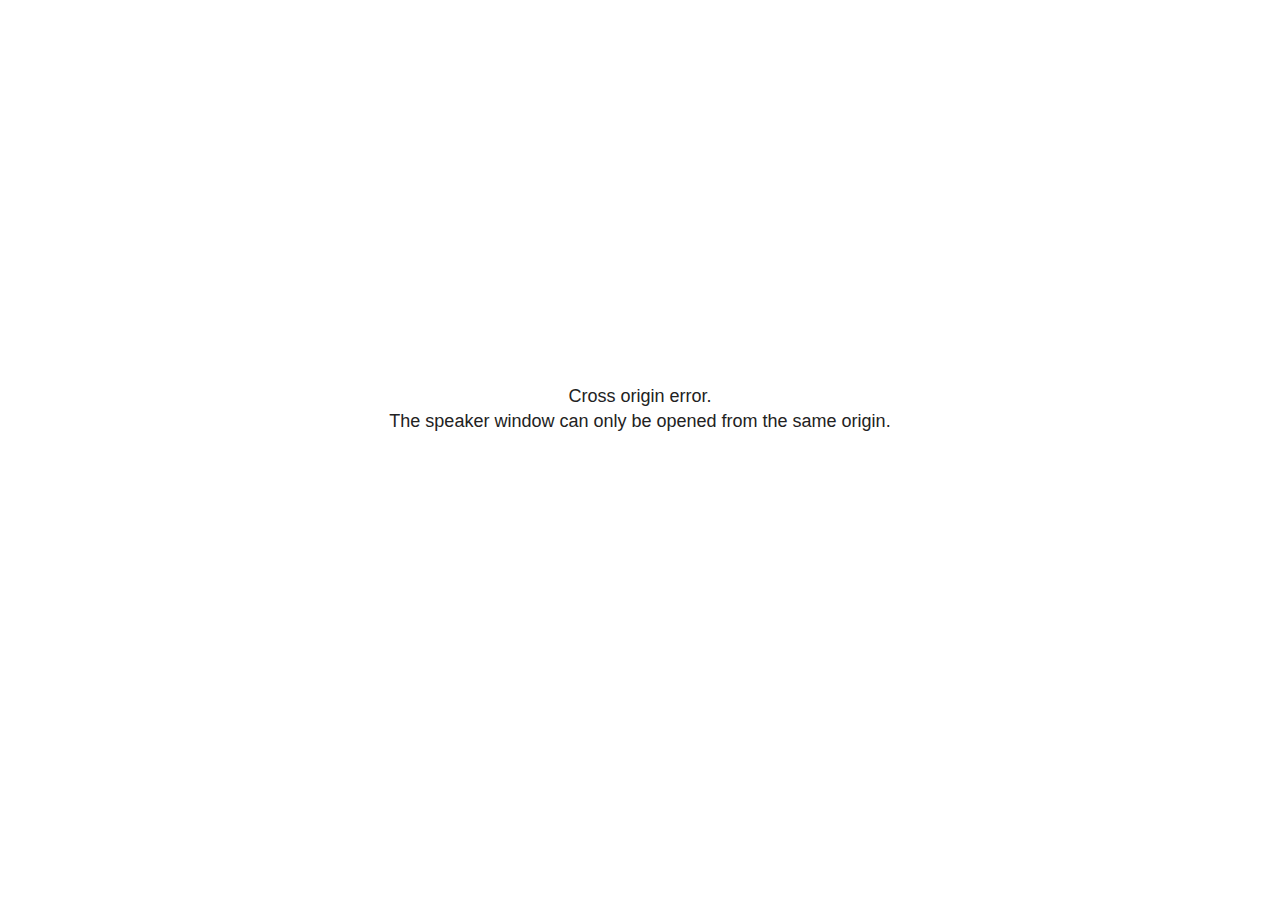
<file: hello_files/libs/revealjs/plugin/notes/speaker-view.html>
<!--
	NOTE: You need to build the notes plugin after making changes to this file.
-->
<html lang="en">
	<head>
		<meta charset="utf-8">

		<title>reveal.js - Speaker View</title>

		<style>
			body {
				font-family: Helvetica;
				font-size: 18px;
			}

			#current-slide,
			#upcoming-slide,
			#speaker-controls {
				padding: 6px;
				box-sizing: border-box;
				-moz-box-sizing: border-box;
			}

			#current-slide iframe,
			#upcoming-slide iframe {
				width: 100%;
				height: 100%;
				border: 1px solid #ddd;
			}

			#current-slide .label,
			#upcoming-slide .label {
				position: absolute;
				top: 10px;
				left: 10px;
				z-index: 2;
			}

			#connection-status {
				position: absolute;
				top: 0;
				left: 0;
				width: 100%;
				height: 100%;
				z-index: 20;
				padding: 30% 20% 20% 20%;
				font-size: 18px;
				color: #222;
				background: #fff;
				text-align: center;
				box-sizing: border-box;
				line-height: 1.4;
			}

			.overlay-element {
				height: 34px;
				line-height: 34px;
				padding: 0 10px;
				text-shadow: none;
				background: rgba( 220, 220, 220, 0.8 );
				color: #222;
				font-size: 14px;
			}

			.overlay-element.interactive:hover {
				background: rgba( 220, 220, 220, 1 );
			}

			#current-slide {
				position: absolute;
				width: 60%;
				height: 100%;
				top: 0;
				left: 0;
				padding-right: 0;
			}

			#upcoming-slide {
				position: absolute;
				width: 40%;
				height: 40%;
				right: 0;
				top: 0;
			}

			/* Speaker controls */
			#speaker-controls {
				position: absolute;
				top: 40%;
				right: 0;
				width: 40%;
				height: 60%;
				overflow: auto;
				font-size: 18px;
			}

				.speaker-controls-time.hidden,
				.speaker-controls-notes.hidden {
					display: none;
				}

				.speaker-controls-time .label,
				.speaker-controls-pace .label,
				.speaker-controls-notes .label {
					text-transform: uppercase;
					font-weight: normal;
					font-size: 0.66em;
					color: #666;
					margin: 0;
				}

				.speaker-controls-time, .speaker-controls-pace {
					border-bottom: 1px solid rgba( 200, 200, 200, 0.5 );
					margin-bottom: 10px;
					padding: 10px 16px;
					padding-bottom: 20px;
					cursor: pointer;
				}

				.speaker-controls-time .reset-button {
					opacity: 0;
					float: right;
					color: #666;
					text-decoration: none;
				}
				.speaker-controls-time:hover .reset-button {
					opacity: 1;
				}

				.speaker-controls-time .timer,
				.speaker-controls-time .clock {
					width: 50%;
				}

				.speaker-controls-time .timer,
				.speaker-controls-time .clock,
				.speaker-controls-time .pacing .hours-value,
				.speaker-controls-time .pacing .minutes-value,
				.speaker-controls-time .pacing .seconds-value {
					font-size: 1.9em;
				}

				.speaker-controls-time .timer {
					float: left;
				}

				.speaker-controls-time .clock {
					float: right;
					text-align: right;
				}

				.speaker-controls-time span.mute {
					opacity: 0.3;
				}

				.speaker-controls-time .pacing-title {
					margin-top: 5px;
				}

				.speaker-controls-time .pacing.ahead {
					color: blue;
				}

				.speaker-controls-time .pacing.on-track {
					color: green;
				}

				.speaker-controls-time .pacing.behind {
					color: red;
				}

				.speaker-controls-notes {
					padding: 10px 16px;
				}

				.speaker-controls-notes .value {
					margin-top: 5px;
					line-height: 1.4;
					font-size: 1.2em;
				}

			/* Layout selector */
			#speaker-layout {
				position: absolute;
				top: 10px;
				right: 10px;
				color: #222;
				z-index: 10;
			}
				#speaker-layout select {
					position: absolute;
					width: 100%;
					height: 100%;
					top: 0;
					left: 0;
					border: 0;
					box-shadow: 0;
					cursor: pointer;
					opacity: 0;

					font-size: 1em;
					background-color: transparent;

					-moz-appearance: none;
					-webkit-appearance: none;
					-webkit-tap-highlight-color: rgba(0, 0, 0, 0);
				}

				#speaker-layout select:focus {
					outline: none;
					box-shadow: none;
				}

			.clear {
				clear: both;
			}

			/* Speaker layout: Wide */
			body[data-speaker-layout="wide"] #current-slide,
			body[data-speaker-layout="wide"] #upcoming-slide {
				width: 50%;
				height: 45%;
				padding: 6px;
			}

			body[data-speaker-layout="wide"] #current-slide {
				top: 0;
				left: 0;
			}

			body[data-speaker-layout="wide"] #upcoming-slide {
				top: 0;
				left: 50%;
			}

			body[data-speaker-layout="wide"] #speaker-controls {
				top: 45%;
				left: 0;
				width: 100%;
				height: 50%;
				font-size: 1.25em;
			}

			/* Speaker layout: Tall */
			body[data-speaker-layout="tall"] #current-slide,
			body[data-speaker-layout="tall"] #upcoming-slide {
				width: 45%;
				height: 50%;
				padding: 6px;
			}

			body[data-speaker-layout="tall"] #current-slide {
				top: 0;
				left: 0;
			}

			body[data-speaker-layout="tall"] #upcoming-slide {
				top: 50%;
				left: 0;
			}

			body[data-speaker-layout="tall"] #speaker-controls {
				padding-top: 40px;
				top: 0;
				left: 45%;
				width: 55%;
				height: 100%;
				font-size: 1.25em;
			}

			/* Speaker layout: Notes only */
			body[data-speaker-layout="notes-only"] #current-slide,
			body[data-speaker-layout="notes-only"] #upcoming-slide {
				display: none;
			}

			body[data-speaker-layout="notes-only"] #speaker-controls {
				padding-top: 40px;
				top: 0;
				left: 0;
				width: 100%;
				height: 100%;
				font-size: 1.25em;
			}

			@media screen and (max-width: 1080px) {
				body[data-speaker-layout="default"] #speaker-controls {
					font-size: 16px;
				}
			}

			@media screen and (max-width: 900px) {
				body[data-speaker-layout="default"] #speaker-controls {
					font-size: 14px;
				}
			}

			@media screen and (max-width: 800px) {
				body[data-speaker-layout="default"] #speaker-controls {
					font-size: 12px;
				}
			}

		</style>
	</head>

	<body>

		<div id="connection-status">Loading speaker view...</div>

		<div id="current-slide"></div>
		<div id="upcoming-slide"><span class="overlay-element label">Upcoming</span></div>
		<div id="speaker-controls">
			<div class="speaker-controls-time">
				<h4 class="label">Time <span class="reset-button">Click to Reset</span></h4>
				<div class="clock">
					<span class="clock-value">0:00 AM</span>
				</div>
				<div class="timer">
					<span class="hours-value">00</span><span class="minutes-value">:00</span><span class="seconds-value">:00</span>
				</div>
				<div class="clear"></div>

				<h4 class="label pacing-title" style="display: none">Pacing – Time to finish current slide</h4>
				<div class="pacing" style="display: none">
					<span class="hours-value">00</span><span class="minutes-value">:00</span><span class="seconds-value">:00</span>
				</div>
			</div>

			<div class="speaker-controls-notes hidden">
				<h4 class="label">Notes</h4>
				<div class="value"></div>
			</div>
		</div>
		<div id="speaker-layout" class="overlay-element interactive">
			<span class="speaker-layout-label"></span>
			<select class="speaker-layout-dropdown"></select>
		</div>

		<script>

			(function() {

				var notes,
					notesValue,
					currentState,
					currentSlide,
					upcomingSlide,
					layoutLabel,
					layoutDropdown,
					pendingCalls = {},
					lastRevealApiCallId = 0,
					connected = false

				var connectionStatus = document.querySelector( '#connection-status' );

				var SPEAKER_LAYOUTS = {
					'default': 'Default',
					'wide': 'Wide',
					'tall': 'Tall',
					'notes-only': 'Notes only'
				};

				setupLayout();

				let openerOrigin;

				try {
					openerOrigin = window.opener.location.origin;
				}
				catch ( error ) { console.warn( error ) }

				// In order to prevent XSS, the speaker view will only run if its
				// opener has the same origin as itself
				if( window.location.origin !== openerOrigin ) {
					connectionStatus.innerHTML = 'Cross origin error.<br>The speaker window can only be opened from the same origin.';
					return;
				}

				var connectionTimeout = setTimeout( function() {
					connectionStatus.innerHTML = 'Error connecting to main window.<br>Please try closing and reopening the speaker view.';
				}, 5000 );

				window.addEventListener( 'message', function( event ) {

					// Validate the origin of all messages to avoid parsing messages
					// that aren't meant for us. Ignore when running off file:// so
					// that the speaker view continues to work without a web server.
					if( window.location.origin !== event.origin && window.location.origin !== 'file://' ) {
						return
					}

					clearTimeout( connectionTimeout );
					connectionStatus.style.display = 'none';

					var data = JSON.parse( event.data );

					// The overview mode is only useful to the reveal.js instance
					// where navigation occurs so we don't sync it
					if( data.state ) delete data.state.overview;

					// Messages sent by the notes plugin inside of the main window
					if( data && data.namespace === 'reveal-notes' ) {
						if( data.type === 'connect' ) {
							handleConnectMessage( data );
						}
						else if( data.type === 'state' ) {
							handleStateMessage( data );
						}
						else if( data.type === 'return' ) {
							pendingCalls[data.callId](data.result);
							delete pendingCalls[data.callId];
						}
					}
					// Messages sent by the reveal.js inside of the current slide preview
					else if( data && data.namespace === 'reveal' ) {
						if( /ready/.test( data.eventName ) ) {
							// Send a message back to notify that the handshake is complete
							window.opener.postMessage( JSON.stringify({ namespace: 'reveal-notes', type: 'connected'} ), '*' );
						}
						else if( /slidechanged|fragmentshown|fragmenthidden|paused|resumed/.test( data.eventName ) && currentState !== JSON.stringify( data.state ) ) {

							dispatchStateToMainWindow( data.state );

						}
					}

				} );

				/**
				 * Updates the presentation in the main window to match the state
				 * of the presentation in the notes window.
				 */
				const dispatchStateToMainWindow = debounce(( state ) => {
					window.opener.postMessage( JSON.stringify({ method: 'setState', args: [ state ]} ), '*' );
				}, 500);

				/**
				 * Asynchronously calls the Reveal.js API of the main frame.
				 */
				function callRevealApi( methodName, methodArguments, callback ) {

					var callId = ++lastRevealApiCallId;
					pendingCalls[callId] = callback;
					window.opener.postMessage( JSON.stringify( {
						namespace: 'reveal-notes',
						type: 'call',
						callId: callId,
						methodName: methodName,
						arguments: methodArguments
					} ), '*' );

				}

				/**
				 * Called when the main window is trying to establish a
				 * connection.
				 */
				function handleConnectMessage( data ) {

					if( connected === false ) {
						connected = true;

						setupIframes( data );
						setupKeyboard();
						setupNotes();
						setupTimer();
						setupHeartbeat();
					}

				}

				/**
				 * Called when the main window sends an updated state.
				 */
				function handleStateMessage( data ) {

					// Store the most recently set state to avoid circular loops
					// applying the same state
					currentState = JSON.stringify( data.state );

					// No need for updating the notes in case of fragment changes
					if ( data.notes ) {
						notes.classList.remove( 'hidden' );
						notesValue.style.whiteSpace = data.whitespace;
						if( data.markdown ) {
							notesValue.innerHTML = marked( data.notes );
						}
						else {
							notesValue.innerHTML = data.notes;
						}
					}
					else {
						notes.classList.add( 'hidden' );
					}

					// Update the note slides
					currentSlide.contentWindow.postMessage( JSON.stringify({ method: 'setState', args: [ data.state ] }), '*' );
					upcomingSlide.contentWindow.postMessage( JSON.stringify({ method: 'setState', args: [ data.state ] }), '*' );
					upcomingSlide.contentWindow.postMessage( JSON.stringify({ method: 'next' }), '*' );

				}

				// Limit to max one state update per X ms
				handleStateMessage = debounce( handleStateMessage, 200 );

				/**
				 * Forward keyboard events to the current slide window.
				 * This enables keyboard events to work even if focus
				 * isn't set on the current slide iframe.
				 *
				 * Block F5 default handling, it reloads and disconnects
				 * the speaker notes window.
				 */
				function setupKeyboard() {

					document.addEventListener( 'keydown', function( event ) {
						if( event.keyCode === 116 || ( event.metaKey && event.keyCode === 82 ) ) {
							event.preventDefault();
							return false;
						}
						currentSlide.contentWindow.postMessage( JSON.stringify({ method: 'triggerKey', args: [ event.keyCode ] }), '*' );
					} );

				}

				/**
				 * Creates the preview iframes.
				 */
				function setupIframes( data ) {

					var params = [
						'receiver',
						'progress=false',
						'history=false',
						'transition=none',
						'autoSlide=0',
						'backgroundTransition=none'
					].join( '&' );

					var urlSeparator = /\?/.test(data.url) ? '&' : '?';
					var hash = '#/' + data.state.indexh + '/' + data.state.indexv;
					var currentURL = data.url + urlSeparator + params + '&scrollActivationWidth=false&postMessageEvents=true' + hash;
					var upcomingURL = data.url + urlSeparator + params + '&scrollActivationWidth=false&controls=false' + hash;

					currentSlide = document.createElement( 'iframe' );
					currentSlide.setAttribute( 'width', 1280 );
					currentSlide.setAttribute( 'height', 1024 );
					currentSlide.setAttribute( 'src', currentURL );
					document.querySelector( '#current-slide' ).appendChild( currentSlide );

					upcomingSlide = document.createElement( 'iframe' );
					upcomingSlide.setAttribute( 'width', 640 );
					upcomingSlide.setAttribute( 'height', 512 );
					upcomingSlide.setAttribute( 'src', upcomingURL );
					document.querySelector( '#upcoming-slide' ).appendChild( upcomingSlide );

				}

				/**
				 * Setup the notes UI.
				 */
				function setupNotes() {

					notes = document.querySelector( '.speaker-controls-notes' );
					notesValue = document.querySelector( '.speaker-controls-notes .value' );

				}

				/**
				 * We send out a heartbeat at all times to ensure we can
				 * reconnect with the main presentation window after reloads.
				 */
				function setupHeartbeat() {

					setInterval( () => {
						window.opener.postMessage( JSON.stringify({ namespace: 'reveal-notes', type: 'heartbeat'} ), '*' );
					}, 1000 );

				}

				function getTimings( callback ) {

					callRevealApi( 'getSlidesAttributes', [], function ( slideAttributes ) {
						callRevealApi( 'getConfig', [], function ( config ) {
							var totalTime = config.totalTime;
							var minTimePerSlide = config.minimumTimePerSlide || 0;
							var defaultTiming = config.defaultTiming;
							if ((defaultTiming == null) && (totalTime == null)) {
								callback(null);
								return;
							}
							// Setting totalTime overrides defaultTiming
							if (totalTime) {
								defaultTiming = 0;
							}
							var timings = [];
							for ( var i in slideAttributes ) {
								var slide = slideAttributes[ i ];
								var timing = defaultTiming;
								if( slide.hasOwnProperty( 'data-timing' )) {
									var t = slide[ 'data-timing' ];
									timing = parseInt(t);
									if( isNaN(timing) ) {
										console.warn("Could not parse timing '" + t + "' of slide " + i + "; using default of " + defaultTiming);
										timing = defaultTiming;
									}
								}
								timings.push(timing);
							}
							if ( totalTime ) {
								// After we've allocated time to individual slides, we summarize it and
								// subtract it from the total time
								var remainingTime = totalTime - timings.reduce( function(a, b) { return a + b; }, 0 );
								// The remaining time is divided by the number of slides that have 0 seconds
								// allocated at the moment, giving the average time-per-slide on the remaining slides
								var remainingSlides = (timings.filter( function(x) { return x == 0 }) ).length
								var timePerSlide = Math.round( remainingTime / remainingSlides, 0 )
								// And now we replace every zero-value timing with that average
								timings = timings.map( function(x) { return (x==0 ? timePerSlide : x) } );
							}
							var slidesUnderMinimum = timings.filter( function(x) { return (x < minTimePerSlide) } ).length
							if ( slidesUnderMinimum ) {
								message = "The pacing time for " + slidesUnderMinimum + " slide(s) is under the configured minimum of " + minTimePerSlide + " seconds. Check the data-timing attribute on individual slides, or consider increasing the totalTime or minimumTimePerSlide configuration options (or removing some slides).";
								alert(message);
							}
							callback( timings );
						} );
					} );

				}

				/**
				 * Return the number of seconds allocated for presenting
				 * all slides up to and including this one.
				 */
				function getTimeAllocated( timings, callback ) {

					callRevealApi( 'getSlidePastCount', [], function ( currentSlide ) {
						var allocated = 0;
						for (var i in timings.slice(0, currentSlide + 1)) {
							allocated += timings[i];
						}
						callback( allocated );
					} );

				}

				/**
				 * Create the timer and clock and start updating them
				 * at an interval.
				 */
				function setupTimer() {

					var start = new Date(),
					timeEl = document.querySelector( '.speaker-controls-time' ),
					clockEl = timeEl.querySelector( '.clock-value' ),
					hoursEl = timeEl.querySelector( '.hours-value' ),
					minutesEl = timeEl.querySelector( '.minutes-value' ),
					secondsEl = timeEl.querySelector( '.seconds-value' ),
					pacingTitleEl = timeEl.querySelector( '.pacing-title' ),
					pacingEl = timeEl.querySelector( '.pacing' ),
					pacingHoursEl = pacingEl.querySelector( '.hours-value' ),
					pacingMinutesEl = pacingEl.querySelector( '.minutes-value' ),
					pacingSecondsEl = pacingEl.querySelector( '.seconds-value' );

					var timings = null;
					getTimings( function ( _timings ) {

						timings = _timings;
						if (_timings !== null) {
							pacingTitleEl.style.removeProperty('display');
							pacingEl.style.removeProperty('display');
						}

						// Update once directly
						_updateTimer();

						// Then update every second
						setInterval( _updateTimer, 1000 );

					} );


					function _resetTimer() {

						if (timings == null) {
							start = new Date();
							_updateTimer();
						}
						else {
							// Reset timer to beginning of current slide
							getTimeAllocated( timings, function ( slideEndTimingSeconds ) {
								var slideEndTiming = slideEndTimingSeconds * 1000;
								callRevealApi( 'getSlidePastCount', [], function ( currentSlide ) {
									var currentSlideTiming = timings[currentSlide] * 1000;
									var previousSlidesTiming = slideEndTiming - currentSlideTiming;
									var now = new Date();
									start = new Date(now.getTime() - previousSlidesTiming);
									_updateTimer();
								} );
							} );
						}

					}

					timeEl.addEventListener( 'click', function() {
						_resetTimer();
						return false;
					} );

					function _displayTime( hrEl, minEl, secEl, time) {

						var sign = Math.sign(time) == -1 ? "-" : "";
						time = Math.abs(Math.round(time / 1000));
						var seconds = time % 60;
						var minutes = Math.floor( time / 60 ) % 60 ;
						var hours = Math.floor( time / ( 60 * 60 )) ;
						hrEl.innerHTML = sign + zeroPadInteger( hours );
						if (hours == 0) {
							hrEl.classList.add( 'mute' );
						}
						else {
							hrEl.classList.remove( 'mute' );
						}
						minEl.innerHTML = ':' + zeroPadInteger( minutes );
						if (hours == 0 && minutes == 0) {
							minEl.classList.add( 'mute' );
						}
						else {
							minEl.classList.remove( 'mute' );
						}
						secEl.innerHTML = ':' + zeroPadInteger( seconds );
					}

					function _updateTimer() {

						var diff, hours, minutes, seconds,
						now = new Date();

						diff = now.getTime() - start.getTime();

						clockEl.innerHTML = now.toLocaleTimeString( 'en-US', { hour12: true, hour: '2-digit', minute:'2-digit' } );
						_displayTime( hoursEl, minutesEl, secondsEl, diff );
						if (timings !== null) {
							_updatePacing(diff);
						}

					}

					function _updatePacing(diff) {

						getTimeAllocated( timings, function ( slideEndTimingSeconds ) {
							var slideEndTiming = slideEndTimingSeconds * 1000;

							callRevealApi( 'getSlidePastCount', [], function ( currentSlide ) {
								var currentSlideTiming = timings[currentSlide] * 1000;
								var timeLeftCurrentSlide = slideEndTiming - diff;
								if (timeLeftCurrentSlide < 0) {
									pacingEl.className = 'pacing behind';
								}
								else if (timeLeftCurrentSlide < currentSlideTiming) {
									pacingEl.className = 'pacing on-track';
								}
								else {
									pacingEl.className = 'pacing ahead';
								}
								_displayTime( pacingHoursEl, pacingMinutesEl, pacingSecondsEl, timeLeftCurrentSlide );
							} );
						} );
					}

				}

				/**
				 * Sets up the speaker view layout and layout selector.
				 */
				function setupLayout() {

					layoutDropdown = document.querySelector( '.speaker-layout-dropdown' );
					layoutLabel = document.querySelector( '.speaker-layout-label' );

					// Render the list of available layouts
					for( var id in SPEAKER_LAYOUTS ) {
						var option = document.createElement( 'option' );
						option.setAttribute( 'value', id );
						option.textContent = SPEAKER_LAYOUTS[ id ];
						layoutDropdown.appendChild( option );
					}

					// Monitor the dropdown for changes
					layoutDropdown.addEventListener( 'change', function( event ) {

						setLayout( layoutDropdown.value );

					}, false );

					// Restore any currently persisted layout
					setLayout( getLayout() );

				}

				/**
				 * Sets a new speaker view layout. The layout is persisted
				 * in local storage.
				 */
				function setLayout( value ) {

					var title = SPEAKER_LAYOUTS[ value ];

					layoutLabel.innerHTML = 'Layout' + ( title ? ( ': ' + title ) : '' );
					layoutDropdown.value = value;

					document.body.setAttribute( 'data-speaker-layout', value );

					// Persist locally
					if( supportsLocalStorage() ) {
						window.localStorage.setItem( 'reveal-speaker-layout', value );
					}

				}

				/**
				 * Returns the ID of the most recently set speaker layout
				 * or our default layout if none has been set.
				 */
				function getLayout() {

					if( supportsLocalStorage() ) {
						var layout = window.localStorage.getItem( 'reveal-speaker-layout' );
						if( layout ) {
							return layout;
						}
					}

					// Default to the first record in the layouts hash
					for( var id in SPEAKER_LAYOUTS ) {
						return id;
					}

				}

				function supportsLocalStorage() {

					try {
						localStorage.setItem('test', 'test');
						localStorage.removeItem('test');
						return true;
					}
					catch( e ) {
						return false;
					}

				}

				function zeroPadInteger( num ) {

					var str = '00' + parseInt( num );
					return str.substring( str.length - 2 );

				}

				/**
				 * Limits the frequency at which a function can be called.
				 */
				function debounce( fn, ms ) {

					var lastTime = 0,
						timeout;

					return function() {

						var args = arguments;
						var context = this;

						clearTimeout( timeout );

						var timeSinceLastCall = Date.now() - lastTime;
						if( timeSinceLastCall > ms ) {
							fn.apply( context, args );
							lastTime = Date.now();
						}
						else {
							timeout = setTimeout( function() {
								fn.apply( context, args );
								lastTime = Date.now();
							}, ms - timeSinceLastCall );
						}

					}

				}

			})();

		</script>
	</body>
</html>
</file>
<file: docs/site_libs/quarto-html/tippy.css>
.tippy-box[data-animation=fade][data-state=hidden]{opacity:0}[data-tippy-root]{max-width:calc(100vw - 10px)}.tippy-box{position:relative;background-color:#333;color:#fff;border-radius:4px;font-size:14px;line-height:1.4;white-space:normal;outline:0;transition-property:transform,visibility,opacity}.tippy-box[data-placement^=top]>.tippy-arrow{bottom:0}.tippy-box[data-placement^=top]>.tippy-arrow:before{bottom:-7px;left:0;border-width:8px 8px 0;border-top-color:initial;transform-origin:center top}.tippy-box[data-placement^=bottom]>.tippy-arrow{top:0}.tippy-box[data-placement^=bottom]>.tippy-arrow:before{top:-7px;left:0;border-width:0 8px 8px;border-bottom-color:initial;transform-origin:center bottom}.tippy-box[data-placement^=left]>.tippy-arrow{right:0}.tippy-box[data-placement^=left]>.tippy-arrow:before{border-width:8px 0 8px 8px;border-left-color:initial;right:-7px;transform-origin:center left}.tippy-box[data-placement^=right]>.tippy-arrow{left:0}.tippy-box[data-placement^=right]>.tippy-arrow:before{left:-7px;border-width:8px 8px 8px 0;border-right-color:initial;transform-origin:center right}.tippy-box[data-inertia][data-state=visible]{transition-timing-function:cubic-bezier(.54,1.5,.38,1.11)}.tippy-arrow{width:16px;height:16px;color:#333}.tippy-arrow:before{content:"";position:absolute;border-color:transparent;border-style:solid}.tippy-content{position:relative;padding:5px 9px;z-index:1}
</file>
<file: docs/site_libs/quarto-html/quarto-syntax-highlighting-2f5df379a58b258e96c21c0638c20c03.css>
/* quarto syntax highlight colors */
:root {
  --quarto-hl-ot-color: #003B4F;
  --quarto-hl-at-color: #657422;
  --quarto-hl-ss-color: #20794D;
  --quarto-hl-an-color: #5E5E5E;
  --quarto-hl-fu-color: #4758AB;
  --quarto-hl-st-color: #20794D;
  --quarto-hl-cf-color: #003B4F;
  --quarto-hl-op-color: #5E5E5E;
  --quarto-hl-er-color: #AD0000;
  --quarto-hl-bn-color: #AD0000;
  --quarto-hl-al-color: #AD0000;
  --quarto-hl-va-color: #111111;
  --quarto-hl-bu-color: inherit;
  --quarto-hl-ex-color: inherit;
  --quarto-hl-pp-color: #AD0000;
  --quarto-hl-in-color: #5E5E5E;
  --quarto-hl-vs-color: #20794D;
  --quarto-hl-wa-color: #5E5E5E;
  --quarto-hl-do-color: #5E5E5E;
  --quarto-hl-im-color: #00769E;
  --quarto-hl-ch-color: #20794D;
  --quarto-hl-dt-color: #AD0000;
  --quarto-hl-fl-color: #AD0000;
  --quarto-hl-co-color: #5E5E5E;
  --quarto-hl-cv-color: #5E5E5E;
  --quarto-hl-cn-color: #8f5902;
  --quarto-hl-sc-color: #5E5E5E;
  --quarto-hl-dv-color: #AD0000;
  --quarto-hl-kw-color: #003B4F;
}

/* other quarto variables */
:root {
  --quarto-font-monospace: SFMono-Regular, Menlo, Monaco, Consolas, "Liberation Mono", "Courier New", monospace;
}

pre > code.sourceCode > span {
  color: #003B4F;
}

code span {
  color: #003B4F;
}

code.sourceCode > span {
  color: #003B4F;
}

div.sourceCode,
div.sourceCode pre.sourceCode {
  color: #003B4F;
}

code span.ot {
  color: #003B4F;
  font-style: inherit;
}

code span.at {
  color: #657422;
  font-style: inherit;
}

code span.ss {
  color: #20794D;
  font-style: inherit;
}

code span.an {
  color: #5E5E5E;
  font-style: inherit;
}

code span.fu {
  color: #4758AB;
  font-style: inherit;
}

code span.st {
  color: #20794D;
  font-style: inherit;
}

code span.cf {
  color: #003B4F;
  font-weight: bold;
  font-style: inherit;
}

code span.op {
  color: #5E5E5E;
  font-style: inherit;
}

code span.er {
  color: #AD0000;
  font-style: inherit;
}

code span.bn {
  color: #AD0000;
  font-style: inherit;
}

code span.al {
  color: #AD0000;
  font-style: inherit;
}

code span.va {
  color: #111111;
  font-style: inherit;
}

code span.bu {
  font-style: inherit;
}

code span.ex {
  font-style: inherit;
}

code span.pp {
  color: #AD0000;
  font-style: inherit;
}

code span.in {
  color: #5E5E5E;
  font-style: inherit;
}

code span.vs {
  color: #20794D;
  font-style: inherit;
}

code span.wa {
  color: #5E5E5E;
  font-style: italic;
}

code span.do {
  color: #5E5E5E;
  font-style: italic;
}

code span.im {
  color: #00769E;
  font-style: inherit;
}

code span.ch {
  color: #20794D;
  font-style: inherit;
}

code span.dt {
  color: #AD0000;
  font-style: inherit;
}

code span.fl {
  color: #AD0000;
  font-style: inherit;
}

code span.co {
  color: #5E5E5E;
  font-style: inherit;
}

code span.cv {
  color: #5E5E5E;
  font-style: italic;
}

code span.cn {
  color: #8f5902;
  font-style: inherit;
}

code span.sc {
  color: #5E5E5E;
  font-style: inherit;
}

code span.dv {
  color: #AD0000;
  font-style: inherit;
}

code span.kw {
  color: #003B4F;
  font-weight: bold;
  font-style: inherit;
}

.prevent-inlining {
  content: "</";
}

/*# sourceMappingURL=35eb38a806ee71ea6d2563be2308c832.css.map */
</file>
